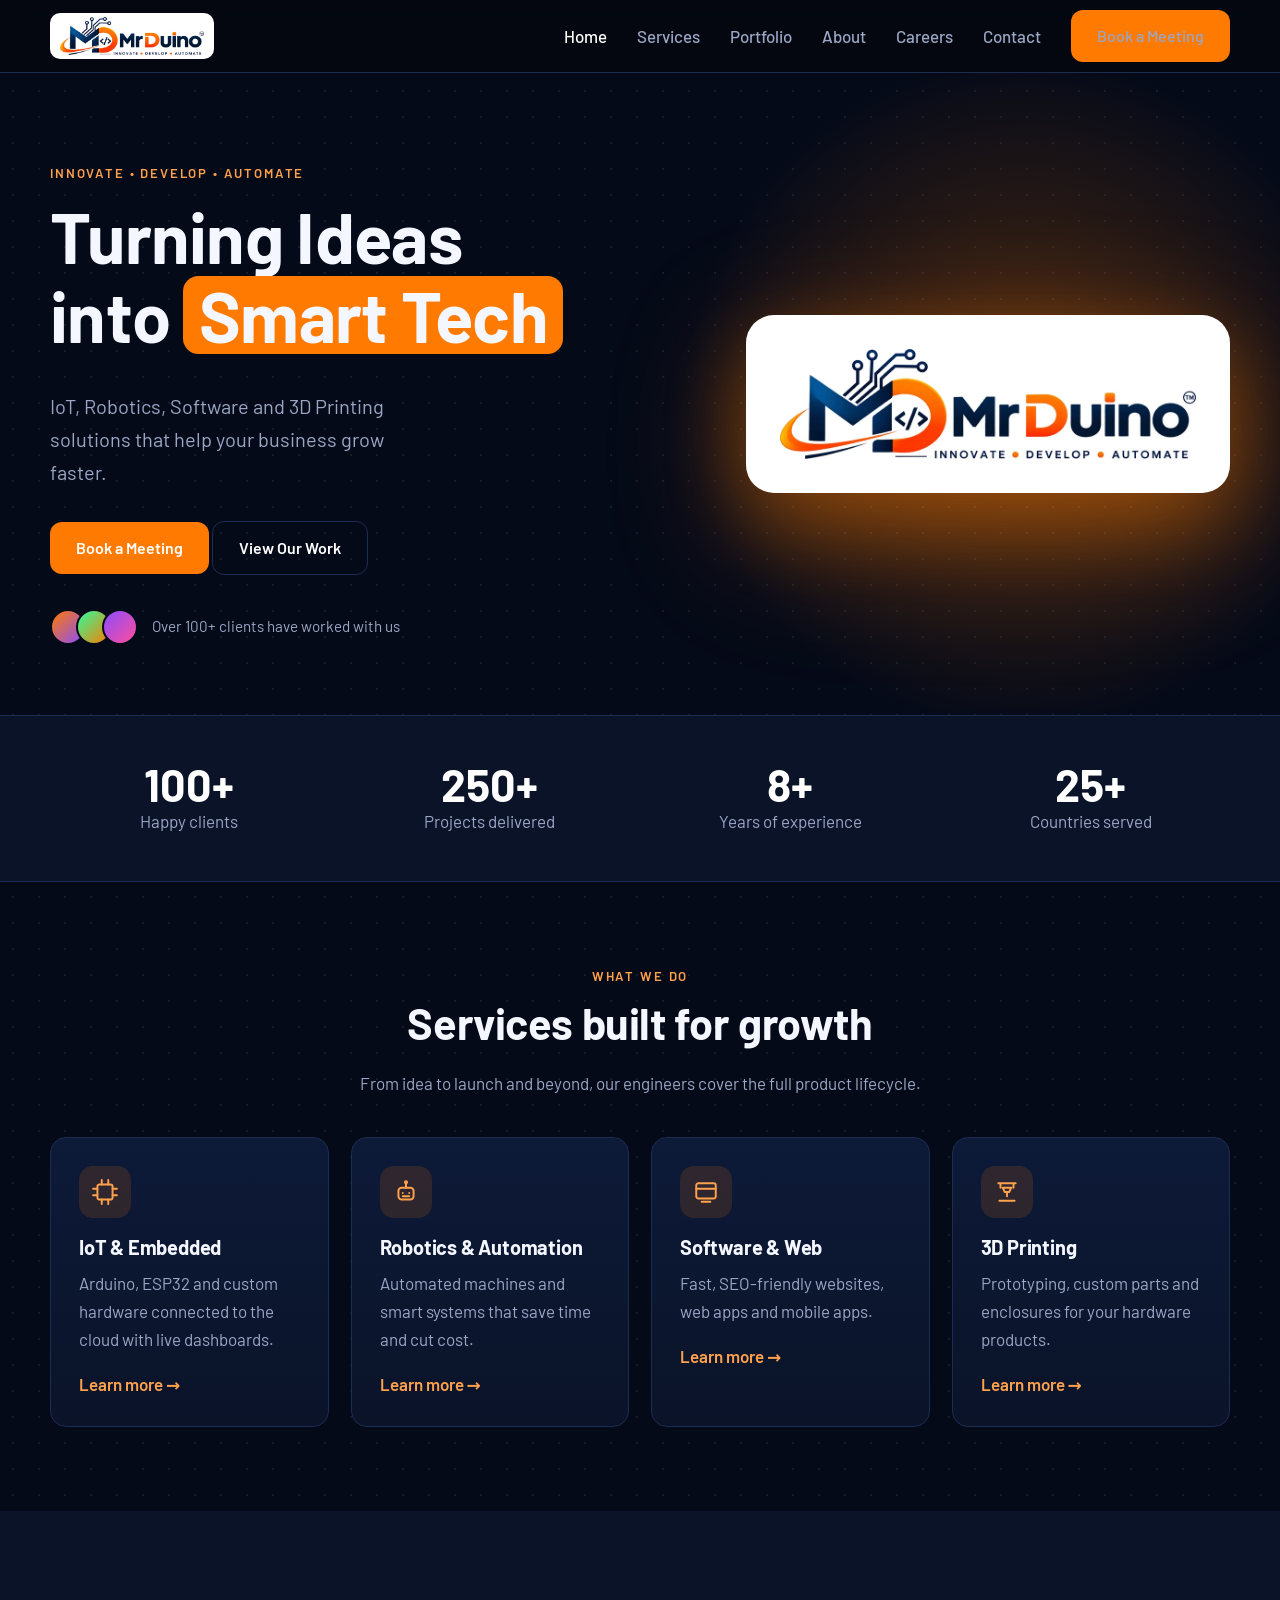
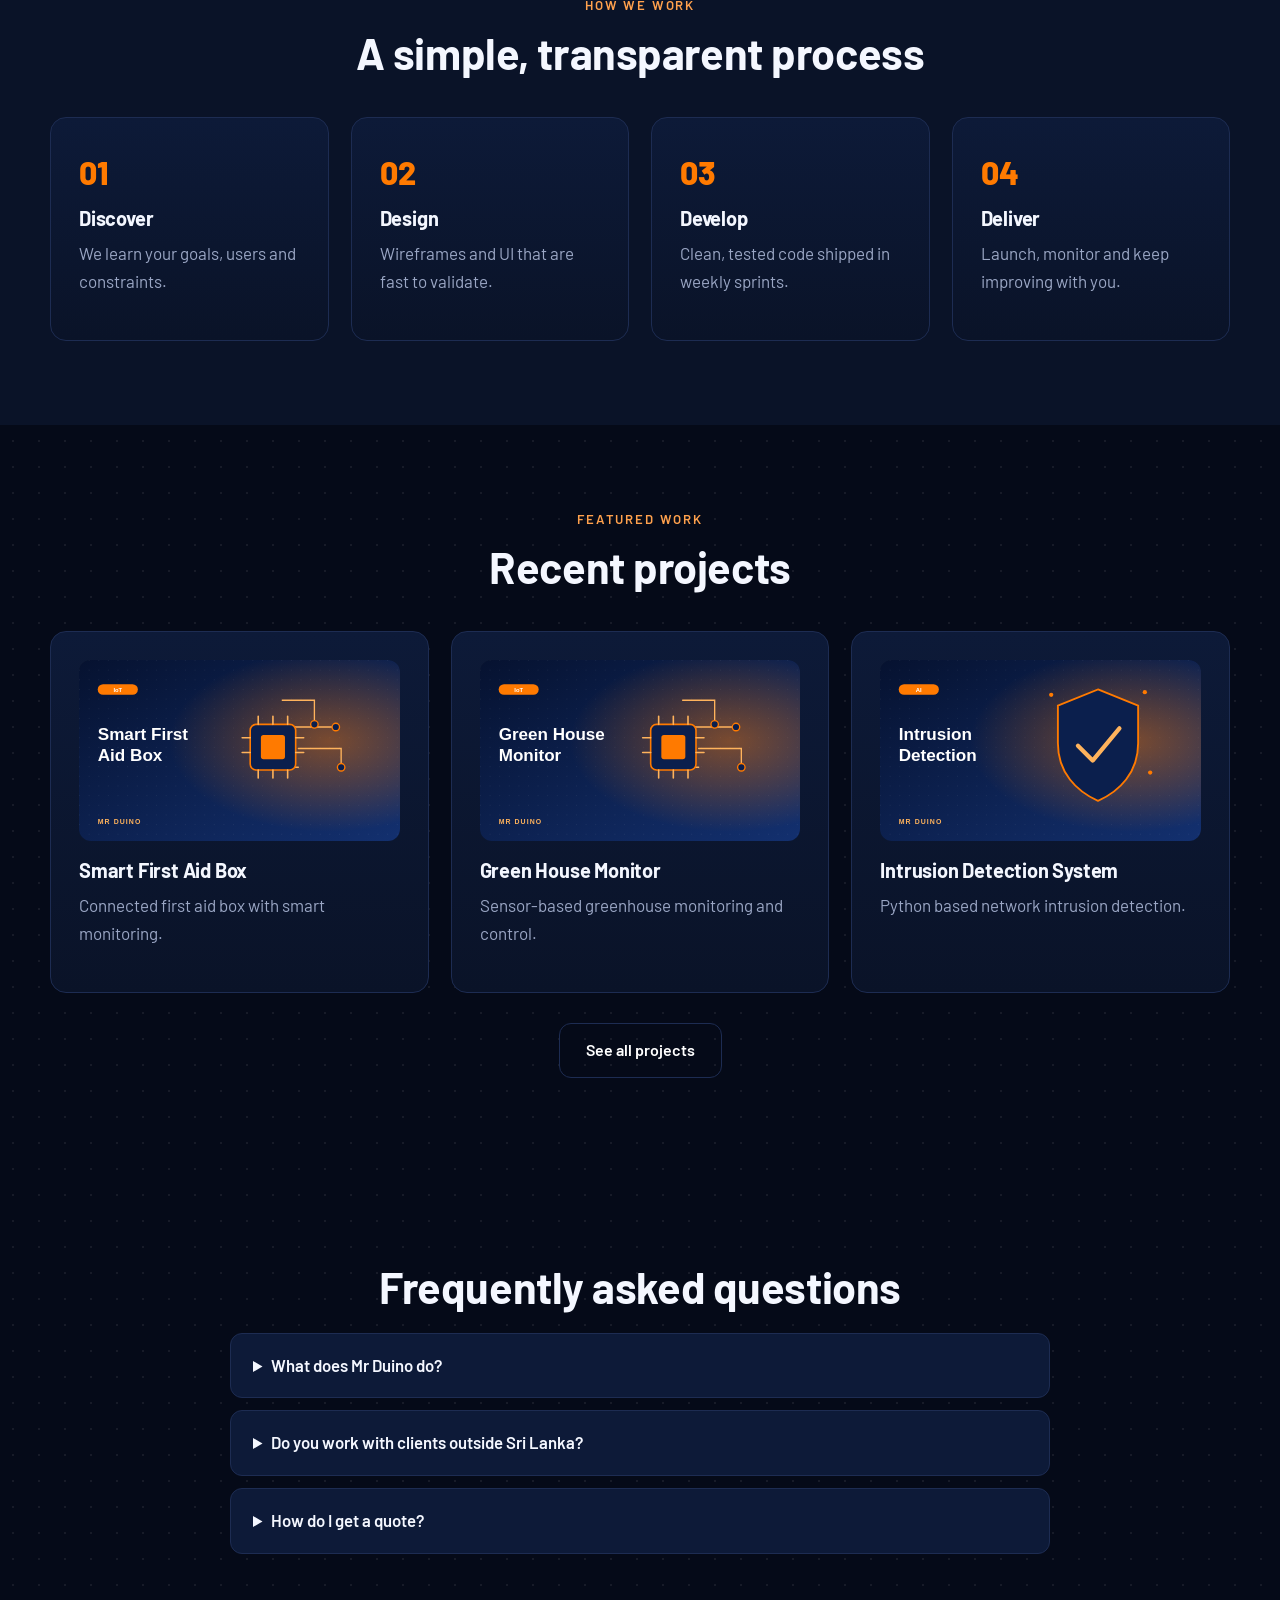
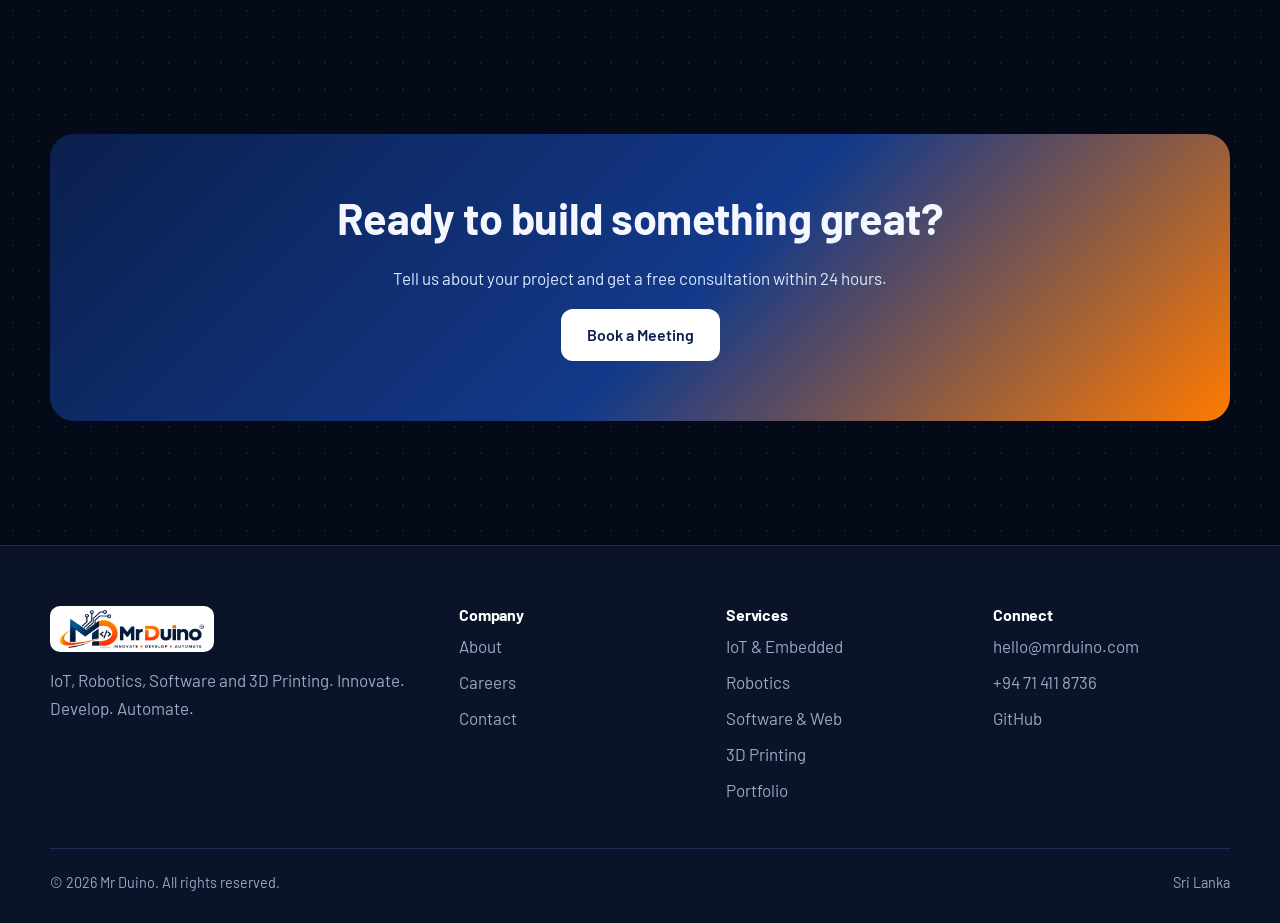
<file: index.html>
<!DOCTYPE html>
<html lang="en">
<head>
<meta charset="utf-8">
<meta name="viewport" content="width=device-width,initial-scale=1">
<title>Mr Duino | IoT, Robotics, Software &amp; 3D Printing Company</title>
<meta name="description" content="Mr Duino is a Sri Lankan technology company delivering IoT, robotics, software development and 3D printing solutions worldwide. Innovate. Develop. Automate.">
<meta name="robots" content="index,follow,max-image-preview:large,max-snippet:-1">
<meta name="theme-color" content="#050a18">
<link rel="canonical" href="https://mrduino.com/">
<link rel="icon" href="assets/img/favicon-48.png" sizes="48x48" type="image/png">
<link rel="apple-touch-icon" href="assets/img/apple-touch-icon.png">
<meta property="og:type" content="website">
<meta property="og:locale" content="en_US">
<link rel="alternate" hreflang="en" href="https://mrduino.com/">
<link rel="alternate" hreflang="x-default" href="https://mrduino.com/">
<link rel="manifest" href="manifest.webmanifest">
<meta name="author" content="Tirosh Menuka">
<meta property="og:site_name" content="Mr Duino">
<meta property="og:title" content="Mr Duino | IoT, Robotics, Software &amp; 3D Printing Company">
<meta property="og:description" content="Mr Duino is a Sri Lankan technology company delivering IoT, robotics, software development and 3D printing solutions worldwide. Innovate. Develop. Automate.">
<meta property="og:url" content="https://mrduino.com/">
<meta property="og:image" content="https://mrduino.com/assets/img/og-image.jpg">
<meta property="og:image:width" content="1200">
<meta property="og:image:height" content="630">
<meta name="twitter:card" content="summary_large_image">
<meta name="twitter:title" content="Mr Duino | IoT, Robotics, Software &amp; 3D Printing Company">
<meta name="twitter:description" content="Mr Duino is a Sri Lankan technology company delivering IoT, robotics, software development and 3D printing solutions worldwide. Innovate. Develop. Automate.">
<link rel="preload" as="image" href="assets/img/logo.webp" type="image/webp">
<link rel="preconnect" href="https://fonts.googleapis.com">
<link rel="preconnect" href="https://fonts.gstatic.com" crossorigin>
<link href="https://fonts.googleapis.com/css2?family=Barlow:wght@400;500;600;700;800&display=swap" rel="stylesheet">
<link rel="stylesheet" href="assets/css/styles.css">
<script type="application/ld+json">{"@context": "https://schema.org", "@type": "Organization", "name": "Mr Duino", "url": "https://mrduino.com/", "logo": "https://mrduino.com/assets/img/logo.png", "slogan": "Innovate. Develop. Automate.", "email": "hello@mrduino.com", "telephone": "+94714118736", "sameAs": ["https://github.com/menuka1"], "founder": {"@type": "Person", "name": "Tirosh Menuka"}, "address": {"@type": "PostalAddress", "addressCountry": "LK"}}</script>
<script type="application/ld+json">{"@context": "https://schema.org", "@type": "WebSite", "name": "Mr Duino", "url": "https://mrduino.com/"}</script>
<script type="application/ld+json">{"@context": "https://schema.org", "@type": "ProfessionalService", "name": "Mr Duino", "url": "https://mrduino.com/", "image": "https://mrduino.com/assets/img/og-image.jpg", "logo": "https://mrduino.com/assets/img/logo.png", "description": "IoT, robotics, software development and 3D printing company in Sri Lanka.", "email": "hello@mrduino.com", "telephone": "+94714118736", "slogan": "Innovate. Develop. Automate.", "address": {"@type": "PostalAddress", "addressCountry": "LK"}, "areaServed": "Worldwide", "founder": {"@type": "Person", "name": "Tirosh Menuka", "sameAs": "https://github.com/menuka1"}, "knowsAbout": ["IoT", "Arduino", "ESP32", "Robotics", "Automation", "Web development", "Mobile apps", "3D printing"], "sameAs": ["https://github.com/menuka1"]}</script>
<script type="application/ld+json">{"@context": "https://schema.org", "@type": "FAQPage", "mainEntity": [{"@type": "Question", "name": "What does Mr Duino do?", "acceptedAnswer": {"@type": "Answer", "text": "Mr Duino is a Sri Lankan technology company offering IoT development, robotics and automation, software and web development, mobile apps and 3D printing."}}, {"@type": "Question", "name": "Do you work with clients outside Sri Lanka?", "acceptedAnswer": {"@type": "Answer", "text": "Yes. We work with clients worldwide and communicate online with regular updates."}}, {"@type": "Question", "name": "How do I get a quote?", "acceptedAnswer": {"@type": "Answer", "text": "Use the contact page to book a meeting. We reply within 24 hours with next steps and an estimate."}}]}</script>
</head>
<body>
<a class="skip" href="#main">Skip to content</a>
<header class="site-header"><div class="container nav">
<a class="logo" href="index.html" aria-label="Mr Duino home"><img src="assets/img/logo.webp" alt="Mr Duino logo - Innovate, Develop, Automate" width="174" height="46"></a>
<button class="menu-btn" aria-expanded="false" aria-controls="menu">Menu</button>
<nav aria-label="Main"><ul class="nav-links" id="menu">
<li><a href="index.html" aria-current="page">Home</a></li>
<li><a href="services.html">Services</a></li>
<li><a href="portfolio.html">Portfolio</a></li>
<li><a href="about.html">About</a></li>
<li><a href="careers.html">Careers</a></li>
<li><a href="contact.html">Contact</a></li>
<li><a class="btn" href="contact.html">Book a Meeting</a></li></ul></nav></div></header>
<main id="main">
<section class="hero"><div class="container hero-grid">
<div><span class="eyebrow">Innovate &bull; Develop &bull; Automate</span>
<h1>Turning Ideas<br>into <span class="hl">Smart Tech</span></h1>
<p class="lead">IoT, Robotics, Software and 3D Printing solutions that help your business grow faster.</p>
<a class="btn" href="contact.html">Book a Meeting</a> <a class="btn ghost" href="portfolio.html">View Our Work</a>
<div class="proof"><div class="avatars"><i></i><i></i><i></i></div><span>Over 100+ clients have worked with us</span></div></div>
<div class="hero-art logo-card"><img src="assets/img/logo.webp" alt="Mr Duino - IoT, Robotics, Software and 3D Printing company" width="900" height="238" fetchpriority="high"></div></div></section>
<div class="stats"><div class="container grid g4">
<div class="stat"><b data-count="100" data-suffix="+">100+</b><span>Happy clients</span></div>
<div class="stat"><b data-count="250" data-suffix="+">250+</b><span>Projects delivered</span></div>
<div class="stat"><b data-count="8" data-suffix="+">8+</b><span>Years of experience</span></div>
<div class="stat"><b data-count="25" data-suffix="+">25+</b><span>Countries served</span></div></div></div>
<section><div class="container"><div class="center rv"><span class="eyebrow">What we do</span><h2>Services built for growth</h2>
<p>From idea to launch and beyond, our engineers cover the full product lifecycle.</p></div>
<div class="grid g4" style="margin-top:40px"><article class="card rv"><div class="icon"><svg viewBox="0 0 24 24" fill="none" stroke="currentColor" stroke-width="1.8" stroke-linecap="round" stroke-linejoin="round" aria-hidden="true"><rect x="5" y="5" width="14" height="14" rx="2"/><path d="M9 1v4M15 1v4M9 19v4M15 19v4M1 9h4M1 15h4M19 9h4M19 15h4"/></svg></div><h3>IoT &amp; Embedded</h3><p>Arduino, ESP32 and custom hardware connected to the cloud with live dashboards.</p><a class="link" href="iot-development.html">Learn more &rarr;</a></article><article class="card rv"><div class="icon"><svg viewBox="0 0 24 24" fill="none" stroke="currentColor" stroke-width="1.8" stroke-linecap="round" stroke-linejoin="round" aria-hidden="true"><rect x="5" y="8" width="14" height="11" rx="3"/><path d="M12 8V4M9 13h.01M15 13h.01M9 16h6"/><circle cx="12" cy="3" r="1"/></svg></div><h3>Robotics &amp; Automation</h3><p>Automated machines and smart systems that save time and cut cost.</p><a class="link" href="robotics-automation.html">Learn more &rarr;</a></article><article class="card rv"><div class="icon"><svg viewBox="0 0 24 24" fill="none" stroke="currentColor" stroke-width="1.8" stroke-linecap="round" stroke-linejoin="round" aria-hidden="true"><rect x="3" y="4" width="18" height="14" rx="2"/><path d="M3 9h18M8 21h8"/></svg></div><h3>Software &amp; Web</h3><p>Fast, SEO-friendly websites, web apps and mobile apps.</p><a class="link" href="software-web-development.html">Learn more &rarr;</a></article><article class="card rv"><div class="icon"><svg viewBox="0 0 24 24" fill="none" stroke="currentColor" stroke-width="1.8" stroke-linecap="round" stroke-linejoin="round" aria-hidden="true"><path d="M4 4h16M6 4v4M18 4v4M8 8h8l-2 4h-4zM5 20h14M12 12v4"/></svg></div><h3>3D Printing</h3><p>Prototyping, custom parts and enclosures for your hardware products.</p><a class="link" href="3d-printing-services.html">Learn more &rarr;</a></article></div></div></section>
<section style="background:var(--bg2)"><div class="container"><div class="center rv"><span class="eyebrow">How we work</span><h2>A simple, transparent process</h2></div>
<div class="grid g4 steps" style="margin-top:40px">
<div class="card rv"><h3>Discover</h3><p>We learn your goals, users and constraints.</p></div>
<div class="card rv"><h3>Design</h3><p>Wireframes and UI that are fast to validate.</p></div>
<div class="card rv"><h3>Develop</h3><p>Clean, tested code shipped in weekly sprints.</p></div>
<div class="card rv"><h3>Deliver</h3><p>Launch, monitor and keep improving with you.</p></div></div></div></section>
<section><div class="container"><div class="center rv"><span class="eyebrow">Featured work</span><h2>Recent projects</h2></div>
<div class="grid g3" style="margin-top:40px">
<article class="card proj rv"><img class="thumb" src="assets/img/covers/smart-first-aid-box.svg" alt="Smart First Aid Box project cover" width="1200" height="675" loading="lazy"><h3>Smart First Aid Box</h3><p>Connected first aid box with smart monitoring.</p></article>
<article class="card proj rv"><img class="thumb" src="assets/img/covers/green-house.svg" alt="Green House Monitor project cover" width="1200" height="675" loading="lazy"><h3>Green House Monitor</h3><p>Sensor-based greenhouse monitoring and control.</p></article>
<article class="card proj rv"><img class="thumb" src="assets/img/covers/intrusion-detection.svg" alt="Intrusion Detection System project cover" width="1200" height="675" loading="lazy"><h3>Intrusion Detection System</h3><p>Python based network intrusion detection.</p></article></div>
<p class="center" style="margin-top:30px"><a class="btn ghost" href="portfolio.html">See all projects</a></p></div></section>
<section><div class="container" style="max-width:820px"><div class="center rv"><h2>Frequently asked questions</h2></div><details><summary>What does Mr Duino do?</summary><p>Mr Duino is a Sri Lankan technology company offering IoT development, robotics and automation, software and web development, mobile apps and 3D printing.</p></details><details><summary>Do you work with clients outside Sri Lanka?</summary><p>Yes. We work with clients worldwide and communicate online with regular updates.</p></details><details><summary>How do I get a quote?</summary><p>Use the contact page to book a meeting. We reply within 24 hours with next steps and an estimate.</p></details></div></section><section><div class="container"><div class="cta rv"><h2>Ready to build something great?</h2>
<p>Tell us about your project and get a free consultation within 24 hours.</p><a class="btn" href="contact.html">Book a Meeting</a></div></div></section></main>
<footer class="site-footer"><div class="container">
<div class="foot">
<div><a class="logo" href="index.html"><img src="assets/img/logo.webp" alt="Mr Duino logo - Innovate, Develop, Automate" width="174" height="46"></a>
<p style="margin-top:14px">IoT, Robotics, Software and 3D Printing. Innovate. Develop. Automate.</p></div>
<div><h3>Company</h3><ul><li><a href="about.html">About</a></li><li><a href="careers.html">Careers</a></li><li><a href="contact.html">Contact</a></li></ul></div>
<div><h3>Services</h3><ul><li><a href="iot-development.html">IoT &amp; Embedded</a></li><li><a href="robotics-automation.html">Robotics</a></li><li><a href="software-web-development.html">Software &amp; Web</a></li><li><a href="3d-printing-services.html">3D Printing</a></li><li><a href="portfolio.html">Portfolio</a></li></ul></div>
<div><h3>Connect</h3><ul><li><a href="mailto:hello@mrduino.com">hello@mrduino.com</a></li><li><a href="tel:+94714118736">+94 71 411 8736</a></li><li><a href="https://github.com/menuka1" rel="noopener" target="_blank">GitHub</a></li></ul></div>
</div>
<div class="copy"><span>&copy; <span>2026</span> Mr Duino. All rights reserved.</span><span>Sri Lanka</span></div>
</div></footer>
<script src="assets/js/main.js" defer></script>
</body></html>
</file>
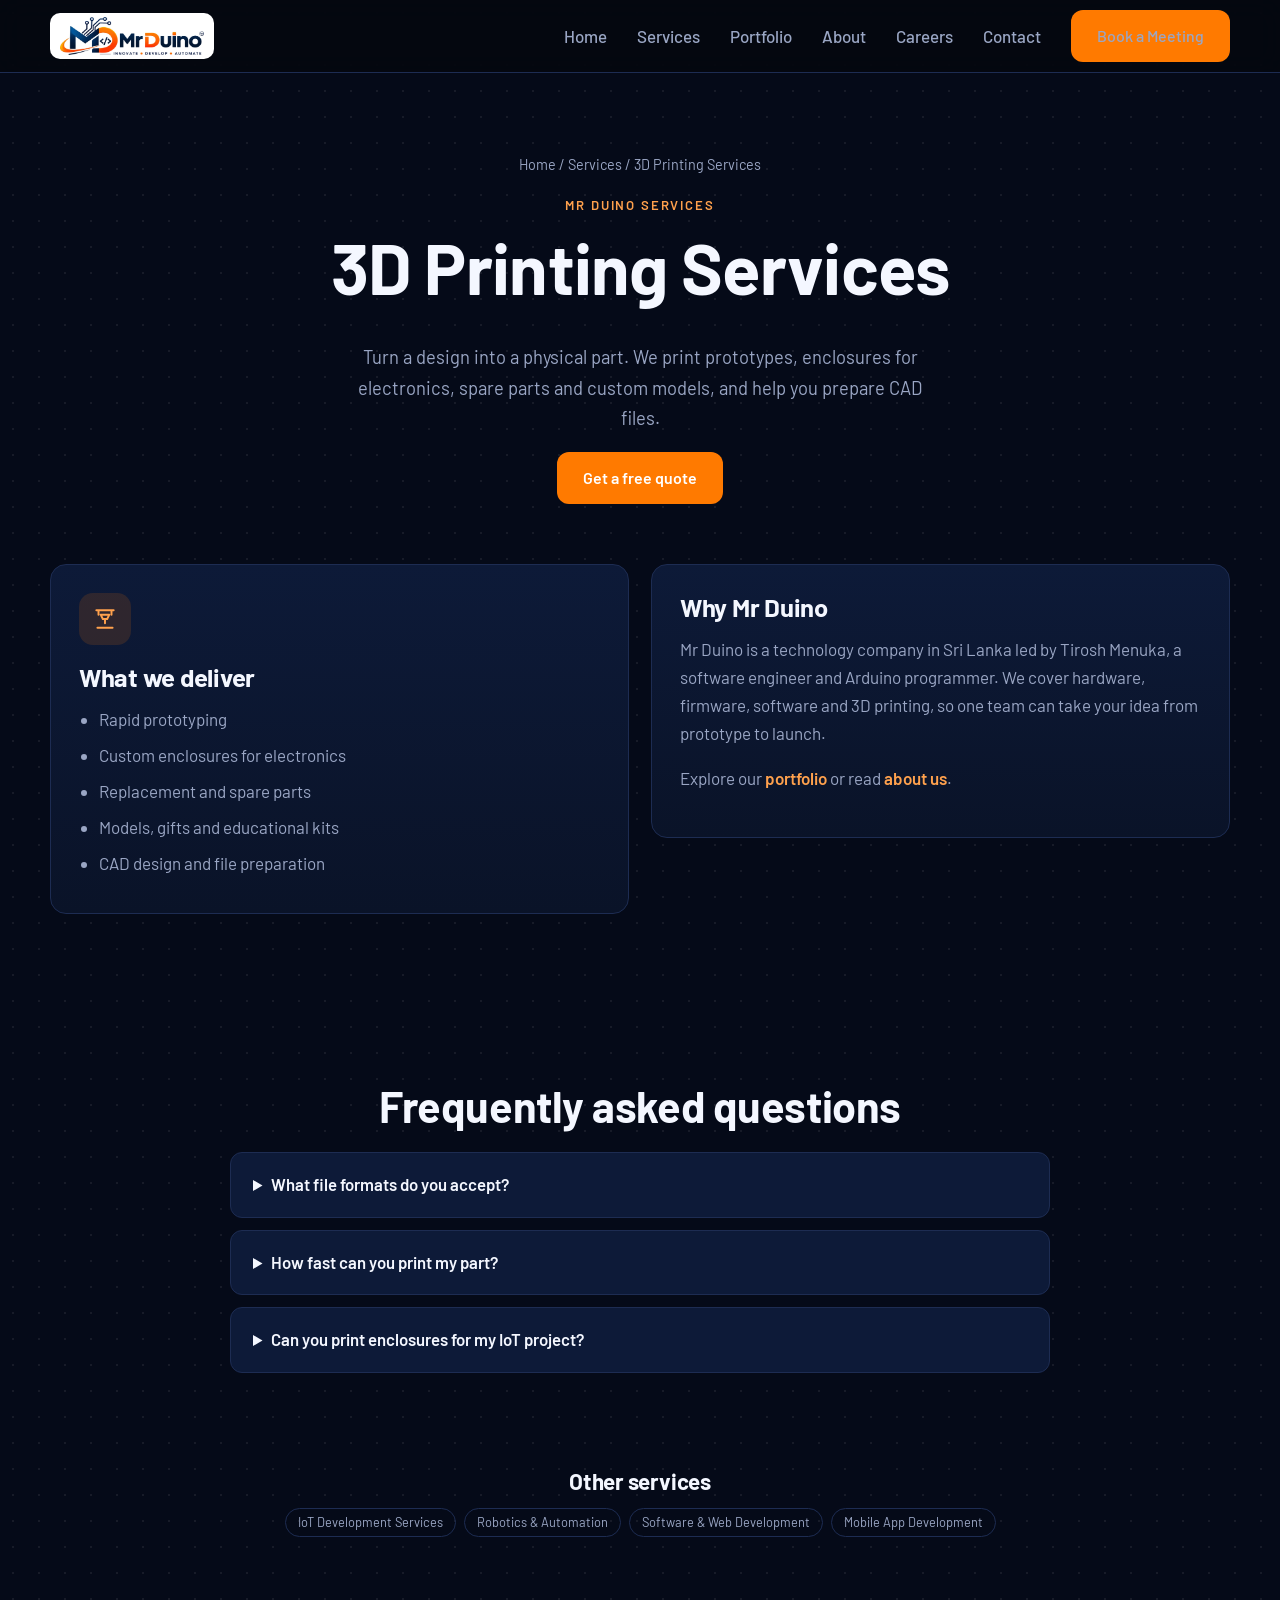
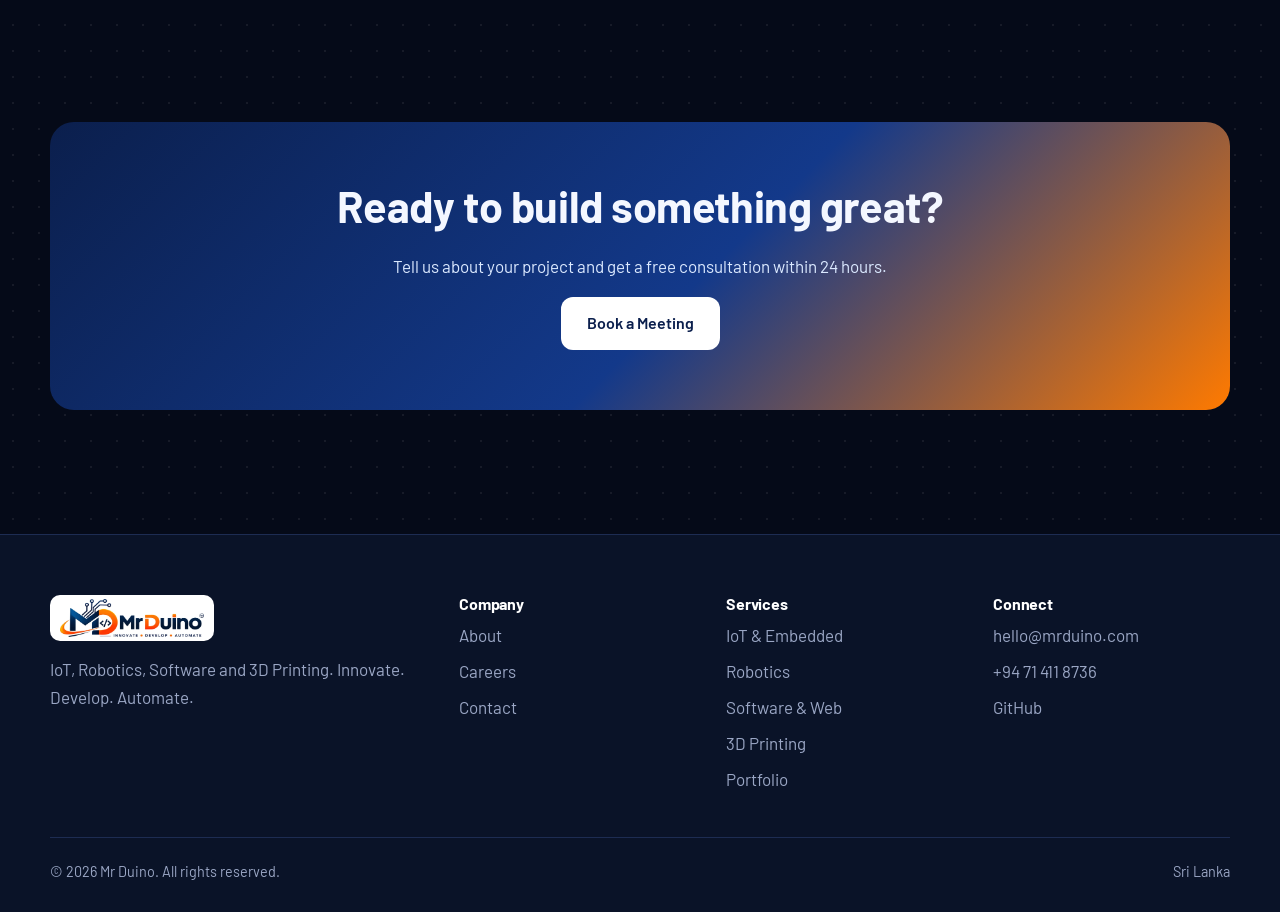
<file: 3d-printing-services.html>
<!DOCTYPE html>
<html lang="en">
<head>
<meta charset="utf-8">
<meta name="viewport" content="width=device-width,initial-scale=1">
<title>3D Printing Services Sri Lanka | Mr Duino</title>
<meta name="description" content="3D printing in Sri Lanka: rapid prototyping, custom parts, enclosures and models printed to your design. Fast turnaround from Mr Duino.">
<meta name="robots" content="index,follow,max-image-preview:large,max-snippet:-1">
<meta name="theme-color" content="#050a18">
<link rel="canonical" href="https://mrduino.com/3d-printing-services.html">
<link rel="icon" href="assets/img/favicon-48.png" sizes="48x48" type="image/png">
<link rel="apple-touch-icon" href="assets/img/apple-touch-icon.png">
<meta property="og:type" content="website">
<meta property="og:locale" content="en_US">
<link rel="alternate" hreflang="en" href="https://mrduino.com/3d-printing-services.html">
<link rel="alternate" hreflang="x-default" href="https://mrduino.com/3d-printing-services.html">
<link rel="manifest" href="manifest.webmanifest">
<meta name="author" content="Tirosh Menuka">
<meta property="og:site_name" content="Mr Duino">
<meta property="og:title" content="3D Printing Services Sri Lanka | Mr Duino">
<meta property="og:description" content="3D printing in Sri Lanka: rapid prototyping, custom parts, enclosures and models printed to your design. Fast turnaround from Mr Duino.">
<meta property="og:url" content="https://mrduino.com/3d-printing-services.html">
<meta property="og:image" content="https://mrduino.com/assets/img/og-image.jpg">
<meta property="og:image:width" content="1200">
<meta property="og:image:height" content="630">
<meta name="twitter:card" content="summary_large_image">
<meta name="twitter:title" content="3D Printing Services Sri Lanka | Mr Duino">
<meta name="twitter:description" content="3D printing in Sri Lanka: rapid prototyping, custom parts, enclosures and models printed to your design. Fast turnaround from Mr Duino.">
<link rel="preconnect" href="https://fonts.googleapis.com">
<link rel="preconnect" href="https://fonts.gstatic.com" crossorigin>
<link href="https://fonts.googleapis.com/css2?family=Barlow:wght@400;500;600;700;800&display=swap" rel="stylesheet">
<link rel="stylesheet" href="assets/css/styles.css">
<script type="application/ld+json">{"@context": "https://schema.org", "@type": "Organization", "name": "Mr Duino", "url": "https://mrduino.com/", "logo": "https://mrduino.com/assets/img/logo.png", "slogan": "Innovate. Develop. Automate.", "email": "hello@mrduino.com", "telephone": "+94714118736", "sameAs": ["https://github.com/menuka1"], "founder": {"@type": "Person", "name": "Tirosh Menuka"}, "address": {"@type": "PostalAddress", "addressCountry": "LK"}}</script>
<script type="application/ld+json">{"@context": "https://schema.org", "@type": "WebSite", "name": "Mr Duino", "url": "https://mrduino.com/"}</script>
<script type="application/ld+json">{"@context": "https://schema.org", "@type": "BreadcrumbList", "itemListElement": [{"@type": "ListItem", "position": 1, "name": "Home", "item": "https://mrduino.com/"}, {"@type": "ListItem", "position": 2, "name": "Services", "item": "https://mrduino.com/services.html"}, {"@type": "ListItem", "position": 3, "name": "3D Printing Services", "item": "https://mrduino.com/3d-printing-services.html"}]}</script>
<script type="application/ld+json">{"@context": "https://schema.org", "@type": "Service", "name": "3D Printing Services", "serviceType": "3D Printing Services", "description": "3D printing in Sri Lanka: rapid prototyping, custom parts, enclosures and models printed to your design. Fast turnaround from Mr Duino.", "url": "https://mrduino.com/3d-printing-services.html", "provider": {"@type": "Organization", "name": "Mr Duino", "url": "https://mrduino.com/"}, "areaServed": "Worldwide"}</script>
<script type="application/ld+json">{"@context": "https://schema.org", "@type": "FAQPage", "mainEntity": [{"@type": "Question", "name": "What file formats do you accept?", "acceptedAnswer": {"@type": "Answer", "text": "We accept STL, OBJ and STEP files, and can create the 3D model from your sketch or idea."}}, {"@type": "Question", "name": "How fast can you print my part?", "acceptedAnswer": {"@type": "Answer", "text": "Small parts are usually ready within a few days, depending on size and quantity."}}, {"@type": "Question", "name": "Can you print enclosures for my IoT project?", "acceptedAnswer": {"@type": "Answer", "text": "Yes, we design and print custom cases that fit your boards and sensors exactly."}}]}</script>
</head>
<body>
<a class="skip" href="#main">Skip to content</a>
<header class="site-header"><div class="container nav">
<a class="logo" href="index.html" aria-label="Mr Duino home"><img src="assets/img/logo.webp" alt="Mr Duino logo - Innovate, Develop, Automate" width="174" height="46"></a>
<button class="menu-btn" aria-expanded="false" aria-controls="menu">Menu</button>
<nav aria-label="Main"><ul class="nav-links" id="menu">
<li><a href="index.html">Home</a></li>
<li><a href="services.html">Services</a></li>
<li><a href="portfolio.html">Portfolio</a></li>
<li><a href="about.html">About</a></li>
<li><a href="careers.html">Careers</a></li>
<li><a href="contact.html">Contact</a></li>
<li><a class="btn" href="contact.html">Book a Meeting</a></li></ul></nav></div></header>
<main id="main">
<section class="page-hero"><div class="container"><nav class="crumbs" aria-label="Breadcrumb"><a href="index.html">Home</a> / <a href="services.html">Services</a> / 3D Printing Services</nav>
<span class="eyebrow">Mr Duino services</span><h1>3D Printing Services</h1><p>Turn a design into a physical part. We print prototypes, enclosures for electronics, spare parts and custom models, and help you prepare CAD files.</p><a class="btn" href="contact.html?service=3d-printing-services">Get a free quote</a></div></section>
<section style="padding-top:30px"><div class="container grid g2" style="align-items:start">
<article class="card rv"><div class="icon"><svg viewBox="0 0 24 24" fill="none" stroke="currentColor" stroke-width="1.8" stroke-linecap="round" stroke-linejoin="round" aria-hidden="true"><path d="M4 4h16M6 4v4M18 4v4M8 8h8l-2 4h-4zM5 20h14M12 12v4"/></svg></div><h2 style="font-size:1.6rem">What we deliver</h2><ul style="color:var(--muted);padding-left:20px;margin:0"><li style='margin-bottom:8px'>Rapid prototyping</li><li style='margin-bottom:8px'>Custom enclosures for electronics</li><li style='margin-bottom:8px'>Replacement and spare parts</li><li style='margin-bottom:8px'>Models, gifts and educational kits</li><li style='margin-bottom:8px'>CAD design and file preparation</li></ul></article>
<article class="card rv"><h2 style="font-size:1.6rem">Why Mr Duino</h2><p>Mr Duino is a technology company in Sri Lanka led by Tirosh Menuka, a software engineer and Arduino programmer. We cover hardware, firmware, software and 3D printing, so one team can take your idea from prototype to launch.</p>
<p>Explore our <a class="link" href="portfolio.html">portfolio</a> or read <a class="link" href="about.html">about us</a>.</p></article></div></section>
<section><div class="container" style="max-width:820px"><div class="center rv"><h2>Frequently asked questions</h2></div><details><summary>What file formats do you accept?</summary><p>We accept STL, OBJ and STEP files, and can create the 3D model from your sketch or idea.</p></details><details><summary>How fast can you print my part?</summary><p>Small parts are usually ready within a few days, depending on size and quantity.</p></details><details><summary>Can you print enclosures for my IoT project?</summary><p>Yes, we design and print custom cases that fit your boards and sensors exactly.</p></details></div></section>
<section style="padding-top:0"><div class="container"><div class="center"><h2 style="font-size:1.4rem">Other services</h2></div><ul class="tags" style="justify-content:center"><li><a href="iot-development.html">IoT Development Services</a></li><li><a href="robotics-automation.html">Robotics &amp; Automation</a></li><li><a href="software-web-development.html">Software &amp; Web Development</a></li><li><a href="mobile-app-development.html">Mobile App Development</a></li></ul></div></section><section><div class="container"><div class="cta rv"><h2>Ready to build something great?</h2>
<p>Tell us about your project and get a free consultation within 24 hours.</p><a class="btn" href="contact.html">Book a Meeting</a></div></div></section></main>
<footer class="site-footer"><div class="container">
<div class="foot">
<div><a class="logo" href="index.html"><img src="assets/img/logo.webp" alt="Mr Duino logo - Innovate, Develop, Automate" width="174" height="46"></a>
<p style="margin-top:14px">IoT, Robotics, Software and 3D Printing. Innovate. Develop. Automate.</p></div>
<div><h3>Company</h3><ul><li><a href="about.html">About</a></li><li><a href="careers.html">Careers</a></li><li><a href="contact.html">Contact</a></li></ul></div>
<div><h3>Services</h3><ul><li><a href="iot-development.html">IoT &amp; Embedded</a></li><li><a href="robotics-automation.html">Robotics</a></li><li><a href="software-web-development.html">Software &amp; Web</a></li><li><a href="3d-printing-services.html">3D Printing</a></li><li><a href="portfolio.html">Portfolio</a></li></ul></div>
<div><h3>Connect</h3><ul><li><a href="mailto:hello@mrduino.com">hello@mrduino.com</a></li><li><a href="tel:+94714118736">+94 71 411 8736</a></li><li><a href="https://github.com/menuka1" rel="noopener" target="_blank">GitHub</a></li></ul></div>
</div>
<div class="copy"><span>&copy; <span>2026</span> Mr Duino. All rights reserved.</span><span>Sri Lanka</span></div>
</div></footer>
<script src="assets/js/main.js" defer></script>
</body></html>
</file>
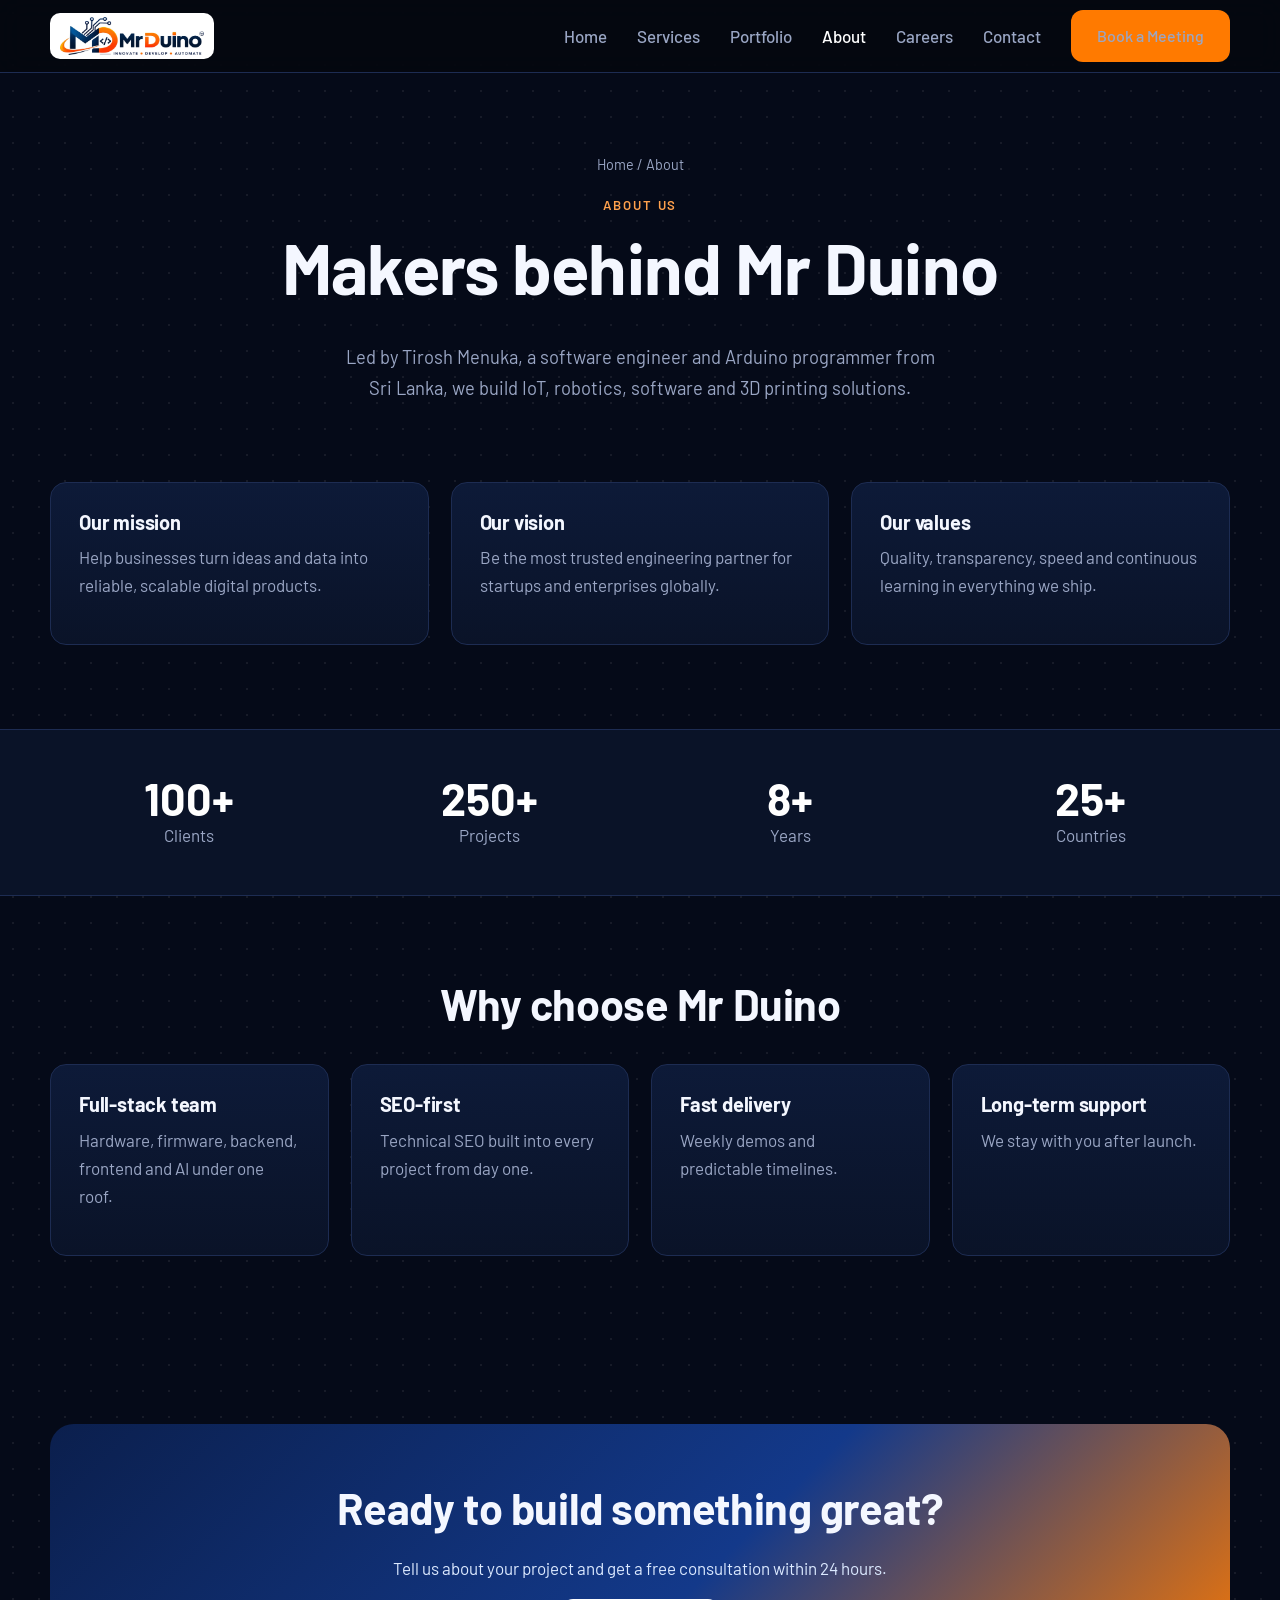
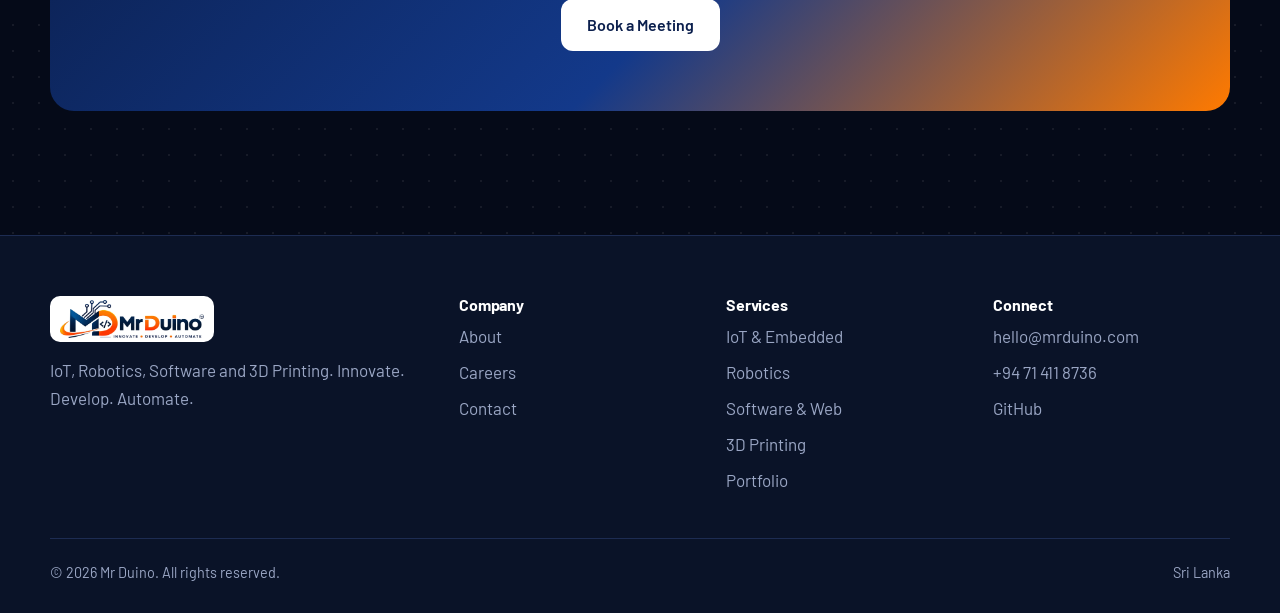
<file: about.html>
<!DOCTYPE html>
<html lang="en">
<head>
<meta charset="utf-8">
<meta name="viewport" content="width=device-width,initial-scale=1">
<title>About Mr Duino | Our Story, Team &amp; Values</title>
<meta name="description" content="Learn about Mr Duino, a Sri Lankan technology company led by Tirosh Menuka delivering IoT, robotics, software and 3D printing solutions.">
<meta name="robots" content="index,follow,max-image-preview:large,max-snippet:-1">
<meta name="theme-color" content="#050a18">
<link rel="canonical" href="https://mrduino.com/about.html">
<link rel="icon" href="assets/img/favicon-48.png" sizes="48x48" type="image/png">
<link rel="apple-touch-icon" href="assets/img/apple-touch-icon.png">
<meta property="og:type" content="website">
<meta property="og:locale" content="en_US">
<link rel="alternate" hreflang="en" href="https://mrduino.com/about.html">
<link rel="alternate" hreflang="x-default" href="https://mrduino.com/about.html">
<link rel="manifest" href="manifest.webmanifest">
<meta name="author" content="Tirosh Menuka">
<meta property="og:site_name" content="Mr Duino">
<meta property="og:title" content="About Mr Duino | Our Story, Team &amp; Values">
<meta property="og:description" content="Learn about Mr Duino, a Sri Lankan technology company led by Tirosh Menuka delivering IoT, robotics, software and 3D printing solutions.">
<meta property="og:url" content="https://mrduino.com/about.html">
<meta property="og:image" content="https://mrduino.com/assets/img/og-image.jpg">
<meta property="og:image:width" content="1200">
<meta property="og:image:height" content="630">
<meta name="twitter:card" content="summary_large_image">
<meta name="twitter:title" content="About Mr Duino | Our Story, Team &amp; Values">
<meta name="twitter:description" content="Learn about Mr Duino, a Sri Lankan technology company led by Tirosh Menuka delivering IoT, robotics, software and 3D printing solutions.">
<link rel="preconnect" href="https://fonts.googleapis.com">
<link rel="preconnect" href="https://fonts.gstatic.com" crossorigin>
<link href="https://fonts.googleapis.com/css2?family=Barlow:wght@400;500;600;700;800&display=swap" rel="stylesheet">
<link rel="stylesheet" href="assets/css/styles.css">
<script type="application/ld+json">{"@context": "https://schema.org", "@type": "Organization", "name": "Mr Duino", "url": "https://mrduino.com/", "logo": "https://mrduino.com/assets/img/logo.png", "slogan": "Innovate. Develop. Automate.", "email": "hello@mrduino.com", "telephone": "+94714118736", "sameAs": ["https://github.com/menuka1"], "founder": {"@type": "Person", "name": "Tirosh Menuka"}, "address": {"@type": "PostalAddress", "addressCountry": "LK"}}</script>
<script type="application/ld+json">{"@context": "https://schema.org", "@type": "WebSite", "name": "Mr Duino", "url": "https://mrduino.com/"}</script>
<script type="application/ld+json">{"@context": "https://schema.org", "@type": "BreadcrumbList", "itemListElement": [{"@type": "ListItem", "position": 1, "name": "Home", "item": "https://mrduino.com/"}, {"@type": "ListItem", "position": 2, "name": "About", "item": "https://mrduino.com/about.html"}]}</script>
</head>
<body>
<a class="skip" href="#main">Skip to content</a>
<header class="site-header"><div class="container nav">
<a class="logo" href="index.html" aria-label="Mr Duino home"><img src="assets/img/logo.webp" alt="Mr Duino logo - Innovate, Develop, Automate" width="174" height="46"></a>
<button class="menu-btn" aria-expanded="false" aria-controls="menu">Menu</button>
<nav aria-label="Main"><ul class="nav-links" id="menu">
<li><a href="index.html">Home</a></li>
<li><a href="services.html">Services</a></li>
<li><a href="portfolio.html">Portfolio</a></li>
<li><a href="about.html" aria-current="page">About</a></li>
<li><a href="careers.html">Careers</a></li>
<li><a href="contact.html">Contact</a></li>
<li><a class="btn" href="contact.html">Book a Meeting</a></li></ul></nav></div></header>
<main id="main">
<section class="page-hero"><div class="container"><nav class="crumbs" aria-label="Breadcrumb"><a href="index.html">Home</a> / About</nav><span class="eyebrow">About us</span><h1>Makers behind Mr Duino</h1>
<p>Led by Tirosh Menuka, a software engineer and Arduino programmer from Sri Lanka, we build IoT, robotics, software and 3D printing solutions.</p></div></section>
<section style="padding-top:30px"><div class="container grid g3">
<article class="card rv"><h3>Our mission</h3><p>Help businesses turn ideas and data into reliable, scalable digital products.</p></article>
<article class="card rv"><h3>Our vision</h3><p>Be the most trusted engineering partner for startups and enterprises globally.</p></article>
<article class="card rv"><h3>Our values</h3><p>Quality, transparency, speed and continuous learning in everything we ship.</p></article></div></section>
<div class="stats"><div class="container grid g4">
<div class="stat"><b>100+</b><span>Clients</span></div><div class="stat"><b>250+</b><span>Projects</span></div>
<div class="stat"><b>8+</b><span>Years</span></div><div class="stat"><b>25+</b><span>Countries</span></div></div></div>
<section><div class="container"><div class="center rv"><h2>Why choose Mr Duino</h2></div><div class="grid g4" style="margin-top:36px">
<div class="card rv"><h3>Full-stack team</h3><p>Hardware, firmware, backend, frontend and AI under one roof.</p></div>
<div class="card rv"><h3>SEO-first</h3><p>Technical SEO built into every project from day one.</p></div>
<div class="card rv"><h3>Fast delivery</h3><p>Weekly demos and predictable timelines.</p></div>
<div class="card rv"><h3>Long-term support</h3><p>We stay with you after launch.</p></div></div></div></section>
<section><div class="container"><div class="cta rv"><h2>Ready to build something great?</h2>
<p>Tell us about your project and get a free consultation within 24 hours.</p><a class="btn" href="contact.html">Book a Meeting</a></div></div></section></main>
<footer class="site-footer"><div class="container">
<div class="foot">
<div><a class="logo" href="index.html"><img src="assets/img/logo.webp" alt="Mr Duino logo - Innovate, Develop, Automate" width="174" height="46"></a>
<p style="margin-top:14px">IoT, Robotics, Software and 3D Printing. Innovate. Develop. Automate.</p></div>
<div><h3>Company</h3><ul><li><a href="about.html">About</a></li><li><a href="careers.html">Careers</a></li><li><a href="contact.html">Contact</a></li></ul></div>
<div><h3>Services</h3><ul><li><a href="iot-development.html">IoT &amp; Embedded</a></li><li><a href="robotics-automation.html">Robotics</a></li><li><a href="software-web-development.html">Software &amp; Web</a></li><li><a href="3d-printing-services.html">3D Printing</a></li><li><a href="portfolio.html">Portfolio</a></li></ul></div>
<div><h3>Connect</h3><ul><li><a href="mailto:hello@mrduino.com">hello@mrduino.com</a></li><li><a href="tel:+94714118736">+94 71 411 8736</a></li><li><a href="https://github.com/menuka1" rel="noopener" target="_blank">GitHub</a></li></ul></div>
</div>
<div class="copy"><span>&copy; <span>2026</span> Mr Duino. All rights reserved.</span><span>Sri Lanka</span></div>
</div></footer>
<script src="assets/js/main.js" defer></script>
</body></html>
</file>
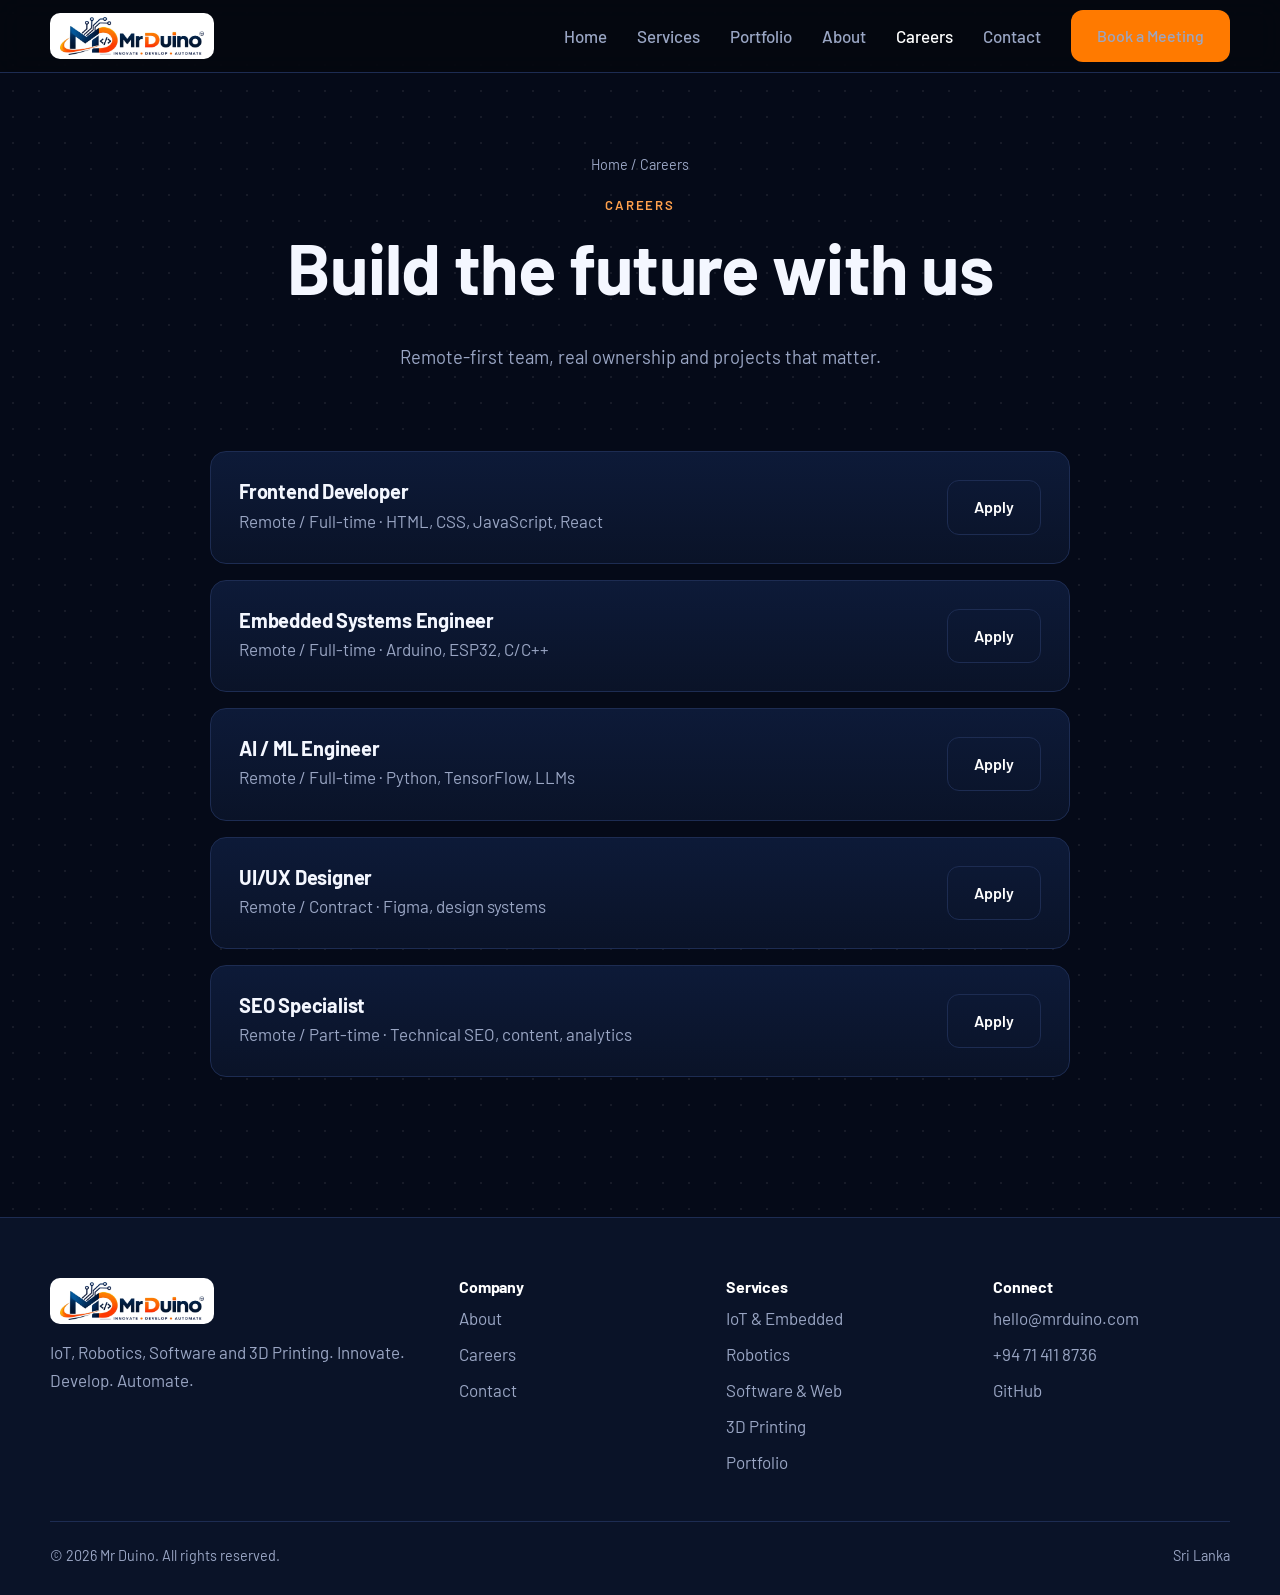
<file: careers.html>
<!DOCTYPE html>
<html lang="en">
<head>
<meta charset="utf-8">
<meta name="viewport" content="width=device-width,initial-scale=1">
<title>Careers at Mr Duino | Join Our Software Team</title>
<meta name="description" content="Join Mr Duino. Open roles in frontend development, embedded systems, AI, design and SEO. Work remotely with a global team.">
<meta name="robots" content="index,follow,max-image-preview:large,max-snippet:-1">
<meta name="theme-color" content="#050a18">
<link rel="canonical" href="https://mrduino.com/careers.html">
<link rel="icon" href="assets/img/favicon-48.png" sizes="48x48" type="image/png">
<link rel="apple-touch-icon" href="assets/img/apple-touch-icon.png">
<meta property="og:type" content="website">
<meta property="og:locale" content="en_US">
<link rel="alternate" hreflang="en" href="https://mrduino.com/careers.html">
<link rel="alternate" hreflang="x-default" href="https://mrduino.com/careers.html">
<link rel="manifest" href="manifest.webmanifest">
<meta name="author" content="Tirosh Menuka">
<meta property="og:site_name" content="Mr Duino">
<meta property="og:title" content="Careers at Mr Duino | Join Our Software Team">
<meta property="og:description" content="Join Mr Duino. Open roles in frontend development, embedded systems, AI, design and SEO. Work remotely with a global team.">
<meta property="og:url" content="https://mrduino.com/careers.html">
<meta property="og:image" content="https://mrduino.com/assets/img/og-image.jpg">
<meta property="og:image:width" content="1200">
<meta property="og:image:height" content="630">
<meta name="twitter:card" content="summary_large_image">
<meta name="twitter:title" content="Careers at Mr Duino | Join Our Software Team">
<meta name="twitter:description" content="Join Mr Duino. Open roles in frontend development, embedded systems, AI, design and SEO. Work remotely with a global team.">
<link rel="preconnect" href="https://fonts.googleapis.com">
<link rel="preconnect" href="https://fonts.gstatic.com" crossorigin>
<link href="https://fonts.googleapis.com/css2?family=Barlow:wght@400;500;600;700;800&display=swap" rel="stylesheet">
<link rel="stylesheet" href="assets/css/styles.css">
<script type="application/ld+json">{"@context": "https://schema.org", "@type": "Organization", "name": "Mr Duino", "url": "https://mrduino.com/", "logo": "https://mrduino.com/assets/img/logo.png", "slogan": "Innovate. Develop. Automate.", "email": "hello@mrduino.com", "telephone": "+94714118736", "sameAs": ["https://github.com/menuka1"], "founder": {"@type": "Person", "name": "Tirosh Menuka"}, "address": {"@type": "PostalAddress", "addressCountry": "LK"}}</script>
<script type="application/ld+json">{"@context": "https://schema.org", "@type": "WebSite", "name": "Mr Duino", "url": "https://mrduino.com/"}</script>
<script type="application/ld+json">{"@context": "https://schema.org", "@type": "BreadcrumbList", "itemListElement": [{"@type": "ListItem", "position": 1, "name": "Home", "item": "https://mrduino.com/"}, {"@type": "ListItem", "position": 2, "name": "Careers", "item": "https://mrduino.com/careers.html"}]}</script>
<script type="application/ld+json">{"@context": "https://schema.org", "@type": "JobPosting", "title": "Frontend Developer", "description": "Frontend Developer at Mr Duino. Skills: HTML, CSS, JavaScript, React.", "datePosted": "2026-01-01", "employmentType": "FULL_TIME", "hiringOrganization": {"@type": "Organization", "name": "Mr Duino", "sameAs": "https://mrduino.com"}, "jobLocationType": "TELECOMMUTE", "applicantLocationRequirements": {"@type": "Country", "name": "Worldwide"}}</script>
<script type="application/ld+json">{"@context": "https://schema.org", "@type": "JobPosting", "title": "Embedded Systems Engineer", "description": "Embedded Systems Engineer at Mr Duino. Skills: Arduino, ESP32, C/C++.", "datePosted": "2026-01-01", "employmentType": "FULL_TIME", "hiringOrganization": {"@type": "Organization", "name": "Mr Duino", "sameAs": "https://mrduino.com"}, "jobLocationType": "TELECOMMUTE", "applicantLocationRequirements": {"@type": "Country", "name": "Worldwide"}}</script>
</head>
<body>
<a class="skip" href="#main">Skip to content</a>
<header class="site-header"><div class="container nav">
<a class="logo" href="index.html" aria-label="Mr Duino home"><img src="assets/img/logo.webp" alt="Mr Duino logo - Innovate, Develop, Automate" width="174" height="46"></a>
<button class="menu-btn" aria-expanded="false" aria-controls="menu">Menu</button>
<nav aria-label="Main"><ul class="nav-links" id="menu">
<li><a href="index.html">Home</a></li>
<li><a href="services.html">Services</a></li>
<li><a href="portfolio.html">Portfolio</a></li>
<li><a href="about.html">About</a></li>
<li><a href="careers.html" aria-current="page">Careers</a></li>
<li><a href="contact.html">Contact</a></li>
<li><a class="btn" href="contact.html">Book a Meeting</a></li></ul></nav></div></header>
<main id="main">
<section class="page-hero"><div class="container"><nav class="crumbs" aria-label="Breadcrumb"><a href="index.html">Home</a> / Careers</nav><span class="eyebrow">Careers</span><h1>Build the future with us</h1>
<p>Remote-first team, real ownership and projects that matter.</p></div></section>
<section style="padding-top:30px"><div class="container" style="max-width:860px"><article class="card job rv" style="margin-bottom:16px"><div><h3>Frontend Developer</h3><p>Remote / Full-time &middot; HTML, CSS, JavaScript, React</p></div><a class="btn ghost" href="contact.html?role=Frontend+Developer">Apply</a></article><article class="card job rv" style="margin-bottom:16px"><div><h3>Embedded Systems Engineer</h3><p>Remote / Full-time &middot; Arduino, ESP32, C/C++</p></div><a class="btn ghost" href="contact.html?role=Embedded+Systems+Engineer">Apply</a></article><article class="card job rv" style="margin-bottom:16px"><div><h3>AI / ML Engineer</h3><p>Remote / Full-time &middot; Python, TensorFlow, LLMs</p></div><a class="btn ghost" href="contact.html?role=AI+/+ML+Engineer">Apply</a></article><article class="card job rv" style="margin-bottom:16px"><div><h3>UI/UX Designer</h3><p>Remote / Contract &middot; Figma, design systems</p></div><a class="btn ghost" href="contact.html?role=UI/UX+Designer">Apply</a></article><article class="card job rv" style="margin-bottom:16px"><div><h3>SEO Specialist</h3><p>Remote / Part-time &middot; Technical SEO, content, analytics</p></div><a class="btn ghost" href="contact.html?role=SEO+Specialist">Apply</a></article></div></section></main>
<footer class="site-footer"><div class="container">
<div class="foot">
<div><a class="logo" href="index.html"><img src="assets/img/logo.webp" alt="Mr Duino logo - Innovate, Develop, Automate" width="174" height="46"></a>
<p style="margin-top:14px">IoT, Robotics, Software and 3D Printing. Innovate. Develop. Automate.</p></div>
<div><h3>Company</h3><ul><li><a href="about.html">About</a></li><li><a href="careers.html">Careers</a></li><li><a href="contact.html">Contact</a></li></ul></div>
<div><h3>Services</h3><ul><li><a href="iot-development.html">IoT &amp; Embedded</a></li><li><a href="robotics-automation.html">Robotics</a></li><li><a href="software-web-development.html">Software &amp; Web</a></li><li><a href="3d-printing-services.html">3D Printing</a></li><li><a href="portfolio.html">Portfolio</a></li></ul></div>
<div><h3>Connect</h3><ul><li><a href="mailto:hello@mrduino.com">hello@mrduino.com</a></li><li><a href="tel:+94714118736">+94 71 411 8736</a></li><li><a href="https://github.com/menuka1" rel="noopener" target="_blank">GitHub</a></li></ul></div>
</div>
<div class="copy"><span>&copy; <span>2026</span> Mr Duino. All rights reserved.</span><span>Sri Lanka</span></div>
</div></footer>
<script src="assets/js/main.js" defer></script>
</body></html>
</file>
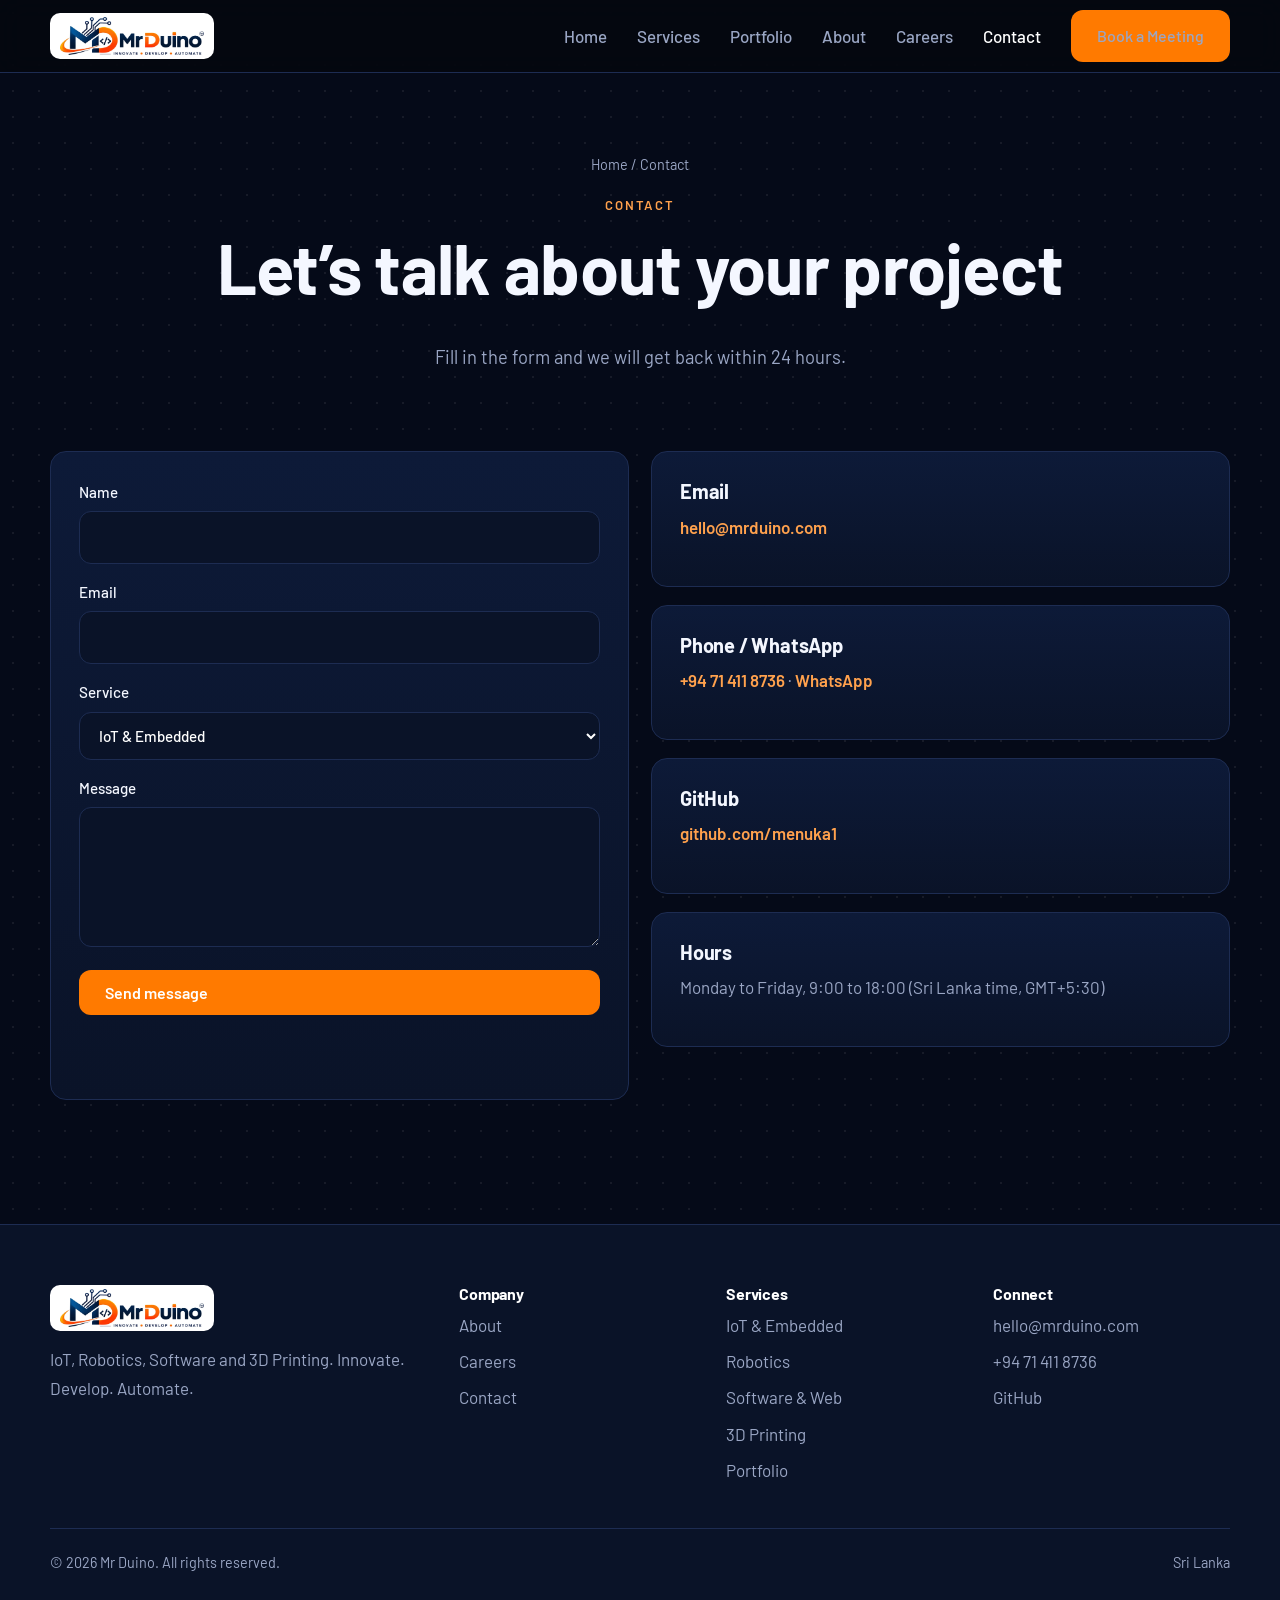
<file: contact.html>
<!DOCTYPE html>
<html lang="en">
<head>
<meta charset="utf-8">
<meta name="viewport" content="width=device-width,initial-scale=1">
<title>Contact Mr Duino | Book a Free Consultation</title>
<meta name="description" content="Contact Mr Duino in Sri Lanka for IoT, robotics, software and 3D printing projects. Free consultation, reply within 24 hours.">
<meta name="robots" content="index,follow,max-image-preview:large,max-snippet:-1">
<meta name="theme-color" content="#050a18">
<link rel="canonical" href="https://mrduino.com/contact.html">
<link rel="icon" href="assets/img/favicon-48.png" sizes="48x48" type="image/png">
<link rel="apple-touch-icon" href="assets/img/apple-touch-icon.png">
<meta property="og:type" content="website">
<meta property="og:locale" content="en_US">
<link rel="alternate" hreflang="en" href="https://mrduino.com/contact.html">
<link rel="alternate" hreflang="x-default" href="https://mrduino.com/contact.html">
<link rel="manifest" href="manifest.webmanifest">
<meta name="author" content="Tirosh Menuka">
<meta property="og:site_name" content="Mr Duino">
<meta property="og:title" content="Contact Mr Duino | Book a Free Consultation">
<meta property="og:description" content="Contact Mr Duino in Sri Lanka for IoT, robotics, software and 3D printing projects. Free consultation, reply within 24 hours.">
<meta property="og:url" content="https://mrduino.com/contact.html">
<meta property="og:image" content="https://mrduino.com/assets/img/og-image.jpg">
<meta property="og:image:width" content="1200">
<meta property="og:image:height" content="630">
<meta name="twitter:card" content="summary_large_image">
<meta name="twitter:title" content="Contact Mr Duino | Book a Free Consultation">
<meta name="twitter:description" content="Contact Mr Duino in Sri Lanka for IoT, robotics, software and 3D printing projects. Free consultation, reply within 24 hours.">
<link rel="preconnect" href="https://fonts.googleapis.com">
<link rel="preconnect" href="https://fonts.gstatic.com" crossorigin>
<link href="https://fonts.googleapis.com/css2?family=Barlow:wght@400;500;600;700;800&display=swap" rel="stylesheet">
<link rel="stylesheet" href="assets/css/styles.css">
<script type="application/ld+json">{"@context": "https://schema.org", "@type": "Organization", "name": "Mr Duino", "url": "https://mrduino.com/", "logo": "https://mrduino.com/assets/img/logo.png", "slogan": "Innovate. Develop. Automate.", "email": "hello@mrduino.com", "telephone": "+94714118736", "sameAs": ["https://github.com/menuka1"], "founder": {"@type": "Person", "name": "Tirosh Menuka"}, "address": {"@type": "PostalAddress", "addressCountry": "LK"}}</script>
<script type="application/ld+json">{"@context": "https://schema.org", "@type": "WebSite", "name": "Mr Duino", "url": "https://mrduino.com/"}</script>
<script type="application/ld+json">{"@context": "https://schema.org", "@type": "BreadcrumbList", "itemListElement": [{"@type": "ListItem", "position": 1, "name": "Home", "item": "https://mrduino.com/"}, {"@type": "ListItem", "position": 2, "name": "Contact", "item": "https://mrduino.com/contact.html"}]}</script>
<script type="application/ld+json">{"@context": "https://schema.org", "@type": "ContactPage", "name": "Contact Mr Duino", "url": "https://mrduino.com/contact.html"}</script>
</head>
<body>
<a class="skip" href="#main">Skip to content</a>
<header class="site-header"><div class="container nav">
<a class="logo" href="index.html" aria-label="Mr Duino home"><img src="assets/img/logo.webp" alt="Mr Duino logo - Innovate, Develop, Automate" width="174" height="46"></a>
<button class="menu-btn" aria-expanded="false" aria-controls="menu">Menu</button>
<nav aria-label="Main"><ul class="nav-links" id="menu">
<li><a href="index.html">Home</a></li>
<li><a href="services.html">Services</a></li>
<li><a href="portfolio.html">Portfolio</a></li>
<li><a href="about.html">About</a></li>
<li><a href="careers.html">Careers</a></li>
<li><a href="contact.html" aria-current="page">Contact</a></li>
<li><a class="btn" href="contact.html">Book a Meeting</a></li></ul></nav></div></header>
<main id="main">
<section class="page-hero"><div class="container"><nav class="crumbs" aria-label="Breadcrumb"><a href="index.html">Home</a> / Contact</nav><span class="eyebrow">Contact</span><h1>Let&rsquo;s talk about your project</h1>
<p>Fill in the form and we will get back within 24 hours.</p></div></section>
<section style="padding-top:30px"><div class="container grid g2" style="align-items:start">
<form id="contact-form" class="card" data-to="hello@mrduino.com">
<label>Name<input name="name" required autocomplete="name"></label>
<label>Email<input type="email" name="email" required autocomplete="email"></label>
<label>Service<select name="service"><option>IoT &amp; Embedded</option><option>Robotics</option><option>Software / Web</option><option>Mobile App</option><option>3D Printing</option><option>Other</option></select></label>
<label>Message<textarea name="message" required></textarea></label>
<button class="btn" type="submit">Send message</button><p class="msg" id="form-msg" role="status"></p></form>
<div><div class="card" style="margin-bottom:18px"><h3>Email</h3><p><a class="link" href="mailto:hello@mrduino.com">hello@mrduino.com</a></p></div>
<div class="card" style="margin-bottom:18px"><h3>Phone / WhatsApp</h3><p><a class="link" href="tel:+94714118736">+94 71 411 8736</a> &middot; <a class="link" href="https://wa.me/94714118736" target="_blank" rel="noopener">WhatsApp</a></p></div>
<div class="card" style="margin-bottom:18px"><h3>GitHub</h3><p><a class="link" href="https://github.com/menuka1" target="_blank" rel="noopener">github.com/menuka1</a></p></div>
<div class="card"><h3>Hours</h3><p>Monday to Friday, 9:00 to 18:00 (Sri Lanka time, GMT+5:30)</p></div></div></div></section>
</main>
<footer class="site-footer"><div class="container">
<div class="foot">
<div><a class="logo" href="index.html"><img src="assets/img/logo.webp" alt="Mr Duino logo - Innovate, Develop, Automate" width="174" height="46"></a>
<p style="margin-top:14px">IoT, Robotics, Software and 3D Printing. Innovate. Develop. Automate.</p></div>
<div><h3>Company</h3><ul><li><a href="about.html">About</a></li><li><a href="careers.html">Careers</a></li><li><a href="contact.html">Contact</a></li></ul></div>
<div><h3>Services</h3><ul><li><a href="iot-development.html">IoT &amp; Embedded</a></li><li><a href="robotics-automation.html">Robotics</a></li><li><a href="software-web-development.html">Software &amp; Web</a></li><li><a href="3d-printing-services.html">3D Printing</a></li><li><a href="portfolio.html">Portfolio</a></li></ul></div>
<div><h3>Connect</h3><ul><li><a href="mailto:hello@mrduino.com">hello@mrduino.com</a></li><li><a href="tel:+94714118736">+94 71 411 8736</a></li><li><a href="https://github.com/menuka1" rel="noopener" target="_blank">GitHub</a></li></ul></div>
</div>
<div class="copy"><span>&copy; <span>2026</span> Mr Duino. All rights reserved.</span><span>Sri Lanka</span></div>
</div></footer>
<script src="assets/js/main.js" defer></script>
</body></html>
</file>
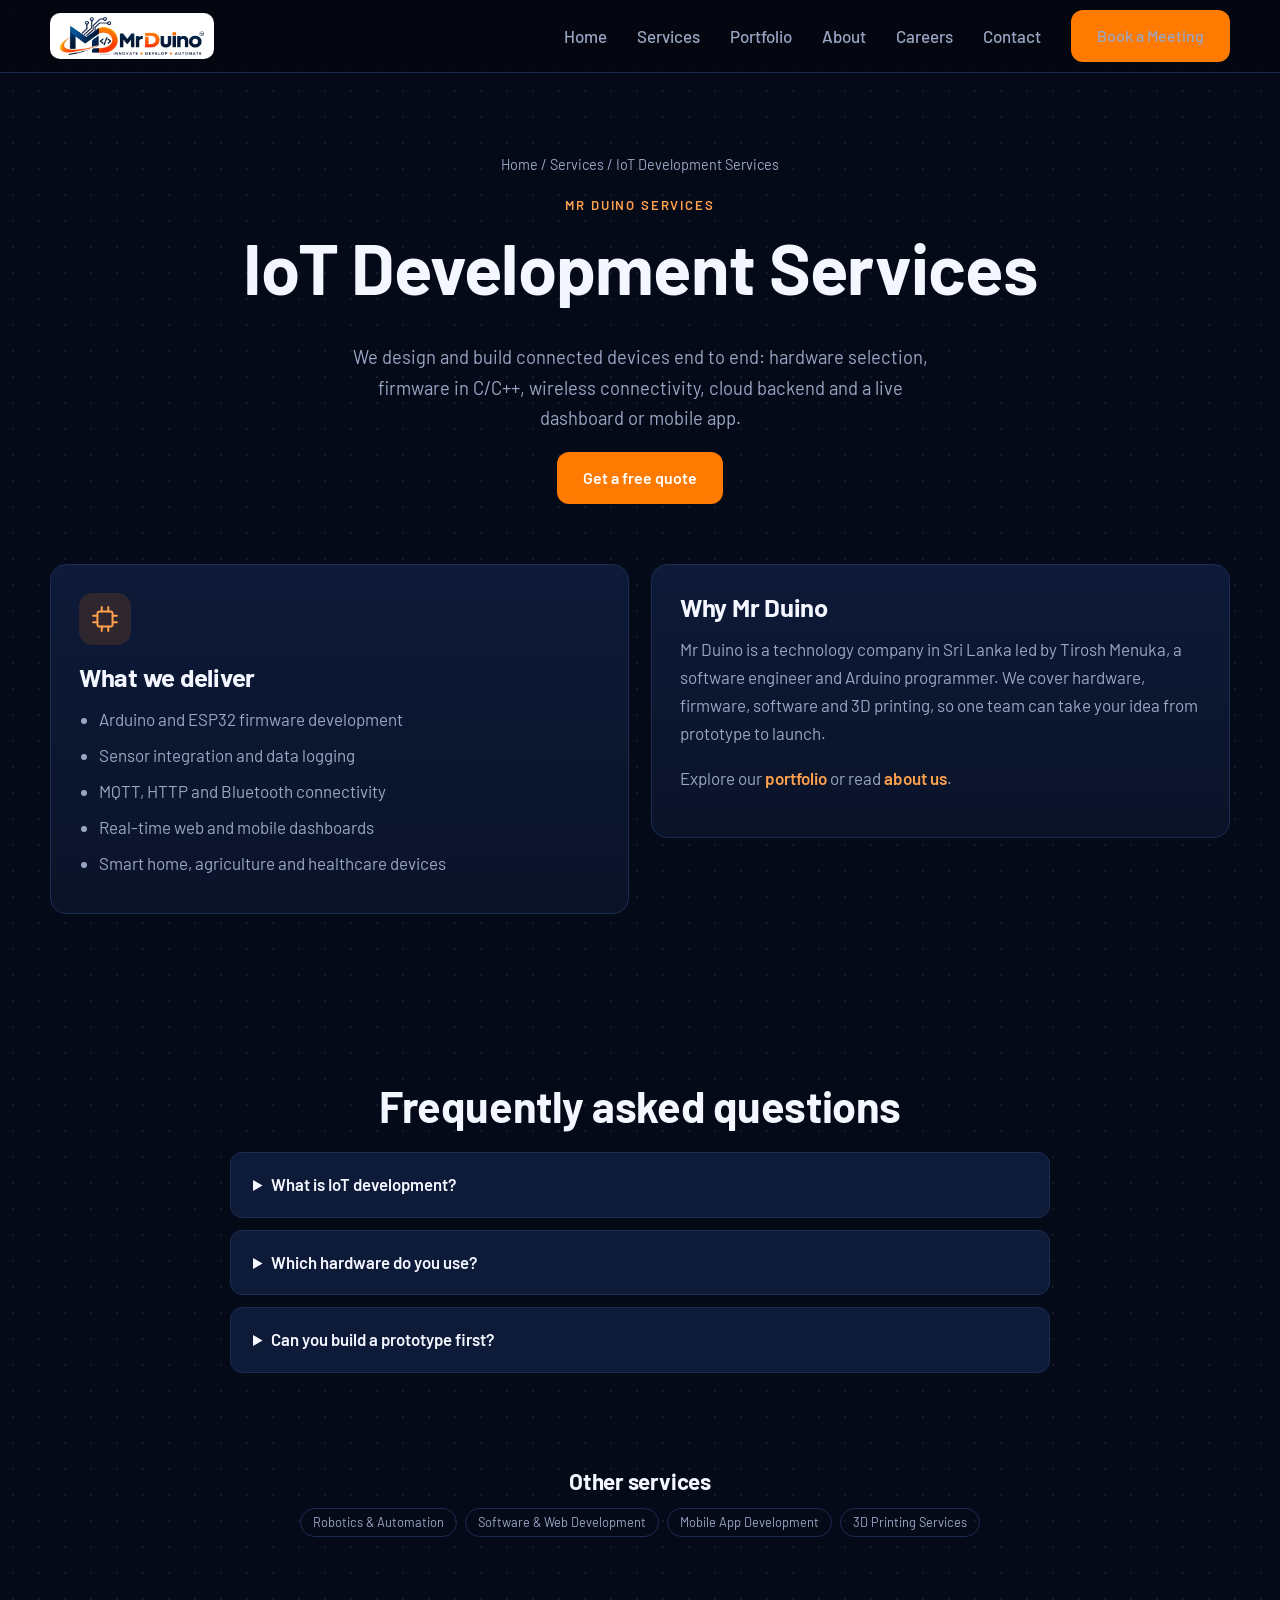
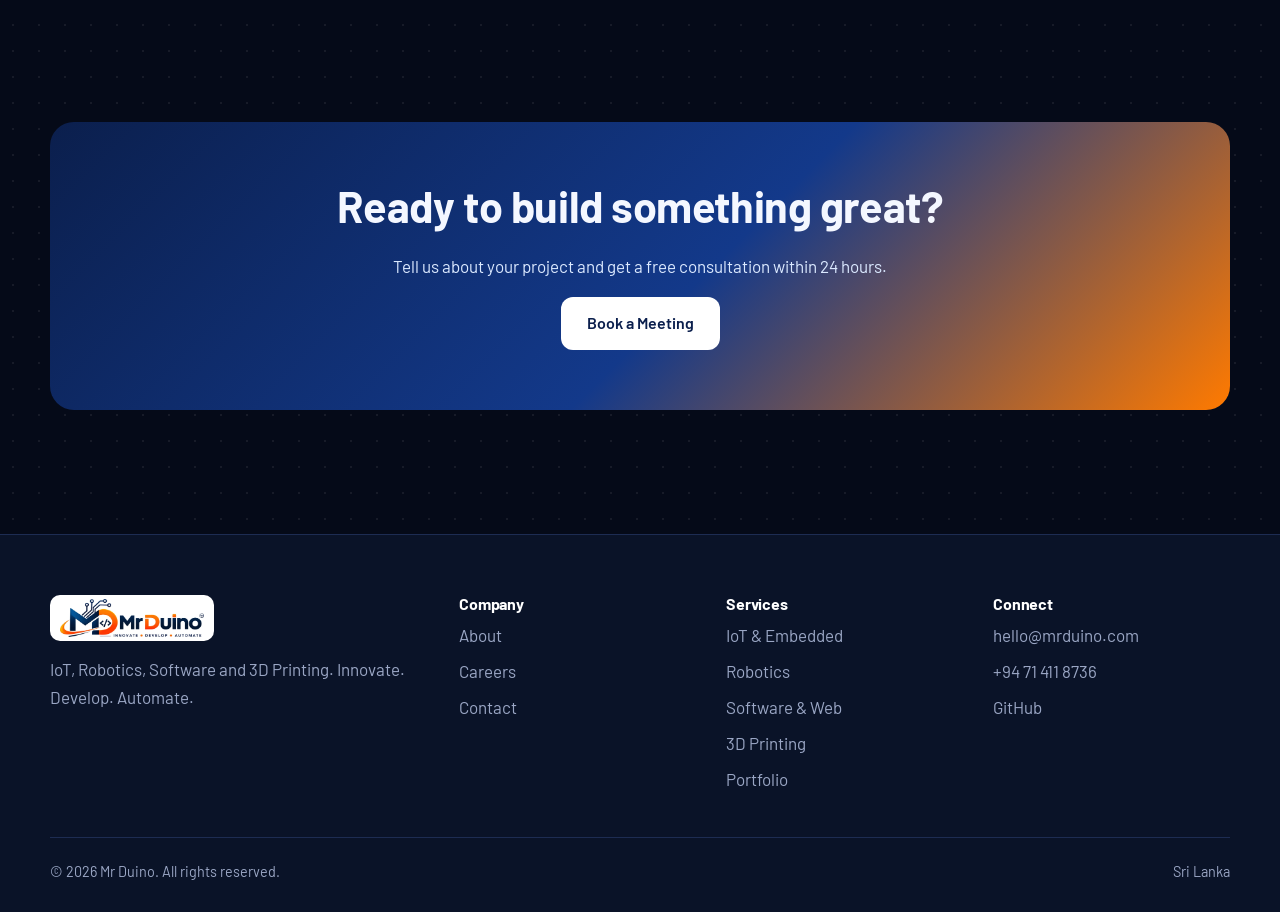
<file: iot-development.html>
<!DOCTYPE html>
<html lang="en">
<head>
<meta charset="utf-8">
<meta name="viewport" content="width=device-width,initial-scale=1">
<title>IoT Development Company | Arduino &amp; ESP32 | Mr Duino</title>
<meta name="description" content="Custom IoT development: Arduino, ESP32 and Raspberry Pi devices with sensors, firmware, MQTT and cloud dashboards. Get a free quote from Mr Duino.">
<meta name="robots" content="index,follow,max-image-preview:large,max-snippet:-1">
<meta name="theme-color" content="#050a18">
<link rel="canonical" href="https://mrduino.com/iot-development.html">
<link rel="icon" href="assets/img/favicon-48.png" sizes="48x48" type="image/png">
<link rel="apple-touch-icon" href="assets/img/apple-touch-icon.png">
<meta property="og:type" content="website">
<meta property="og:locale" content="en_US">
<link rel="alternate" hreflang="en" href="https://mrduino.com/iot-development.html">
<link rel="alternate" hreflang="x-default" href="https://mrduino.com/iot-development.html">
<link rel="manifest" href="manifest.webmanifest">
<meta name="author" content="Tirosh Menuka">
<meta property="og:site_name" content="Mr Duino">
<meta property="og:title" content="IoT Development Company | Arduino &amp; ESP32 | Mr Duino">
<meta property="og:description" content="Custom IoT development: Arduino, ESP32 and Raspberry Pi devices with sensors, firmware, MQTT and cloud dashboards. Get a free quote from Mr Duino.">
<meta property="og:url" content="https://mrduino.com/iot-development.html">
<meta property="og:image" content="https://mrduino.com/assets/img/og-image.jpg">
<meta property="og:image:width" content="1200">
<meta property="og:image:height" content="630">
<meta name="twitter:card" content="summary_large_image">
<meta name="twitter:title" content="IoT Development Company | Arduino &amp; ESP32 | Mr Duino">
<meta name="twitter:description" content="Custom IoT development: Arduino, ESP32 and Raspberry Pi devices with sensors, firmware, MQTT and cloud dashboards. Get a free quote from Mr Duino.">
<link rel="preconnect" href="https://fonts.googleapis.com">
<link rel="preconnect" href="https://fonts.gstatic.com" crossorigin>
<link href="https://fonts.googleapis.com/css2?family=Barlow:wght@400;500;600;700;800&display=swap" rel="stylesheet">
<link rel="stylesheet" href="assets/css/styles.css">
<script type="application/ld+json">{"@context": "https://schema.org", "@type": "Organization", "name": "Mr Duino", "url": "https://mrduino.com/", "logo": "https://mrduino.com/assets/img/logo.png", "slogan": "Innovate. Develop. Automate.", "email": "hello@mrduino.com", "telephone": "+94714118736", "sameAs": ["https://github.com/menuka1"], "founder": {"@type": "Person", "name": "Tirosh Menuka"}, "address": {"@type": "PostalAddress", "addressCountry": "LK"}}</script>
<script type="application/ld+json">{"@context": "https://schema.org", "@type": "WebSite", "name": "Mr Duino", "url": "https://mrduino.com/"}</script>
<script type="application/ld+json">{"@context": "https://schema.org", "@type": "BreadcrumbList", "itemListElement": [{"@type": "ListItem", "position": 1, "name": "Home", "item": "https://mrduino.com/"}, {"@type": "ListItem", "position": 2, "name": "Services", "item": "https://mrduino.com/services.html"}, {"@type": "ListItem", "position": 3, "name": "IoT Development Services", "item": "https://mrduino.com/iot-development.html"}]}</script>
<script type="application/ld+json">{"@context": "https://schema.org", "@type": "Service", "name": "IoT Development Services", "serviceType": "IoT Development Services", "description": "Custom IoT development: Arduino, ESP32 and Raspberry Pi devices with sensors, firmware, MQTT and cloud dashboards. Get a free quote from Mr Duino.", "url": "https://mrduino.com/iot-development.html", "provider": {"@type": "Organization", "name": "Mr Duino", "url": "https://mrduino.com/"}, "areaServed": "Worldwide"}</script>
<script type="application/ld+json">{"@context": "https://schema.org", "@type": "FAQPage", "mainEntity": [{"@type": "Question", "name": "What is IoT development?", "acceptedAnswer": {"@type": "Answer", "text": "IoT development means building physical devices that collect data with sensors and send it over the internet to software that stores, analyses and acts on it."}}, {"@type": "Question", "name": "Which hardware do you use?", "acceptedAnswer": {"@type": "Answer", "text": "We mainly use Arduino, ESP32, ESP8266 and Raspberry Pi, and choose the board that fits your power, cost and connectivity needs."}}, {"@type": "Question", "name": "Can you build a prototype first?", "acceptedAnswer": {"@type": "Answer", "text": "Yes. We build a working prototype, test it with you, then move to a production-ready design."}}]}</script>
</head>
<body>
<a class="skip" href="#main">Skip to content</a>
<header class="site-header"><div class="container nav">
<a class="logo" href="index.html" aria-label="Mr Duino home"><img src="assets/img/logo.webp" alt="Mr Duino logo - Innovate, Develop, Automate" width="174" height="46"></a>
<button class="menu-btn" aria-expanded="false" aria-controls="menu">Menu</button>
<nav aria-label="Main"><ul class="nav-links" id="menu">
<li><a href="index.html">Home</a></li>
<li><a href="services.html">Services</a></li>
<li><a href="portfolio.html">Portfolio</a></li>
<li><a href="about.html">About</a></li>
<li><a href="careers.html">Careers</a></li>
<li><a href="contact.html">Contact</a></li>
<li><a class="btn" href="contact.html">Book a Meeting</a></li></ul></nav></div></header>
<main id="main">
<section class="page-hero"><div class="container"><nav class="crumbs" aria-label="Breadcrumb"><a href="index.html">Home</a> / <a href="services.html">Services</a> / IoT Development Services</nav>
<span class="eyebrow">Mr Duino services</span><h1>IoT Development Services</h1><p>We design and build connected devices end to end: hardware selection, firmware in C/C++, wireless connectivity, cloud backend and a live dashboard or mobile app.</p><a class="btn" href="contact.html?service=iot-development">Get a free quote</a></div></section>
<section style="padding-top:30px"><div class="container grid g2" style="align-items:start">
<article class="card rv"><div class="icon"><svg viewBox="0 0 24 24" fill="none" stroke="currentColor" stroke-width="1.8" stroke-linecap="round" stroke-linejoin="round" aria-hidden="true"><rect x="5" y="5" width="14" height="14" rx="2"/><path d="M9 1v4M15 1v4M9 19v4M15 19v4M1 9h4M1 15h4M19 9h4M19 15h4"/></svg></div><h2 style="font-size:1.6rem">What we deliver</h2><ul style="color:var(--muted);padding-left:20px;margin:0"><li style='margin-bottom:8px'>Arduino and ESP32 firmware development</li><li style='margin-bottom:8px'>Sensor integration and data logging</li><li style='margin-bottom:8px'>MQTT, HTTP and Bluetooth connectivity</li><li style='margin-bottom:8px'>Real-time web and mobile dashboards</li><li style='margin-bottom:8px'>Smart home, agriculture and healthcare devices</li></ul></article>
<article class="card rv"><h2 style="font-size:1.6rem">Why Mr Duino</h2><p>Mr Duino is a technology company in Sri Lanka led by Tirosh Menuka, a software engineer and Arduino programmer. We cover hardware, firmware, software and 3D printing, so one team can take your idea from prototype to launch.</p>
<p>Explore our <a class="link" href="portfolio.html">portfolio</a> or read <a class="link" href="about.html">about us</a>.</p></article></div></section>
<section><div class="container" style="max-width:820px"><div class="center rv"><h2>Frequently asked questions</h2></div><details><summary>What is IoT development?</summary><p>IoT development means building physical devices that collect data with sensors and send it over the internet to software that stores, analyses and acts on it.</p></details><details><summary>Which hardware do you use?</summary><p>We mainly use Arduino, ESP32, ESP8266 and Raspberry Pi, and choose the board that fits your power, cost and connectivity needs.</p></details><details><summary>Can you build a prototype first?</summary><p>Yes. We build a working prototype, test it with you, then move to a production-ready design.</p></details></div></section>
<section style="padding-top:0"><div class="container"><div class="center"><h2 style="font-size:1.4rem">Other services</h2></div><ul class="tags" style="justify-content:center"><li><a href="robotics-automation.html">Robotics &amp; Automation</a></li><li><a href="software-web-development.html">Software &amp; Web Development</a></li><li><a href="mobile-app-development.html">Mobile App Development</a></li><li><a href="3d-printing-services.html">3D Printing Services</a></li></ul></div></section><section><div class="container"><div class="cta rv"><h2>Ready to build something great?</h2>
<p>Tell us about your project and get a free consultation within 24 hours.</p><a class="btn" href="contact.html">Book a Meeting</a></div></div></section></main>
<footer class="site-footer"><div class="container">
<div class="foot">
<div><a class="logo" href="index.html"><img src="assets/img/logo.webp" alt="Mr Duino logo - Innovate, Develop, Automate" width="174" height="46"></a>
<p style="margin-top:14px">IoT, Robotics, Software and 3D Printing. Innovate. Develop. Automate.</p></div>
<div><h3>Company</h3><ul><li><a href="about.html">About</a></li><li><a href="careers.html">Careers</a></li><li><a href="contact.html">Contact</a></li></ul></div>
<div><h3>Services</h3><ul><li><a href="iot-development.html">IoT &amp; Embedded</a></li><li><a href="robotics-automation.html">Robotics</a></li><li><a href="software-web-development.html">Software &amp; Web</a></li><li><a href="3d-printing-services.html">3D Printing</a></li><li><a href="portfolio.html">Portfolio</a></li></ul></div>
<div><h3>Connect</h3><ul><li><a href="mailto:hello@mrduino.com">hello@mrduino.com</a></li><li><a href="tel:+94714118736">+94 71 411 8736</a></li><li><a href="https://github.com/menuka1" rel="noopener" target="_blank">GitHub</a></li></ul></div>
</div>
<div class="copy"><span>&copy; <span>2026</span> Mr Duino. All rights reserved.</span><span>Sri Lanka</span></div>
</div></footer>
<script src="assets/js/main.js" defer></script>
</body></html>
</file>
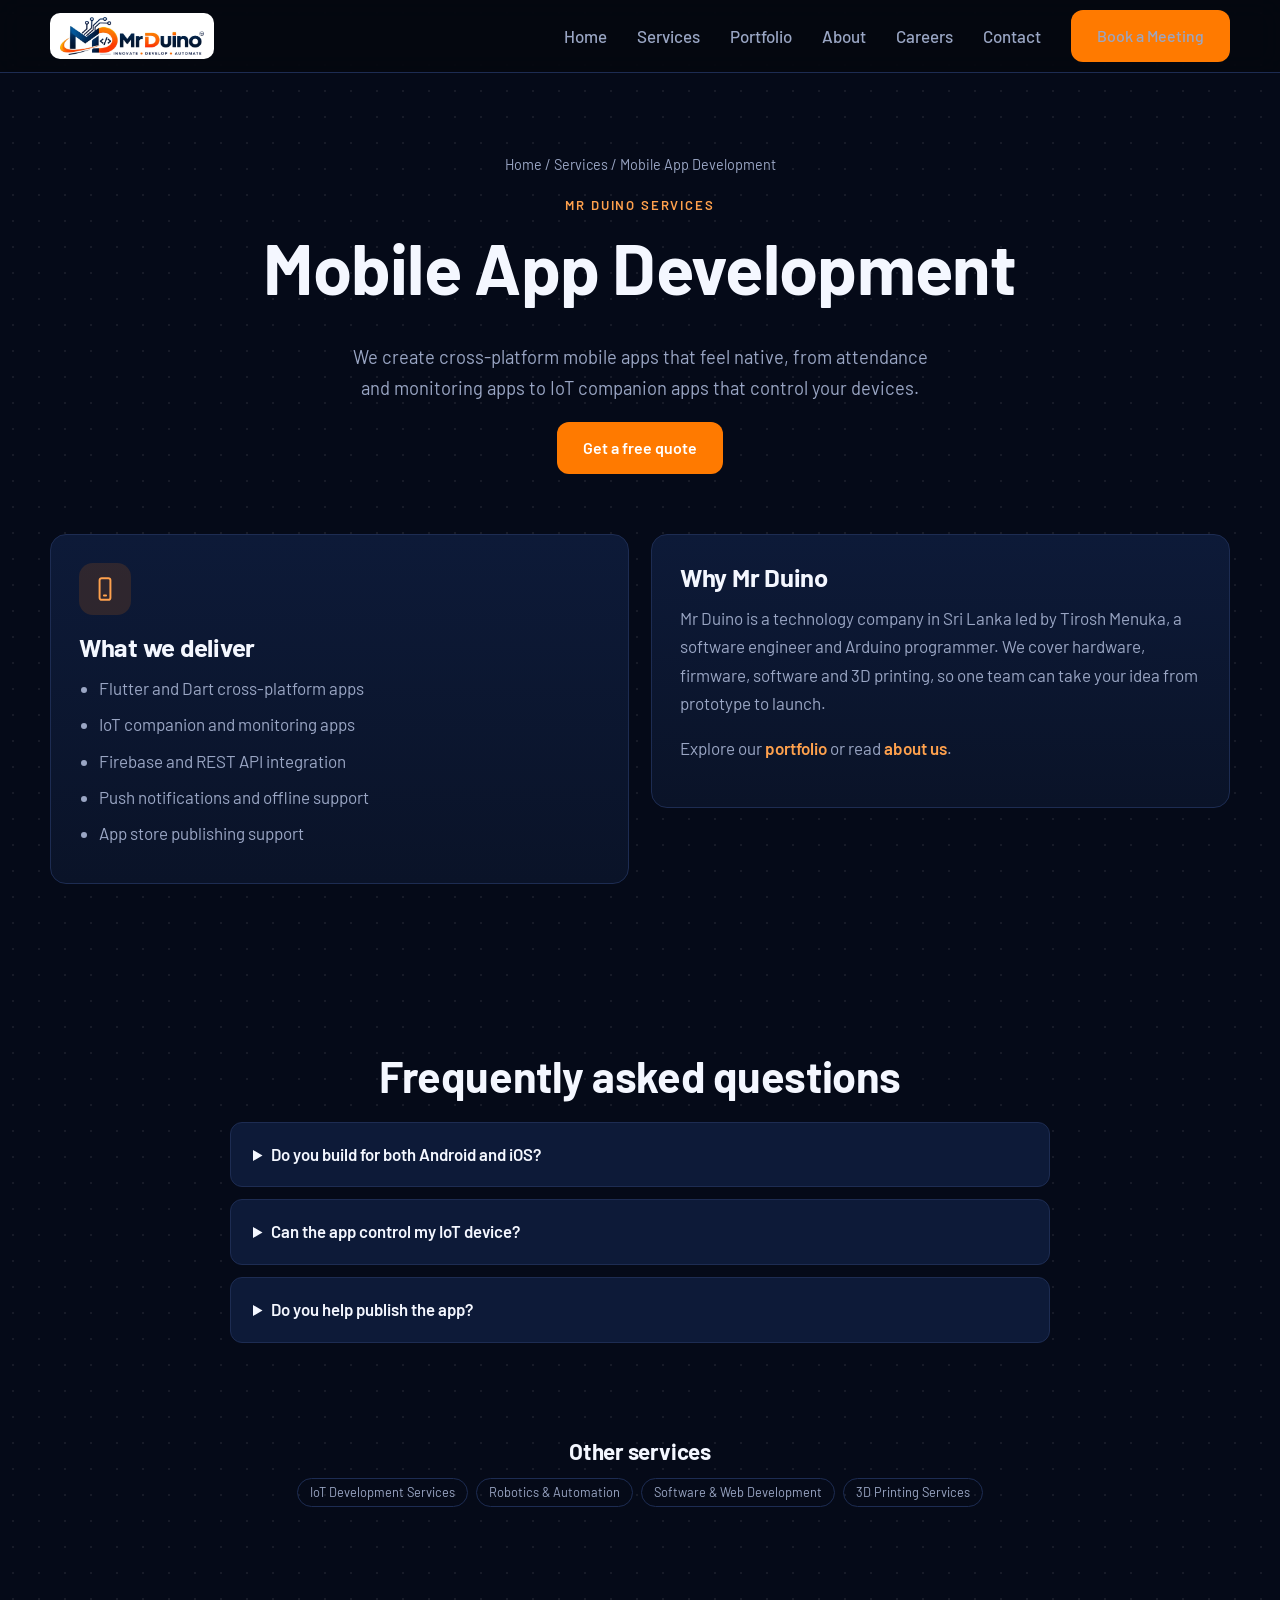
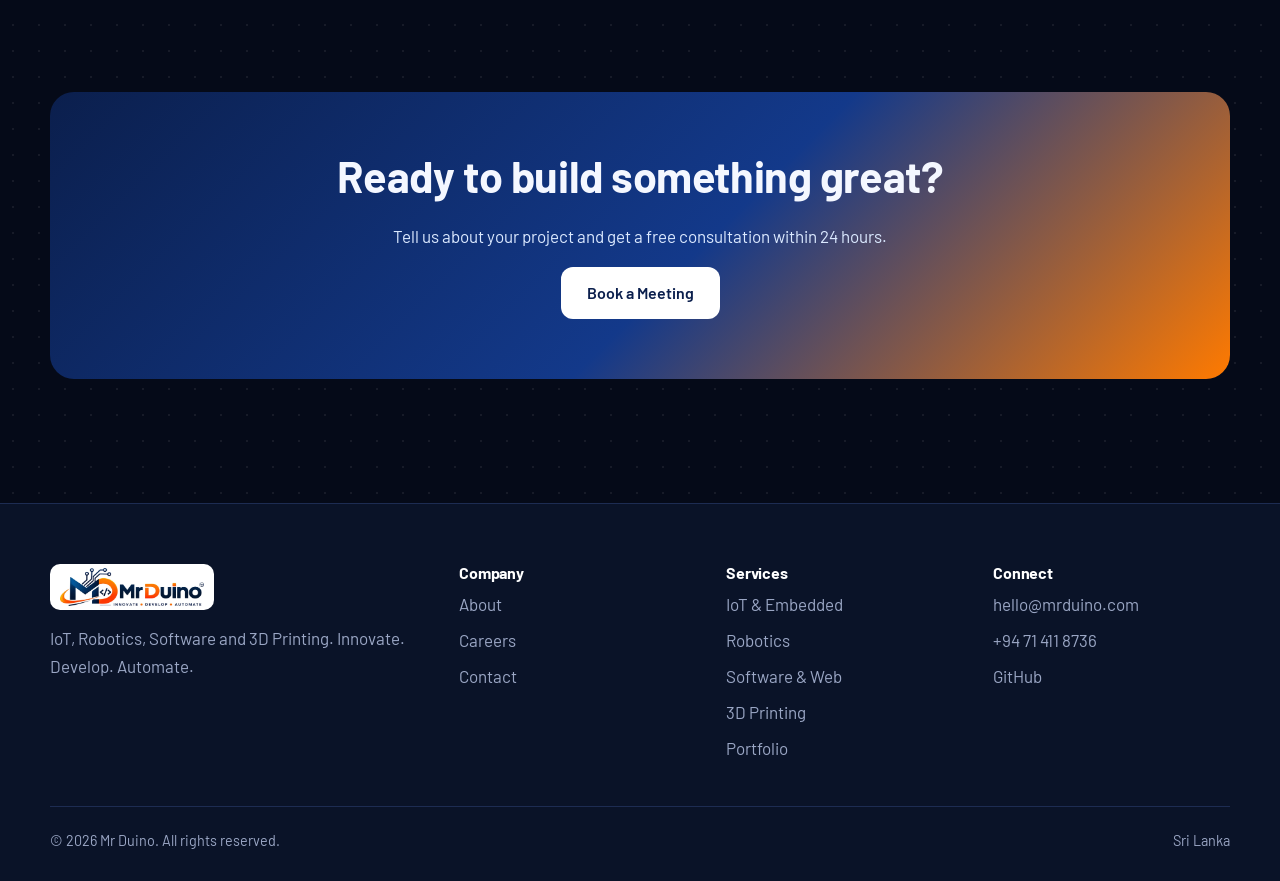
<file: mobile-app-development.html>
<!DOCTYPE html>
<html lang="en">
<head>
<meta charset="utf-8">
<meta name="viewport" content="width=device-width,initial-scale=1">
<title>Mobile App Development | Android &amp; iOS | Flutter | Mr Duino</title>
<meta name="description" content="Android and iOS mobile app development with Flutter and Dart, including IoT companion apps. Clean UX, secure APIs, fast delivery. Contact Mr Duino.">
<meta name="robots" content="index,follow,max-image-preview:large,max-snippet:-1">
<meta name="theme-color" content="#050a18">
<link rel="canonical" href="https://mrduino.com/mobile-app-development.html">
<link rel="icon" href="assets/img/favicon-48.png" sizes="48x48" type="image/png">
<link rel="apple-touch-icon" href="assets/img/apple-touch-icon.png">
<meta property="og:type" content="website">
<meta property="og:locale" content="en_US">
<link rel="alternate" hreflang="en" href="https://mrduino.com/mobile-app-development.html">
<link rel="alternate" hreflang="x-default" href="https://mrduino.com/mobile-app-development.html">
<link rel="manifest" href="manifest.webmanifest">
<meta name="author" content="Tirosh Menuka">
<meta property="og:site_name" content="Mr Duino">
<meta property="og:title" content="Mobile App Development | Android &amp; iOS | Flutter | Mr Duino">
<meta property="og:description" content="Android and iOS mobile app development with Flutter and Dart, including IoT companion apps. Clean UX, secure APIs, fast delivery. Contact Mr Duino.">
<meta property="og:url" content="https://mrduino.com/mobile-app-development.html">
<meta property="og:image" content="https://mrduino.com/assets/img/og-image.jpg">
<meta property="og:image:width" content="1200">
<meta property="og:image:height" content="630">
<meta name="twitter:card" content="summary_large_image">
<meta name="twitter:title" content="Mobile App Development | Android &amp; iOS | Flutter | Mr Duino">
<meta name="twitter:description" content="Android and iOS mobile app development with Flutter and Dart, including IoT companion apps. Clean UX, secure APIs, fast delivery. Contact Mr Duino.">
<link rel="preconnect" href="https://fonts.googleapis.com">
<link rel="preconnect" href="https://fonts.gstatic.com" crossorigin>
<link href="https://fonts.googleapis.com/css2?family=Barlow:wght@400;500;600;700;800&display=swap" rel="stylesheet">
<link rel="stylesheet" href="assets/css/styles.css">
<script type="application/ld+json">{"@context": "https://schema.org", "@type": "Organization", "name": "Mr Duino", "url": "https://mrduino.com/", "logo": "https://mrduino.com/assets/img/logo.png", "slogan": "Innovate. Develop. Automate.", "email": "hello@mrduino.com", "telephone": "+94714118736", "sameAs": ["https://github.com/menuka1"], "founder": {"@type": "Person", "name": "Tirosh Menuka"}, "address": {"@type": "PostalAddress", "addressCountry": "LK"}}</script>
<script type="application/ld+json">{"@context": "https://schema.org", "@type": "WebSite", "name": "Mr Duino", "url": "https://mrduino.com/"}</script>
<script type="application/ld+json">{"@context": "https://schema.org", "@type": "BreadcrumbList", "itemListElement": [{"@type": "ListItem", "position": 1, "name": "Home", "item": "https://mrduino.com/"}, {"@type": "ListItem", "position": 2, "name": "Services", "item": "https://mrduino.com/services.html"}, {"@type": "ListItem", "position": 3, "name": "Mobile App Development", "item": "https://mrduino.com/mobile-app-development.html"}]}</script>
<script type="application/ld+json">{"@context": "https://schema.org", "@type": "Service", "name": "Mobile App Development", "serviceType": "Mobile App Development", "description": "Android and iOS mobile app development with Flutter and Dart, including IoT companion apps. Clean UX, secure APIs, fast delivery. Contact Mr Duino.", "url": "https://mrduino.com/mobile-app-development.html", "provider": {"@type": "Organization", "name": "Mr Duino", "url": "https://mrduino.com/"}, "areaServed": "Worldwide"}</script>
<script type="application/ld+json">{"@context": "https://schema.org", "@type": "FAQPage", "mainEntity": [{"@type": "Question", "name": "Do you build for both Android and iOS?", "acceptedAnswer": {"@type": "Answer", "text": "Yes. With Flutter we deliver one codebase for both platforms."}}, {"@type": "Question", "name": "Can the app control my IoT device?", "acceptedAnswer": {"@type": "Answer", "text": "Yes. We build apps that talk to devices through Bluetooth, Wi-Fi or the cloud."}}, {"@type": "Question", "name": "Do you help publish the app?", "acceptedAnswer": {"@type": "Answer", "text": "We prepare the build and guide you through Google Play and App Store publishing."}}]}</script>
</head>
<body>
<a class="skip" href="#main">Skip to content</a>
<header class="site-header"><div class="container nav">
<a class="logo" href="index.html" aria-label="Mr Duino home"><img src="assets/img/logo.webp" alt="Mr Duino logo - Innovate, Develop, Automate" width="174" height="46"></a>
<button class="menu-btn" aria-expanded="false" aria-controls="menu">Menu</button>
<nav aria-label="Main"><ul class="nav-links" id="menu">
<li><a href="index.html">Home</a></li>
<li><a href="services.html">Services</a></li>
<li><a href="portfolio.html">Portfolio</a></li>
<li><a href="about.html">About</a></li>
<li><a href="careers.html">Careers</a></li>
<li><a href="contact.html">Contact</a></li>
<li><a class="btn" href="contact.html">Book a Meeting</a></li></ul></nav></div></header>
<main id="main">
<section class="page-hero"><div class="container"><nav class="crumbs" aria-label="Breadcrumb"><a href="index.html">Home</a> / <a href="services.html">Services</a> / Mobile App Development</nav>
<span class="eyebrow">Mr Duino services</span><h1>Mobile App Development</h1><p>We create cross-platform mobile apps that feel native, from attendance and monitoring apps to IoT companion apps that control your devices.</p><a class="btn" href="contact.html?service=mobile-app-development">Get a free quote</a></div></section>
<section style="padding-top:30px"><div class="container grid g2" style="align-items:start">
<article class="card rv"><div class="icon"><svg viewBox="0 0 24 24" fill="none" stroke="currentColor" stroke-width="1.8" stroke-linecap="round" stroke-linejoin="round" aria-hidden="true"><rect x="7" y="2" width="10" height="20" rx="2"/><path d="M11 18h2"/></svg></div><h2 style="font-size:1.6rem">What we deliver</h2><ul style="color:var(--muted);padding-left:20px;margin:0"><li style='margin-bottom:8px'>Flutter and Dart cross-platform apps</li><li style='margin-bottom:8px'>IoT companion and monitoring apps</li><li style='margin-bottom:8px'>Firebase and REST API integration</li><li style='margin-bottom:8px'>Push notifications and offline support</li><li style='margin-bottom:8px'>App store publishing support</li></ul></article>
<article class="card rv"><h2 style="font-size:1.6rem">Why Mr Duino</h2><p>Mr Duino is a technology company in Sri Lanka led by Tirosh Menuka, a software engineer and Arduino programmer. We cover hardware, firmware, software and 3D printing, so one team can take your idea from prototype to launch.</p>
<p>Explore our <a class="link" href="portfolio.html">portfolio</a> or read <a class="link" href="about.html">about us</a>.</p></article></div></section>
<section><div class="container" style="max-width:820px"><div class="center rv"><h2>Frequently asked questions</h2></div><details><summary>Do you build for both Android and iOS?</summary><p>Yes. With Flutter we deliver one codebase for both platforms.</p></details><details><summary>Can the app control my IoT device?</summary><p>Yes. We build apps that talk to devices through Bluetooth, Wi-Fi or the cloud.</p></details><details><summary>Do you help publish the app?</summary><p>We prepare the build and guide you through Google Play and App Store publishing.</p></details></div></section>
<section style="padding-top:0"><div class="container"><div class="center"><h2 style="font-size:1.4rem">Other services</h2></div><ul class="tags" style="justify-content:center"><li><a href="iot-development.html">IoT Development Services</a></li><li><a href="robotics-automation.html">Robotics &amp; Automation</a></li><li><a href="software-web-development.html">Software &amp; Web Development</a></li><li><a href="3d-printing-services.html">3D Printing Services</a></li></ul></div></section><section><div class="container"><div class="cta rv"><h2>Ready to build something great?</h2>
<p>Tell us about your project and get a free consultation within 24 hours.</p><a class="btn" href="contact.html">Book a Meeting</a></div></div></section></main>
<footer class="site-footer"><div class="container">
<div class="foot">
<div><a class="logo" href="index.html"><img src="assets/img/logo.webp" alt="Mr Duino logo - Innovate, Develop, Automate" width="174" height="46"></a>
<p style="margin-top:14px">IoT, Robotics, Software and 3D Printing. Innovate. Develop. Automate.</p></div>
<div><h3>Company</h3><ul><li><a href="about.html">About</a></li><li><a href="careers.html">Careers</a></li><li><a href="contact.html">Contact</a></li></ul></div>
<div><h3>Services</h3><ul><li><a href="iot-development.html">IoT &amp; Embedded</a></li><li><a href="robotics-automation.html">Robotics</a></li><li><a href="software-web-development.html">Software &amp; Web</a></li><li><a href="3d-printing-services.html">3D Printing</a></li><li><a href="portfolio.html">Portfolio</a></li></ul></div>
<div><h3>Connect</h3><ul><li><a href="mailto:hello@mrduino.com">hello@mrduino.com</a></li><li><a href="tel:+94714118736">+94 71 411 8736</a></li><li><a href="https://github.com/menuka1" rel="noopener" target="_blank">GitHub</a></li></ul></div>
</div>
<div class="copy"><span>&copy; <span>2026</span> Mr Duino. All rights reserved.</span><span>Sri Lanka</span></div>
</div></footer>
<script src="assets/js/main.js" defer></script>
</body></html>
</file>
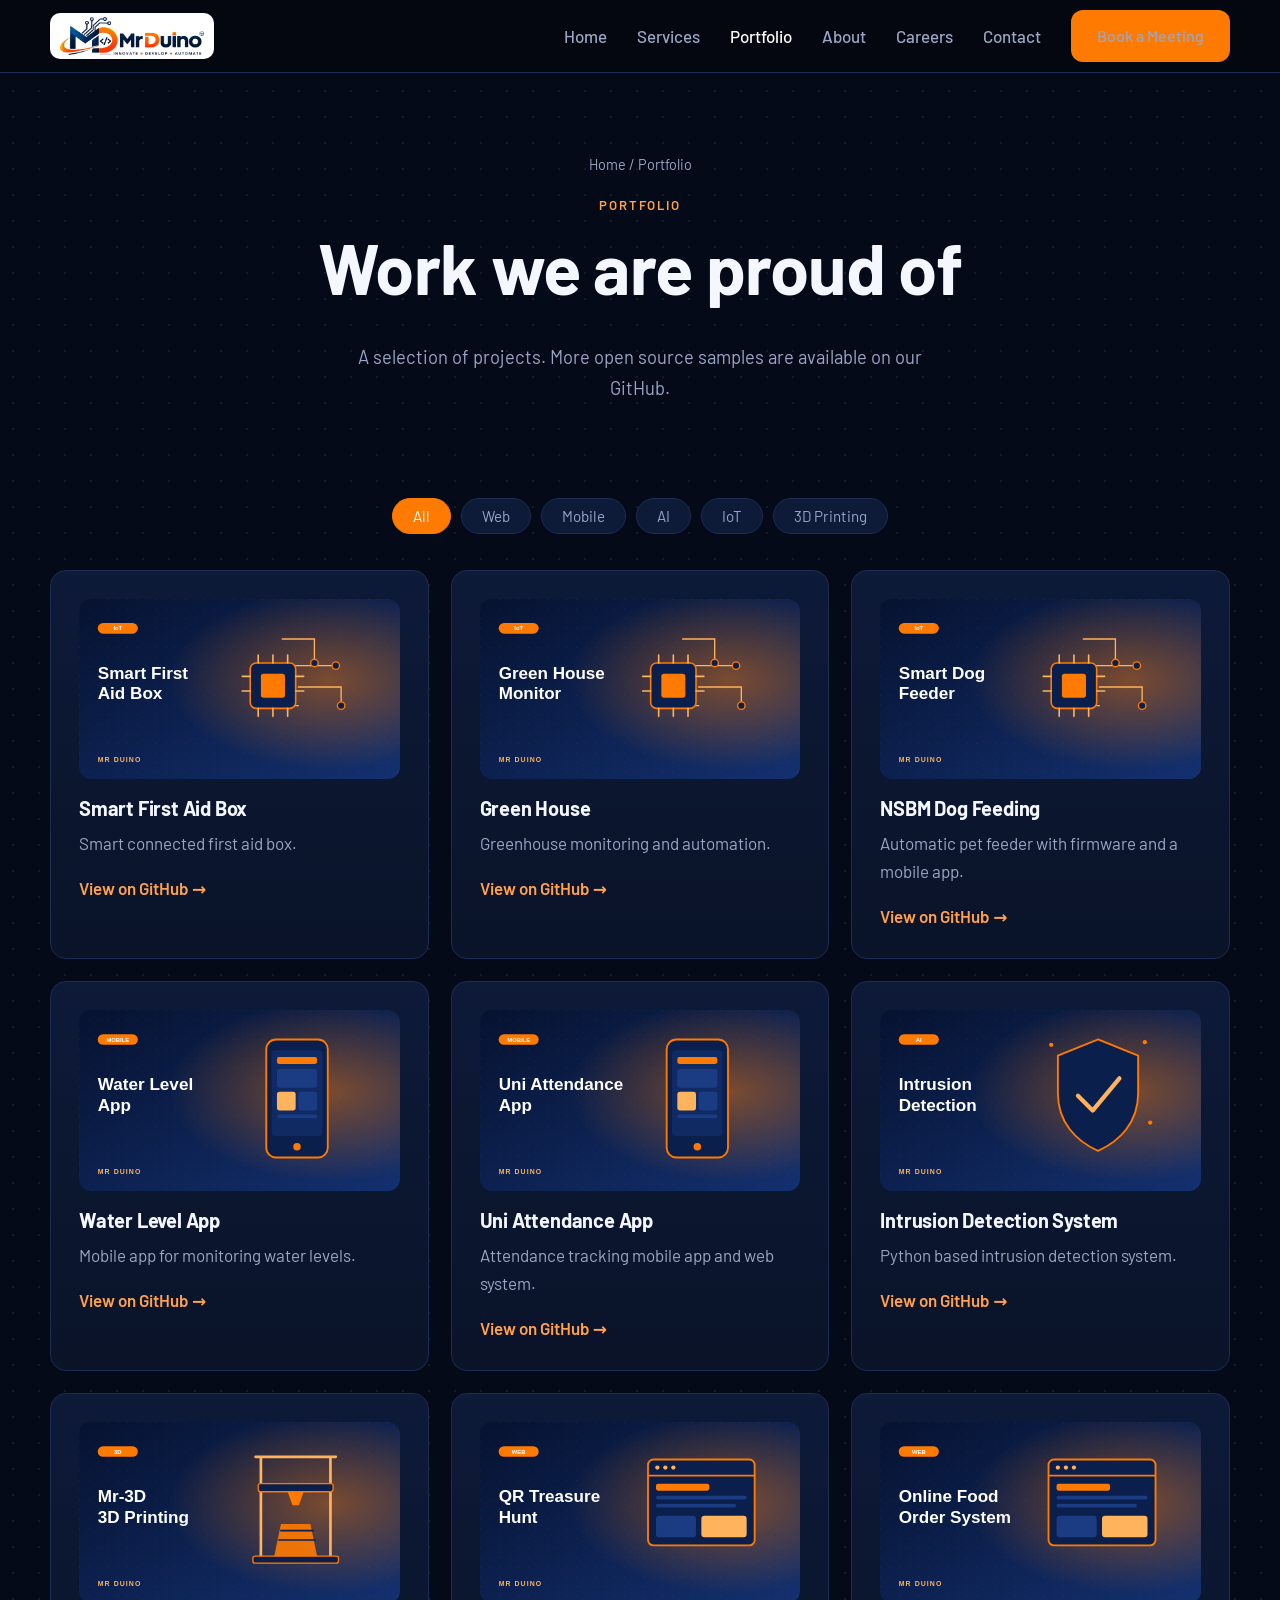
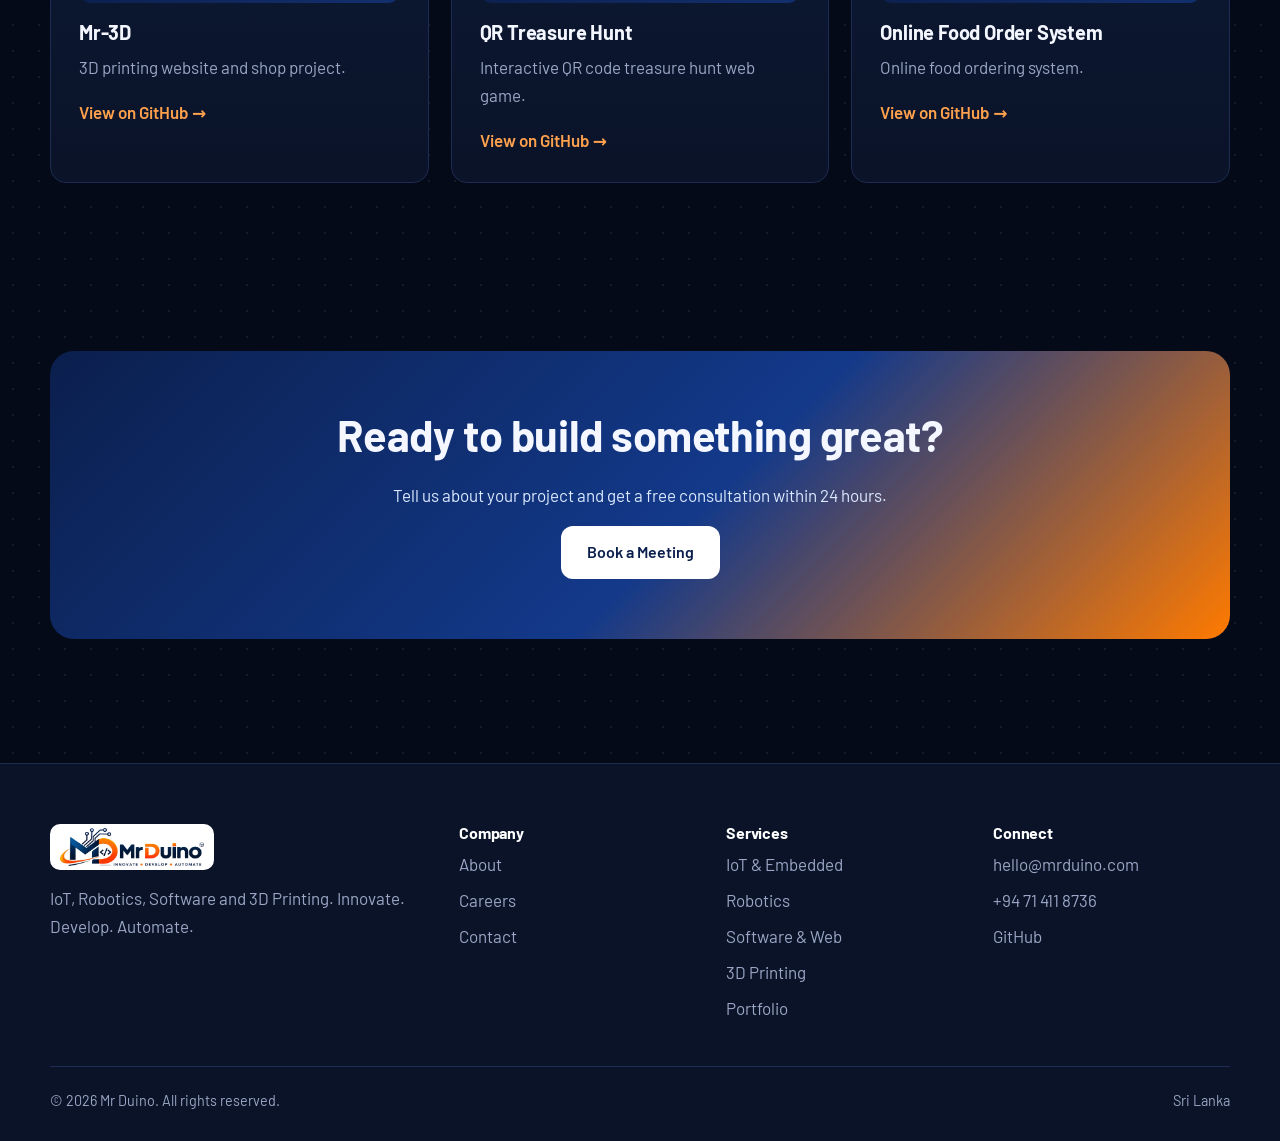
<file: portfolio.html>
<!DOCTYPE html>
<html lang="en">
<head>
<meta charset="utf-8">
<meta name="viewport" content="width=device-width,initial-scale=1">
<title>Our Portfolio | Software &amp; IoT Projects | Mr Duino</title>
<meta name="description" content="Browse Mr Duino projects across IoT, robotics, mobile apps, web, AI and 3D printing, with source code on GitHub.">
<meta name="robots" content="index,follow,max-image-preview:large,max-snippet:-1">
<meta name="theme-color" content="#050a18">
<link rel="canonical" href="https://mrduino.com/portfolio.html">
<link rel="icon" href="assets/img/favicon-48.png" sizes="48x48" type="image/png">
<link rel="apple-touch-icon" href="assets/img/apple-touch-icon.png">
<meta property="og:type" content="website">
<meta property="og:locale" content="en_US">
<link rel="alternate" hreflang="en" href="https://mrduino.com/portfolio.html">
<link rel="alternate" hreflang="x-default" href="https://mrduino.com/portfolio.html">
<link rel="manifest" href="manifest.webmanifest">
<meta name="author" content="Tirosh Menuka">
<meta property="og:site_name" content="Mr Duino">
<meta property="og:title" content="Our Portfolio | Software &amp; IoT Projects | Mr Duino">
<meta property="og:description" content="Browse Mr Duino projects across IoT, robotics, mobile apps, web, AI and 3D printing, with source code on GitHub.">
<meta property="og:url" content="https://mrduino.com/portfolio.html">
<meta property="og:image" content="https://mrduino.com/assets/img/og-image.jpg">
<meta property="og:image:width" content="1200">
<meta property="og:image:height" content="630">
<meta name="twitter:card" content="summary_large_image">
<meta name="twitter:title" content="Our Portfolio | Software &amp; IoT Projects | Mr Duino">
<meta name="twitter:description" content="Browse Mr Duino projects across IoT, robotics, mobile apps, web, AI and 3D printing, with source code on GitHub.">
<link rel="preconnect" href="https://fonts.googleapis.com">
<link rel="preconnect" href="https://fonts.gstatic.com" crossorigin>
<link href="https://fonts.googleapis.com/css2?family=Barlow:wght@400;500;600;700;800&display=swap" rel="stylesheet">
<link rel="stylesheet" href="assets/css/styles.css">
<script type="application/ld+json">{"@context": "https://schema.org", "@type": "Organization", "name": "Mr Duino", "url": "https://mrduino.com/", "logo": "https://mrduino.com/assets/img/logo.png", "slogan": "Innovate. Develop. Automate.", "email": "hello@mrduino.com", "telephone": "+94714118736", "sameAs": ["https://github.com/menuka1"], "founder": {"@type": "Person", "name": "Tirosh Menuka"}, "address": {"@type": "PostalAddress", "addressCountry": "LK"}}</script>
<script type="application/ld+json">{"@context": "https://schema.org", "@type": "WebSite", "name": "Mr Duino", "url": "https://mrduino.com/"}</script>
<script type="application/ld+json">{"@context": "https://schema.org", "@type": "BreadcrumbList", "itemListElement": [{"@type": "ListItem", "position": 1, "name": "Home", "item": "https://mrduino.com/"}, {"@type": "ListItem", "position": 2, "name": "Portfolio", "item": "https://mrduino.com/portfolio.html"}]}</script>
</head>
<body>
<a class="skip" href="#main">Skip to content</a>
<header class="site-header"><div class="container nav">
<a class="logo" href="index.html" aria-label="Mr Duino home"><img src="assets/img/logo.webp" alt="Mr Duino logo - Innovate, Develop, Automate" width="174" height="46"></a>
<button class="menu-btn" aria-expanded="false" aria-controls="menu">Menu</button>
<nav aria-label="Main"><ul class="nav-links" id="menu">
<li><a href="index.html">Home</a></li>
<li><a href="services.html">Services</a></li>
<li><a href="portfolio.html" aria-current="page">Portfolio</a></li>
<li><a href="about.html">About</a></li>
<li><a href="careers.html">Careers</a></li>
<li><a href="contact.html">Contact</a></li>
<li><a class="btn" href="contact.html">Book a Meeting</a></li></ul></nav></div></header>
<main id="main">
<section class="page-hero"><div class="container"><nav class="crumbs" aria-label="Breadcrumb"><a href="index.html">Home</a> / Portfolio</nav><span class="eyebrow">Portfolio</span><h1>Work we are proud of</h1>
<p>A selection of projects. More open source samples are available on our GitHub.</p></div></section>
<section style="padding-top:20px"><div class="container"><div class="filters" role="group" aria-label="Filter projects">
<button class="on" data-f="all">All</button><button data-f="web">Web</button><button data-f="app">Mobile</button><button data-f="ai">AI</button><button data-f="iot">IoT</button><button data-f="print">3D Printing</button></div>
<div class="grid g3"><article class="card proj" data-cat="iot"><img class="thumb" src="assets/img/covers/smart-first-aid-box.svg" alt="Smart First Aid Box project cover" width="1200" height="675" loading="lazy"><h3>Smart First Aid Box</h3><p>Smart connected first aid box.</p><a class="link" href="https://github.com/menuka1/Smart-First-Aid-Box" target="_blank" rel="noopener">View on GitHub &rarr;</a></article><article class="card proj" data-cat="iot"><img class="thumb" src="assets/img/covers/green-house.svg" alt="Green House project cover" width="1200" height="675" loading="lazy"><h3>Green House</h3><p>Greenhouse monitoring and automation.</p><a class="link" href="https://github.com/menuka1/green-house" target="_blank" rel="noopener">View on GitHub &rarr;</a></article><article class="card proj" data-cat="iot"><img class="thumb" src="assets/img/covers/dog-feeding.svg" alt="NSBM Dog Feeding project cover" width="1200" height="675" loading="lazy"><h3>NSBM Dog Feeding</h3><p>Automatic pet feeder with firmware and a mobile app.</p><a class="link" href="https://github.com/menuka1/NSBM-dog-feeding" target="_blank" rel="noopener">View on GitHub &rarr;</a></article><article class="card proj" data-cat="app"><img class="thumb" src="assets/img/covers/water-level-app.svg" alt="Water Level App project cover" width="1200" height="675" loading="lazy"><h3>Water Level App</h3><p>Mobile app for monitoring water levels.</p><a class="link" href="https://github.com/menuka1/NDBM-Water-level-app" target="_blank" rel="noopener">View on GitHub &rarr;</a></article><article class="card proj" data-cat="app"><img class="thumb" src="assets/img/covers/uni-attendance.svg" alt="Uni Attendance App project cover" width="1200" height="675" loading="lazy"><h3>Uni Attendance App</h3><p>Attendance tracking mobile app and web system.</p><a class="link" href="https://github.com/menuka1/Uni-attendees-Mobile-app-and-web" target="_blank" rel="noopener">View on GitHub &rarr;</a></article><article class="card proj" data-cat="ai"><img class="thumb" src="assets/img/covers/intrusion-detection.svg" alt="Intrusion Detection System project cover" width="1200" height="675" loading="lazy"><h3>Intrusion Detection System</h3><p>Python based intrusion detection system.</p><a class="link" href="https://github.com/menuka1/Intrusion-Detection-System" target="_blank" rel="noopener">View on GitHub &rarr;</a></article><article class="card proj" data-cat="print"><img class="thumb" src="assets/img/covers/mr-3d.svg" alt="Mr-3D project cover" width="1200" height="675" loading="lazy"><h3>Mr-3D</h3><p>3D printing website and shop project.</p><a class="link" href="https://github.com/menuka1/Mr-3D" target="_blank" rel="noopener">View on GitHub &rarr;</a></article><article class="card proj" data-cat="web"><img class="thumb" src="assets/img/covers/qr-treasure-hunt.svg" alt="QR Treasure Hunt project cover" width="1200" height="675" loading="lazy"><h3>QR Treasure Hunt</h3><p>Interactive QR code treasure hunt web game.</p><a class="link" href="https://github.com/menuka1/qr-treasure-hunt" target="_blank" rel="noopener">View on GitHub &rarr;</a></article><article class="card proj" data-cat="web"><img class="thumb" src="assets/img/covers/food-order.svg" alt="Online Food Order System project cover" width="1200" height="675" loading="lazy"><h3>Online Food Order System</h3><p>Online food ordering system.</p><a class="link" href="https://github.com/menuka1/menuka1-Online-Food-Oder-system-" target="_blank" rel="noopener">View on GitHub &rarr;</a></article></div></div></section>
<section><div class="container"><div class="cta rv"><h2>Ready to build something great?</h2>
<p>Tell us about your project and get a free consultation within 24 hours.</p><a class="btn" href="contact.html">Book a Meeting</a></div></div></section></main>
<footer class="site-footer"><div class="container">
<div class="foot">
<div><a class="logo" href="index.html"><img src="assets/img/logo.webp" alt="Mr Duino logo - Innovate, Develop, Automate" width="174" height="46"></a>
<p style="margin-top:14px">IoT, Robotics, Software and 3D Printing. Innovate. Develop. Automate.</p></div>
<div><h3>Company</h3><ul><li><a href="about.html">About</a></li><li><a href="careers.html">Careers</a></li><li><a href="contact.html">Contact</a></li></ul></div>
<div><h3>Services</h3><ul><li><a href="iot-development.html">IoT &amp; Embedded</a></li><li><a href="robotics-automation.html">Robotics</a></li><li><a href="software-web-development.html">Software &amp; Web</a></li><li><a href="3d-printing-services.html">3D Printing</a></li><li><a href="portfolio.html">Portfolio</a></li></ul></div>
<div><h3>Connect</h3><ul><li><a href="mailto:hello@mrduino.com">hello@mrduino.com</a></li><li><a href="tel:+94714118736">+94 71 411 8736</a></li><li><a href="https://github.com/menuka1" rel="noopener" target="_blank">GitHub</a></li></ul></div>
</div>
<div class="copy"><span>&copy; <span>2026</span> Mr Duino. All rights reserved.</span><span>Sri Lanka</span></div>
</div></footer>
<script src="assets/js/main.js" defer></script>
</body></html>
</file>
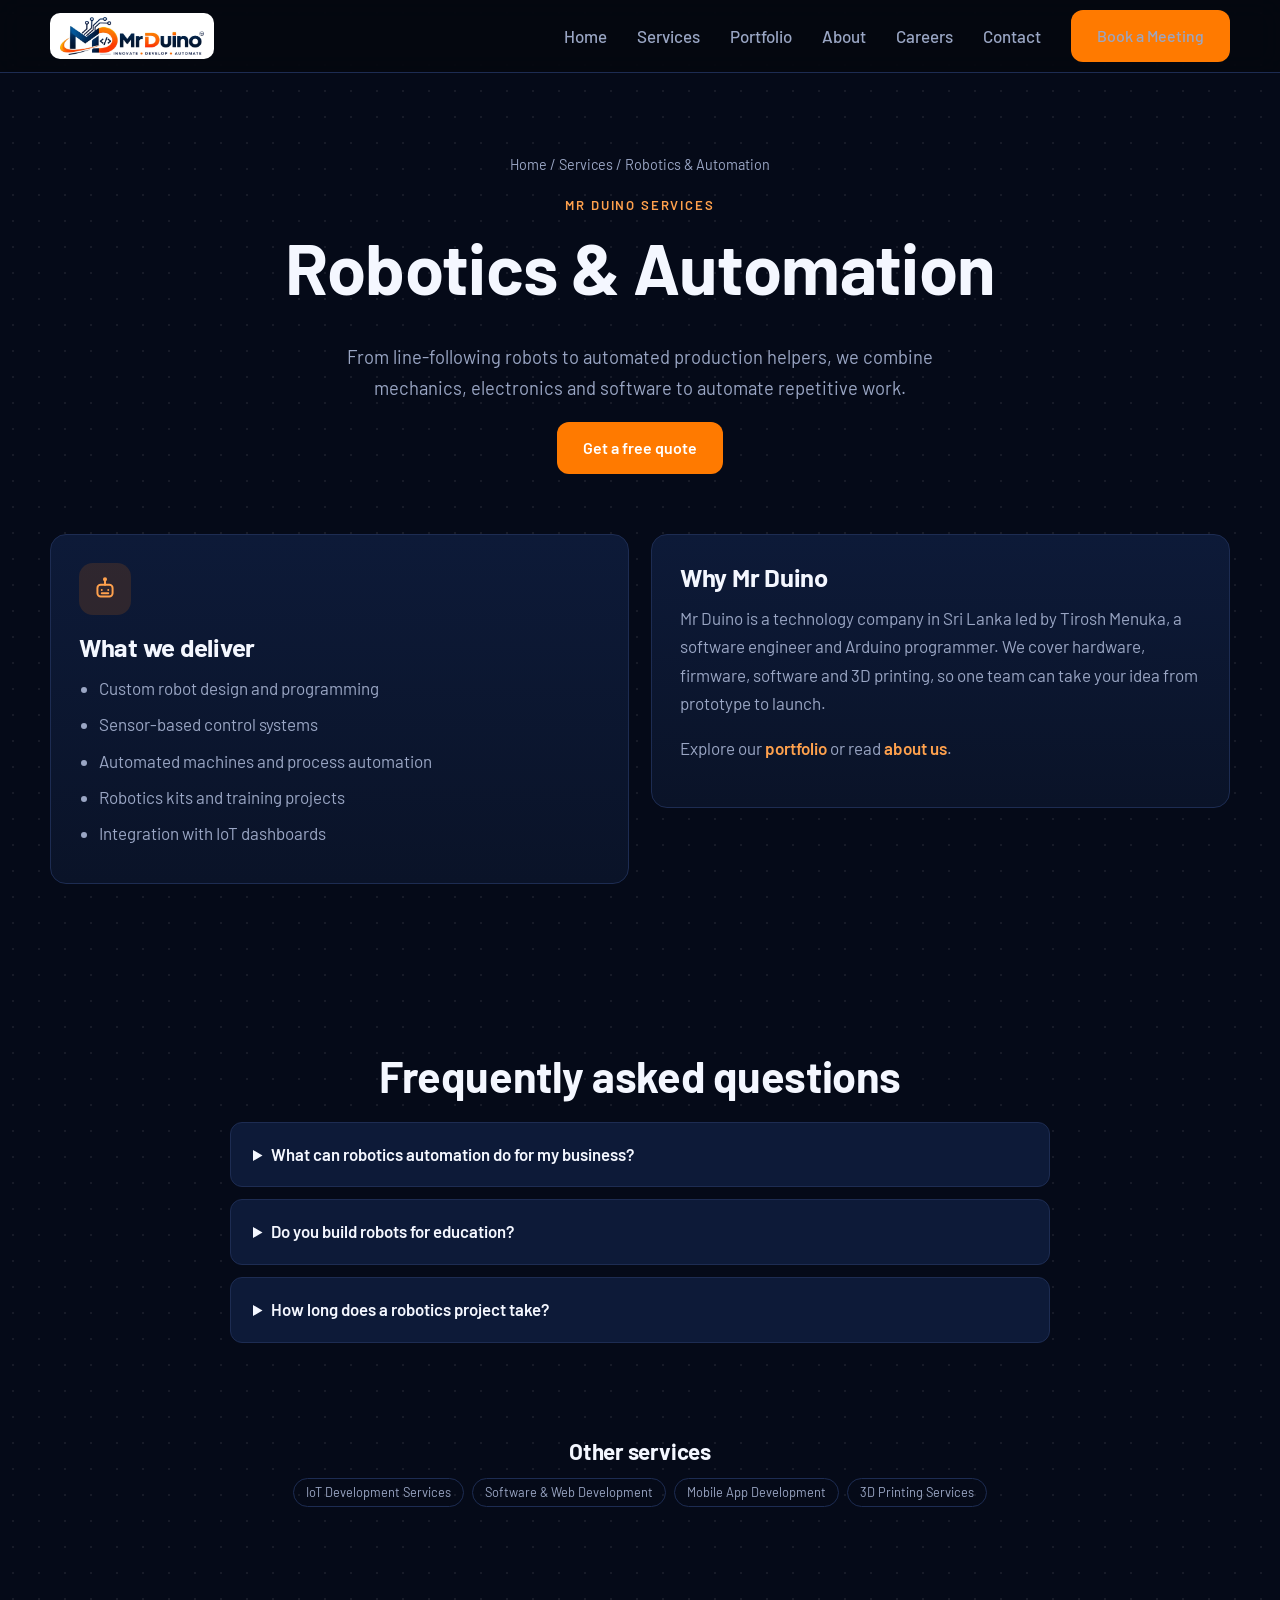
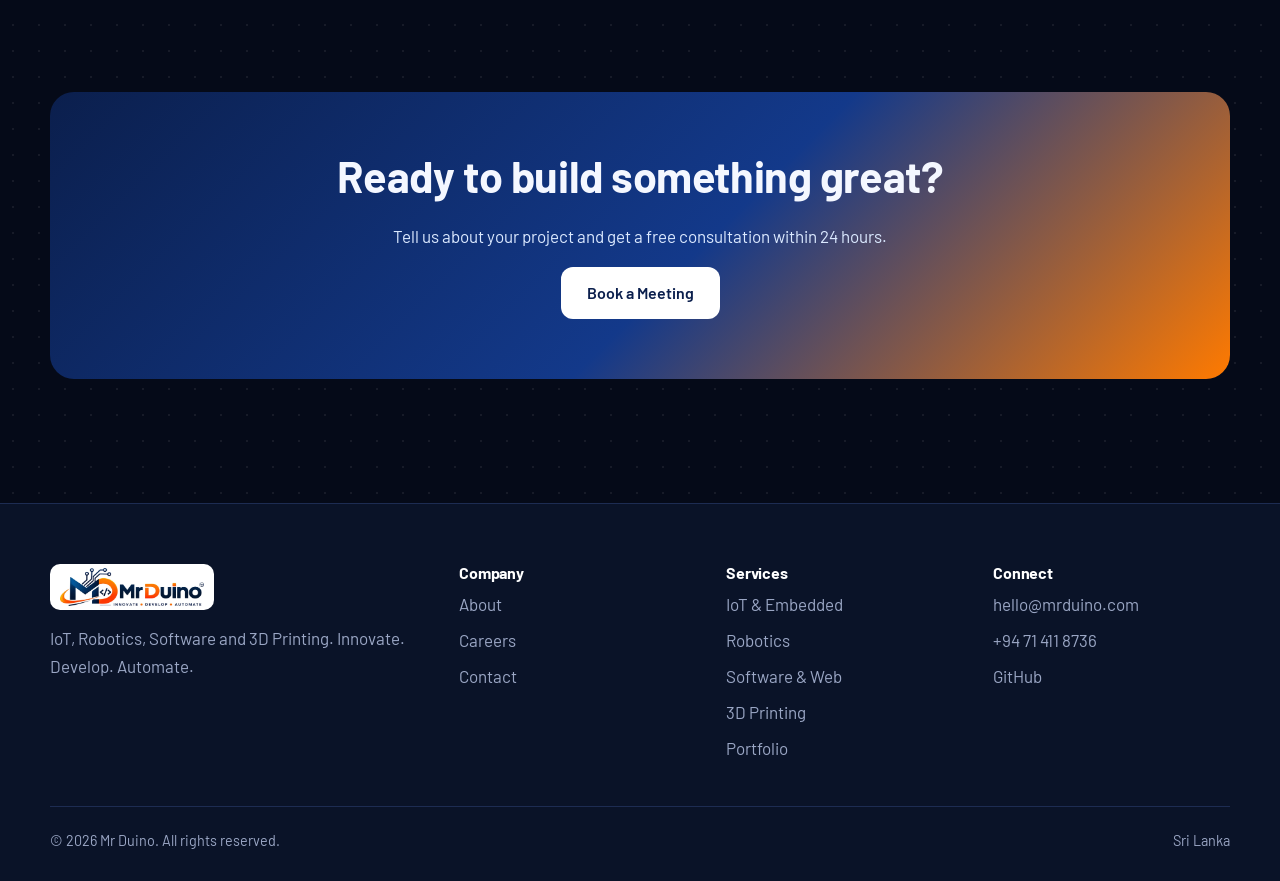
<file: robotics-automation.html>
<!DOCTYPE html>
<html lang="en">
<head>
<meta charset="utf-8">
<meta name="viewport" content="width=device-width,initial-scale=1">
<title>Robotics &amp; Automation Solutions | Custom Robots | Mr Duino</title>
<meta name="description" content="Custom robotics and automation: automated machines, smart control systems and robotic projects for industry, education and home. Talk to Mr Duino.">
<meta name="robots" content="index,follow,max-image-preview:large,max-snippet:-1">
<meta name="theme-color" content="#050a18">
<link rel="canonical" href="https://mrduino.com/robotics-automation.html">
<link rel="icon" href="assets/img/favicon-48.png" sizes="48x48" type="image/png">
<link rel="apple-touch-icon" href="assets/img/apple-touch-icon.png">
<meta property="og:type" content="website">
<meta property="og:locale" content="en_US">
<link rel="alternate" hreflang="en" href="https://mrduino.com/robotics-automation.html">
<link rel="alternate" hreflang="x-default" href="https://mrduino.com/robotics-automation.html">
<link rel="manifest" href="manifest.webmanifest">
<meta name="author" content="Tirosh Menuka">
<meta property="og:site_name" content="Mr Duino">
<meta property="og:title" content="Robotics &amp; Automation Solutions | Custom Robots | Mr Duino">
<meta property="og:description" content="Custom robotics and automation: automated machines, smart control systems and robotic projects for industry, education and home. Talk to Mr Duino.">
<meta property="og:url" content="https://mrduino.com/robotics-automation.html">
<meta property="og:image" content="https://mrduino.com/assets/img/og-image.jpg">
<meta property="og:image:width" content="1200">
<meta property="og:image:height" content="630">
<meta name="twitter:card" content="summary_large_image">
<meta name="twitter:title" content="Robotics &amp; Automation Solutions | Custom Robots | Mr Duino">
<meta name="twitter:description" content="Custom robotics and automation: automated machines, smart control systems and robotic projects for industry, education and home. Talk to Mr Duino.">
<link rel="preconnect" href="https://fonts.googleapis.com">
<link rel="preconnect" href="https://fonts.gstatic.com" crossorigin>
<link href="https://fonts.googleapis.com/css2?family=Barlow:wght@400;500;600;700;800&display=swap" rel="stylesheet">
<link rel="stylesheet" href="assets/css/styles.css">
<script type="application/ld+json">{"@context": "https://schema.org", "@type": "Organization", "name": "Mr Duino", "url": "https://mrduino.com/", "logo": "https://mrduino.com/assets/img/logo.png", "slogan": "Innovate. Develop. Automate.", "email": "hello@mrduino.com", "telephone": "+94714118736", "sameAs": ["https://github.com/menuka1"], "founder": {"@type": "Person", "name": "Tirosh Menuka"}, "address": {"@type": "PostalAddress", "addressCountry": "LK"}}</script>
<script type="application/ld+json">{"@context": "https://schema.org", "@type": "WebSite", "name": "Mr Duino", "url": "https://mrduino.com/"}</script>
<script type="application/ld+json">{"@context": "https://schema.org", "@type": "BreadcrumbList", "itemListElement": [{"@type": "ListItem", "position": 1, "name": "Home", "item": "https://mrduino.com/"}, {"@type": "ListItem", "position": 2, "name": "Services", "item": "https://mrduino.com/services.html"}, {"@type": "ListItem", "position": 3, "name": "Robotics & Automation", "item": "https://mrduino.com/robotics-automation.html"}]}</script>
<script type="application/ld+json">{"@context": "https://schema.org", "@type": "Service", "name": "Robotics & Automation", "serviceType": "Robotics & Automation", "description": "Custom robotics and automation: automated machines, smart control systems and robotic projects for industry, education and home. Talk to Mr Duino.", "url": "https://mrduino.com/robotics-automation.html", "provider": {"@type": "Organization", "name": "Mr Duino", "url": "https://mrduino.com/"}, "areaServed": "Worldwide"}</script>
<script type="application/ld+json">{"@context": "https://schema.org", "@type": "FAQPage", "mainEntity": [{"@type": "Question", "name": "What can robotics automation do for my business?", "acceptedAnswer": {"@type": "Answer", "text": "It removes repetitive manual tasks, improves accuracy and lets staff focus on higher-value work."}}, {"@type": "Question", "name": "Do you build robots for education?", "acceptedAnswer": {"@type": "Answer", "text": "Yes. We build robotics projects and demos for schools, universities and competitions."}}, {"@type": "Question", "name": "How long does a robotics project take?", "acceptedAnswer": {"@type": "Answer", "text": "Simple prototypes take 2 to 4 weeks. Larger systems depend on scope and are quoted after a discovery call."}}]}</script>
</head>
<body>
<a class="skip" href="#main">Skip to content</a>
<header class="site-header"><div class="container nav">
<a class="logo" href="index.html" aria-label="Mr Duino home"><img src="assets/img/logo.webp" alt="Mr Duino logo - Innovate, Develop, Automate" width="174" height="46"></a>
<button class="menu-btn" aria-expanded="false" aria-controls="menu">Menu</button>
<nav aria-label="Main"><ul class="nav-links" id="menu">
<li><a href="index.html">Home</a></li>
<li><a href="services.html">Services</a></li>
<li><a href="portfolio.html">Portfolio</a></li>
<li><a href="about.html">About</a></li>
<li><a href="careers.html">Careers</a></li>
<li><a href="contact.html">Contact</a></li>
<li><a class="btn" href="contact.html">Book a Meeting</a></li></ul></nav></div></header>
<main id="main">
<section class="page-hero"><div class="container"><nav class="crumbs" aria-label="Breadcrumb"><a href="index.html">Home</a> / <a href="services.html">Services</a> / Robotics &amp; Automation</nav>
<span class="eyebrow">Mr Duino services</span><h1>Robotics &amp; Automation</h1><p>From line-following robots to automated production helpers, we combine mechanics, electronics and software to automate repetitive work.</p><a class="btn" href="contact.html?service=robotics-automation">Get a free quote</a></div></section>
<section style="padding-top:30px"><div class="container grid g2" style="align-items:start">
<article class="card rv"><div class="icon"><svg viewBox="0 0 24 24" fill="none" stroke="currentColor" stroke-width="1.8" stroke-linecap="round" stroke-linejoin="round" aria-hidden="true"><rect x="5" y="8" width="14" height="11" rx="3"/><path d="M12 8V4M9 13h.01M15 13h.01M9 16h6"/><circle cx="12" cy="3" r="1"/></svg></div><h2 style="font-size:1.6rem">What we deliver</h2><ul style="color:var(--muted);padding-left:20px;margin:0"><li style='margin-bottom:8px'>Custom robot design and programming</li><li style='margin-bottom:8px'>Sensor-based control systems</li><li style='margin-bottom:8px'>Automated machines and process automation</li><li style='margin-bottom:8px'>Robotics kits and training projects</li><li style='margin-bottom:8px'>Integration with IoT dashboards</li></ul></article>
<article class="card rv"><h2 style="font-size:1.6rem">Why Mr Duino</h2><p>Mr Duino is a technology company in Sri Lanka led by Tirosh Menuka, a software engineer and Arduino programmer. We cover hardware, firmware, software and 3D printing, so one team can take your idea from prototype to launch.</p>
<p>Explore our <a class="link" href="portfolio.html">portfolio</a> or read <a class="link" href="about.html">about us</a>.</p></article></div></section>
<section><div class="container" style="max-width:820px"><div class="center rv"><h2>Frequently asked questions</h2></div><details><summary>What can robotics automation do for my business?</summary><p>It removes repetitive manual tasks, improves accuracy and lets staff focus on higher-value work.</p></details><details><summary>Do you build robots for education?</summary><p>Yes. We build robotics projects and demos for schools, universities and competitions.</p></details><details><summary>How long does a robotics project take?</summary><p>Simple prototypes take 2 to 4 weeks. Larger systems depend on scope and are quoted after a discovery call.</p></details></div></section>
<section style="padding-top:0"><div class="container"><div class="center"><h2 style="font-size:1.4rem">Other services</h2></div><ul class="tags" style="justify-content:center"><li><a href="iot-development.html">IoT Development Services</a></li><li><a href="software-web-development.html">Software &amp; Web Development</a></li><li><a href="mobile-app-development.html">Mobile App Development</a></li><li><a href="3d-printing-services.html">3D Printing Services</a></li></ul></div></section><section><div class="container"><div class="cta rv"><h2>Ready to build something great?</h2>
<p>Tell us about your project and get a free consultation within 24 hours.</p><a class="btn" href="contact.html">Book a Meeting</a></div></div></section></main>
<footer class="site-footer"><div class="container">
<div class="foot">
<div><a class="logo" href="index.html"><img src="assets/img/logo.webp" alt="Mr Duino logo - Innovate, Develop, Automate" width="174" height="46"></a>
<p style="margin-top:14px">IoT, Robotics, Software and 3D Printing. Innovate. Develop. Automate.</p></div>
<div><h3>Company</h3><ul><li><a href="about.html">About</a></li><li><a href="careers.html">Careers</a></li><li><a href="contact.html">Contact</a></li></ul></div>
<div><h3>Services</h3><ul><li><a href="iot-development.html">IoT &amp; Embedded</a></li><li><a href="robotics-automation.html">Robotics</a></li><li><a href="software-web-development.html">Software &amp; Web</a></li><li><a href="3d-printing-services.html">3D Printing</a></li><li><a href="portfolio.html">Portfolio</a></li></ul></div>
<div><h3>Connect</h3><ul><li><a href="mailto:hello@mrduino.com">hello@mrduino.com</a></li><li><a href="tel:+94714118736">+94 71 411 8736</a></li><li><a href="https://github.com/menuka1" rel="noopener" target="_blank">GitHub</a></li></ul></div>
</div>
<div class="copy"><span>&copy; <span>2026</span> Mr Duino. All rights reserved.</span><span>Sri Lanka</span></div>
</div></footer>
<script src="assets/js/main.js" defer></script>
</body></html>
</file>
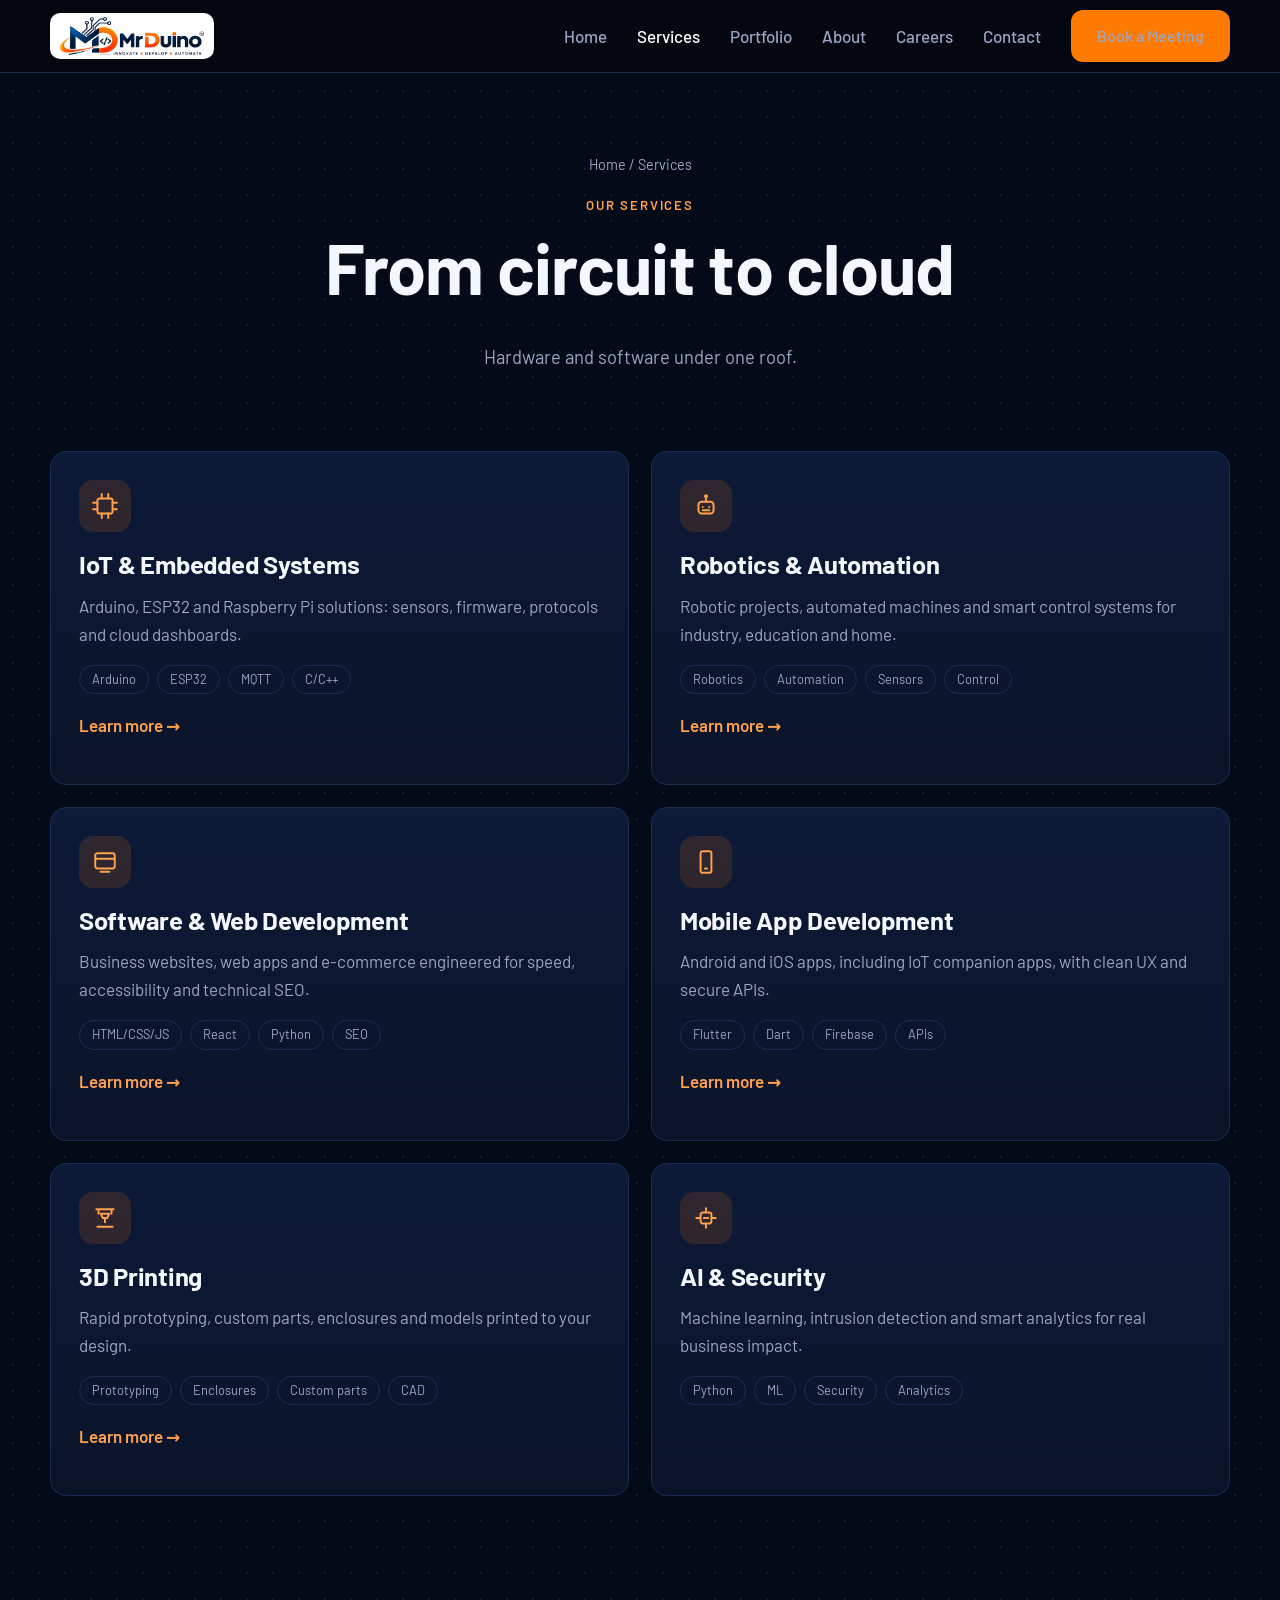
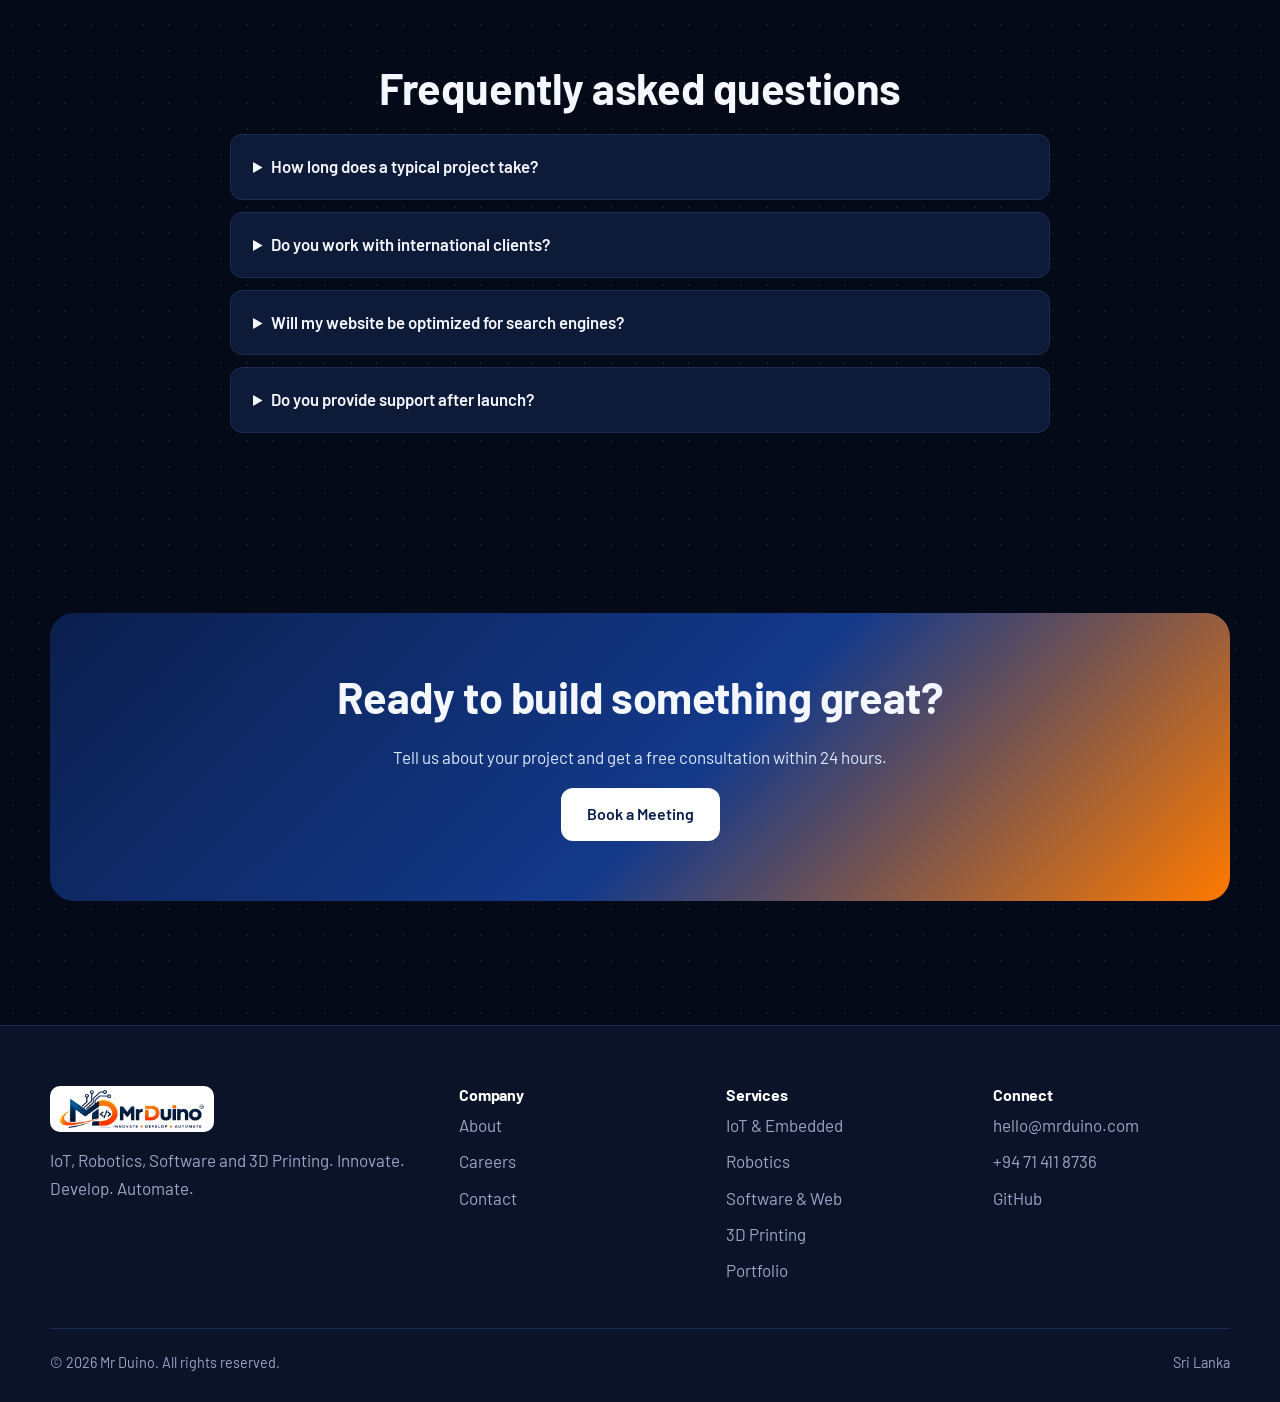
<file: services.html>
<!DOCTYPE html>
<html lang="en">
<head>
<meta charset="utf-8">
<meta name="viewport" content="width=device-width,initial-scale=1">
<title>IoT, Robotics, Software &amp; 3D Printing Services | Mr Duino</title>
<meta name="description" content="Explore Mr Duino services: IoT and embedded systems, robotics and automation, software and web development, mobile apps, 3D printing and AI.">
<meta name="robots" content="index,follow,max-image-preview:large,max-snippet:-1">
<meta name="theme-color" content="#050a18">
<link rel="canonical" href="https://mrduino.com/services.html">
<link rel="icon" href="assets/img/favicon-48.png" sizes="48x48" type="image/png">
<link rel="apple-touch-icon" href="assets/img/apple-touch-icon.png">
<meta property="og:type" content="website">
<meta property="og:locale" content="en_US">
<link rel="alternate" hreflang="en" href="https://mrduino.com/services.html">
<link rel="alternate" hreflang="x-default" href="https://mrduino.com/services.html">
<link rel="manifest" href="manifest.webmanifest">
<meta name="author" content="Tirosh Menuka">
<meta property="og:site_name" content="Mr Duino">
<meta property="og:title" content="IoT, Robotics, Software &amp; 3D Printing Services | Mr Duino">
<meta property="og:description" content="Explore Mr Duino services: IoT and embedded systems, robotics and automation, software and web development, mobile apps, 3D printing and AI.">
<meta property="og:url" content="https://mrduino.com/services.html">
<meta property="og:image" content="https://mrduino.com/assets/img/og-image.jpg">
<meta property="og:image:width" content="1200">
<meta property="og:image:height" content="630">
<meta name="twitter:card" content="summary_large_image">
<meta name="twitter:title" content="IoT, Robotics, Software &amp; 3D Printing Services | Mr Duino">
<meta name="twitter:description" content="Explore Mr Duino services: IoT and embedded systems, robotics and automation, software and web development, mobile apps, 3D printing and AI.">
<link rel="preconnect" href="https://fonts.googleapis.com">
<link rel="preconnect" href="https://fonts.gstatic.com" crossorigin>
<link href="https://fonts.googleapis.com/css2?family=Barlow:wght@400;500;600;700;800&display=swap" rel="stylesheet">
<link rel="stylesheet" href="assets/css/styles.css">
<script type="application/ld+json">{"@context": "https://schema.org", "@type": "Organization", "name": "Mr Duino", "url": "https://mrduino.com/", "logo": "https://mrduino.com/assets/img/logo.png", "slogan": "Innovate. Develop. Automate.", "email": "hello@mrduino.com", "telephone": "+94714118736", "sameAs": ["https://github.com/menuka1"], "founder": {"@type": "Person", "name": "Tirosh Menuka"}, "address": {"@type": "PostalAddress", "addressCountry": "LK"}}</script>
<script type="application/ld+json">{"@context": "https://schema.org", "@type": "WebSite", "name": "Mr Duino", "url": "https://mrduino.com/"}</script>
<script type="application/ld+json">{"@context": "https://schema.org", "@type": "BreadcrumbList", "itemListElement": [{"@type": "ListItem", "position": 1, "name": "Home", "item": "https://mrduino.com/"}, {"@type": "ListItem", "position": 2, "name": "Services", "item": "https://mrduino.com/services.html"}]}</script>
<script type="application/ld+json">{"@context": "https://schema.org", "@type": "Service", "name": "IoT & Embedded Systems", "provider": {"@type": "Organization", "name": "Mr Duino"}, "areaServed": "Worldwide", "description": "Arduino, ESP32 and Raspberry Pi solutions: sensors, firmware, protocols and cloud dashboards."}</script>
<script type="application/ld+json">{"@context": "https://schema.org", "@type": "Service", "name": "Robotics & Automation", "provider": {"@type": "Organization", "name": "Mr Duino"}, "areaServed": "Worldwide", "description": "Robotic projects, automated machines and smart control systems for industry, education and home."}</script>
<script type="application/ld+json">{"@context": "https://schema.org", "@type": "Service", "name": "Software & Web Development", "provider": {"@type": "Organization", "name": "Mr Duino"}, "areaServed": "Worldwide", "description": "Business websites, web apps and e-commerce engineered for speed, accessibility and technical SEO."}</script>
<script type="application/ld+json">{"@context": "https://schema.org", "@type": "Service", "name": "Mobile App Development", "provider": {"@type": "Organization", "name": "Mr Duino"}, "areaServed": "Worldwide", "description": "Android and iOS apps, including IoT companion apps, with clean UX and secure APIs."}</script>
<script type="application/ld+json">{"@context": "https://schema.org", "@type": "Service", "name": "3D Printing", "provider": {"@type": "Organization", "name": "Mr Duino"}, "areaServed": "Worldwide", "description": "Rapid prototyping, custom parts, enclosures and models printed to your design."}</script>
<script type="application/ld+json">{"@context": "https://schema.org", "@type": "Service", "name": "AI & Security", "provider": {"@type": "Organization", "name": "Mr Duino"}, "areaServed": "Worldwide", "description": "Machine learning, intrusion detection and smart analytics for real business impact."}</script>
<script type="application/ld+json">{"@context": "https://schema.org", "@type": "FAQPage", "mainEntity": [{"@type": "Question", "name": "How long does a typical project take?", "acceptedAnswer": {"@type": "Answer", "text": "Websites take 2 to 6 weeks; apps and AI platforms typically 2 to 5 months depending on scope."}}, {"@type": "Question", "name": "Do you work with international clients?", "acceptedAnswer": {"@type": "Answer", "text": "Yes. We serve clients worldwide and work across time zones with clear weekly communication."}}, {"@type": "Question", "name": "Will my website be optimized for search engines?", "acceptedAnswer": {"@type": "Answer", "text": "Every site we build ships with semantic HTML, structured data, fast Core Web Vitals, sitemap and clean metadata."}}, {"@type": "Question", "name": "Do you provide support after launch?", "acceptedAnswer": {"@type": "Answer", "text": "Yes, we offer maintenance and support plans for updates, monitoring and new features."}}]}</script>
</head>
<body>
<a class="skip" href="#main">Skip to content</a>
<header class="site-header"><div class="container nav">
<a class="logo" href="index.html" aria-label="Mr Duino home"><img src="assets/img/logo.webp" alt="Mr Duino logo - Innovate, Develop, Automate" width="174" height="46"></a>
<button class="menu-btn" aria-expanded="false" aria-controls="menu">Menu</button>
<nav aria-label="Main"><ul class="nav-links" id="menu">
<li><a href="index.html">Home</a></li>
<li><a href="services.html" aria-current="page">Services</a></li>
<li><a href="portfolio.html">Portfolio</a></li>
<li><a href="about.html">About</a></li>
<li><a href="careers.html">Careers</a></li>
<li><a href="contact.html">Contact</a></li>
<li><a class="btn" href="contact.html">Book a Meeting</a></li></ul></nav></div></header>
<main id="main">
<section class="page-hero"><div class="container"><nav class="crumbs" aria-label="Breadcrumb"><a href="index.html">Home</a> / Services</nav><span class="eyebrow">Our services</span><h1>From circuit to cloud</h1>
<p>Hardware and software under one roof.</p></div></section>
<section style="padding-top:30px"><div class="container grid g2"><article class="card rv" id="iot"><div class="icon"><svg viewBox="0 0 24 24" fill="none" stroke="currentColor" stroke-width="1.8" stroke-linecap="round" stroke-linejoin="round" aria-hidden="true"><rect x="5" y="5" width="14" height="14" rx="2"/><path d="M9 1v4M15 1v4M9 19v4M15 19v4M1 9h4M1 15h4M19 9h4M19 15h4"/></svg></div><h2 style="font-size:1.6rem">IoT &amp; Embedded Systems</h2><p>Arduino, ESP32 and Raspberry Pi solutions: sensors, firmware, protocols and cloud dashboards.</p><ul class="tags"><li>Arduino</li><li>ESP32</li><li>MQTT</li><li>C/C++</li></ul><p style="margin-top:16px"><a class="link" href="iot-development.html">Learn more &rarr;</a></p></article><article class="card rv" id="robotics"><div class="icon"><svg viewBox="0 0 24 24" fill="none" stroke="currentColor" stroke-width="1.8" stroke-linecap="round" stroke-linejoin="round" aria-hidden="true"><rect x="5" y="8" width="14" height="11" rx="3"/><path d="M12 8V4M9 13h.01M15 13h.01M9 16h6"/><circle cx="12" cy="3" r="1"/></svg></div><h2 style="font-size:1.6rem">Robotics &amp; Automation</h2><p>Robotic projects, automated machines and smart control systems for industry, education and home.</p><ul class="tags"><li>Robotics</li><li>Automation</li><li>Sensors</li><li>Control</li></ul><p style="margin-top:16px"><a class="link" href="robotics-automation.html">Learn more &rarr;</a></p></article><article class="card rv" id="web"><div class="icon"><svg viewBox="0 0 24 24" fill="none" stroke="currentColor" stroke-width="1.8" stroke-linecap="round" stroke-linejoin="round" aria-hidden="true"><rect x="3" y="4" width="18" height="14" rx="2"/><path d="M3 9h18M8 21h8"/></svg></div><h2 style="font-size:1.6rem">Software &amp; Web Development</h2><p>Business websites, web apps and e-commerce engineered for speed, accessibility and technical SEO.</p><ul class="tags"><li>HTML/CSS/JS</li><li>React</li><li>Python</li><li>SEO</li></ul><p style="margin-top:16px"><a class="link" href="software-web-development.html">Learn more &rarr;</a></p></article><article class="card rv" id="app"><div class="icon"><svg viewBox="0 0 24 24" fill="none" stroke="currentColor" stroke-width="1.8" stroke-linecap="round" stroke-linejoin="round" aria-hidden="true"><rect x="7" y="2" width="10" height="20" rx="2"/><path d="M11 18h2"/></svg></div><h2 style="font-size:1.6rem">Mobile App Development</h2><p>Android and iOS apps, including IoT companion apps, with clean UX and secure APIs.</p><ul class="tags"><li>Flutter</li><li>Dart</li><li>Firebase</li><li>APIs</li></ul><p style="margin-top:16px"><a class="link" href="mobile-app-development.html">Learn more &rarr;</a></p></article><article class="card rv" id="print"><div class="icon"><svg viewBox="0 0 24 24" fill="none" stroke="currentColor" stroke-width="1.8" stroke-linecap="round" stroke-linejoin="round" aria-hidden="true"><path d="M4 4h16M6 4v4M18 4v4M8 8h8l-2 4h-4zM5 20h14M12 12v4"/></svg></div><h2 style="font-size:1.6rem">3D Printing</h2><p>Rapid prototyping, custom parts, enclosures and models printed to your design.</p><ul class="tags"><li>Prototyping</li><li>Enclosures</li><li>Custom parts</li><li>CAD</li></ul><p style="margin-top:16px"><a class="link" href="3d-printing-services.html">Learn more &rarr;</a></p></article><article class="card rv" id="ai"><div class="icon"><svg viewBox="0 0 24 24" fill="none" stroke="currentColor" stroke-width="1.8" stroke-linecap="round" stroke-linejoin="round" aria-hidden="true"><path d="M12 3v3M12 18v3M3 12h3M18 12h3"/><rect x="7" y="7" width="10" height="10" rx="2"/><path d="M10 12h4"/></svg></div><h2 style="font-size:1.6rem">AI &amp; Security</h2><p>Machine learning, intrusion detection and smart analytics for real business impact.</p><ul class="tags"><li>Python</li><li>ML</li><li>Security</li><li>Analytics</li></ul></article></div></section>
<section><div class="container" style="max-width:820px"><div class="center rv"><h2>Frequently asked questions</h2></div>
<details><summary>How long does a typical project take?</summary><p>Websites take 2 to 6 weeks; apps and AI platforms typically 2 to 5 months depending on scope.</p></details>
<details><summary>Do you work with international clients?</summary><p>Yes. We serve clients worldwide and work across time zones with clear weekly communication.</p></details>
<details><summary>Will my website be optimized for search engines?</summary><p>Every site we build ships with semantic HTML, structured data, fast Core Web Vitals, sitemap and clean metadata.</p></details>
<details><summary>Do you provide support after launch?</summary><p>Yes, we offer maintenance and support plans for updates, monitoring and new features.</p></details></div></section>
<section><div class="container"><div class="cta rv"><h2>Ready to build something great?</h2>
<p>Tell us about your project and get a free consultation within 24 hours.</p><a class="btn" href="contact.html">Book a Meeting</a></div></div></section></main>
<footer class="site-footer"><div class="container">
<div class="foot">
<div><a class="logo" href="index.html"><img src="assets/img/logo.webp" alt="Mr Duino logo - Innovate, Develop, Automate" width="174" height="46"></a>
<p style="margin-top:14px">IoT, Robotics, Software and 3D Printing. Innovate. Develop. Automate.</p></div>
<div><h3>Company</h3><ul><li><a href="about.html">About</a></li><li><a href="careers.html">Careers</a></li><li><a href="contact.html">Contact</a></li></ul></div>
<div><h3>Services</h3><ul><li><a href="iot-development.html">IoT &amp; Embedded</a></li><li><a href="robotics-automation.html">Robotics</a></li><li><a href="software-web-development.html">Software &amp; Web</a></li><li><a href="3d-printing-services.html">3D Printing</a></li><li><a href="portfolio.html">Portfolio</a></li></ul></div>
<div><h3>Connect</h3><ul><li><a href="mailto:hello@mrduino.com">hello@mrduino.com</a></li><li><a href="tel:+94714118736">+94 71 411 8736</a></li><li><a href="https://github.com/menuka1" rel="noopener" target="_blank">GitHub</a></li></ul></div>
</div>
<div class="copy"><span>&copy; <span>2026</span> Mr Duino. All rights reserved.</span><span>Sri Lanka</span></div>
</div></footer>
<script src="assets/js/main.js" defer></script>
</body></html>
</file>
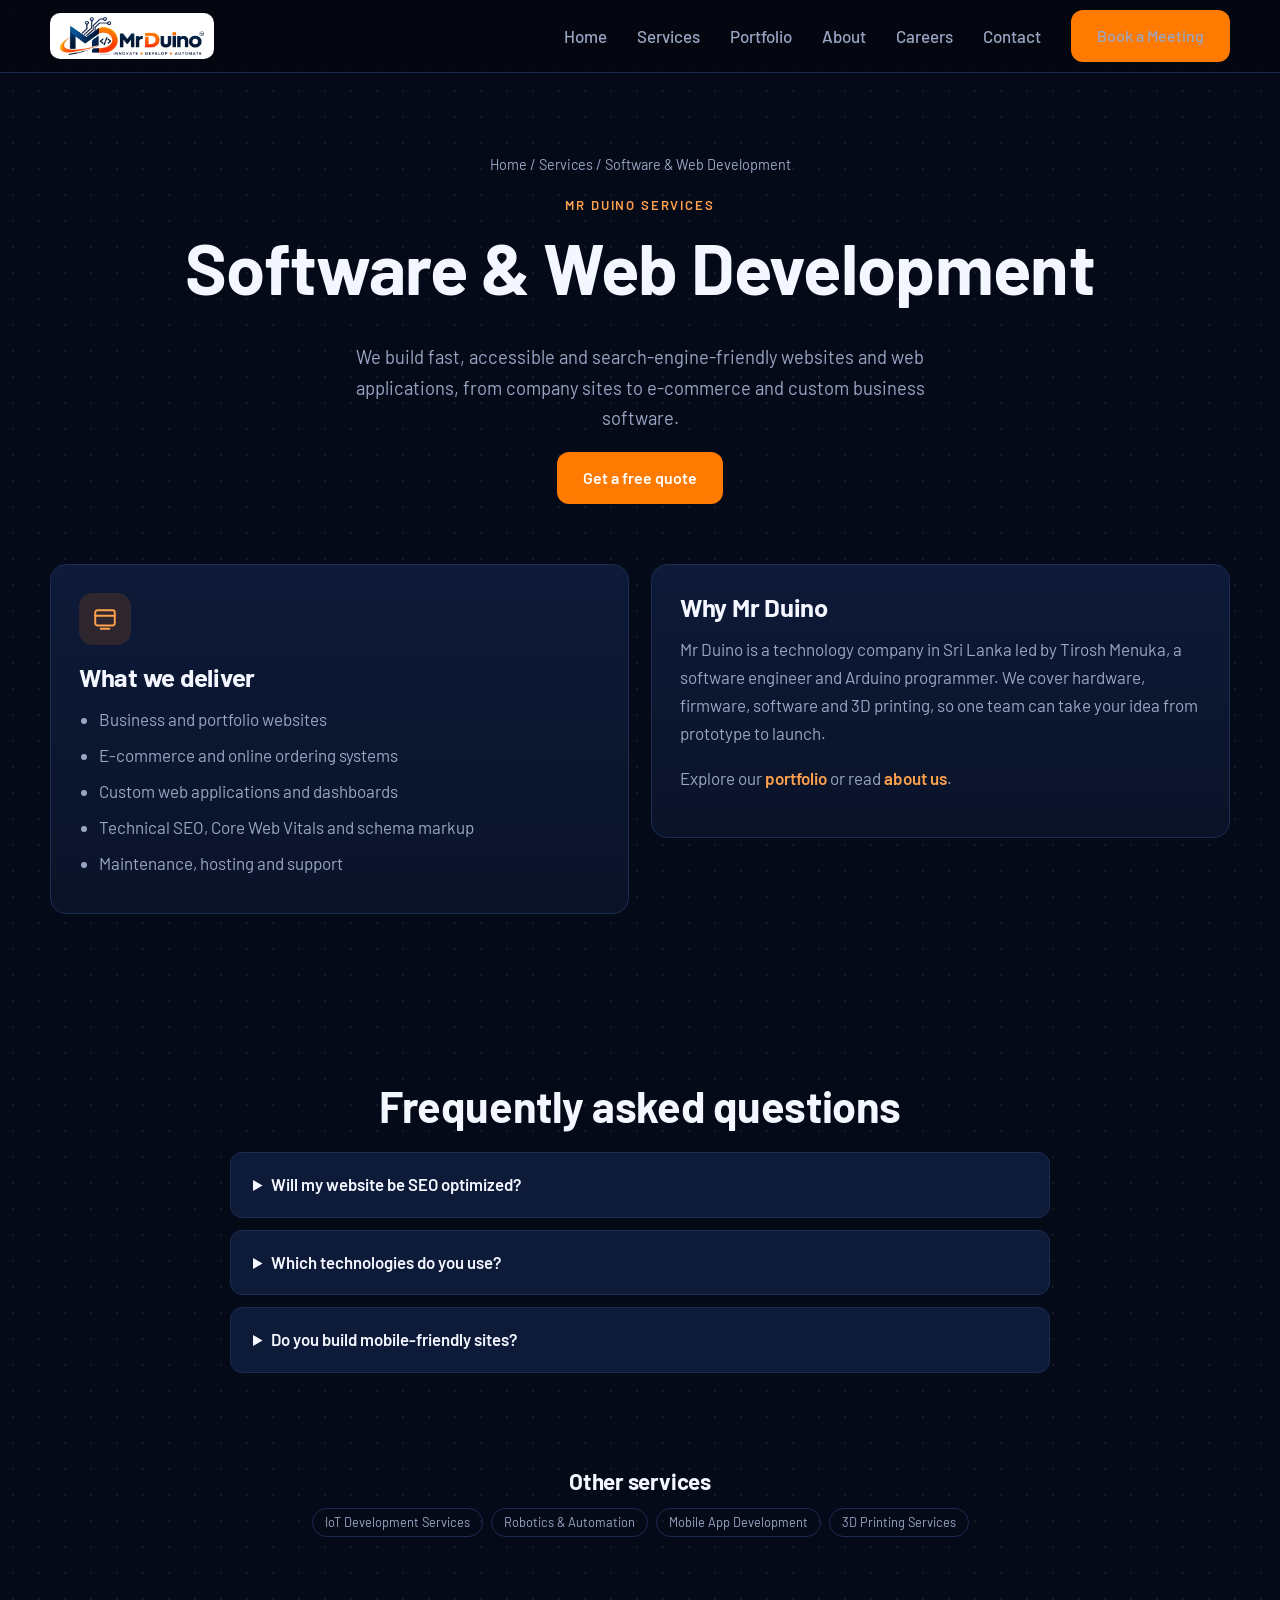
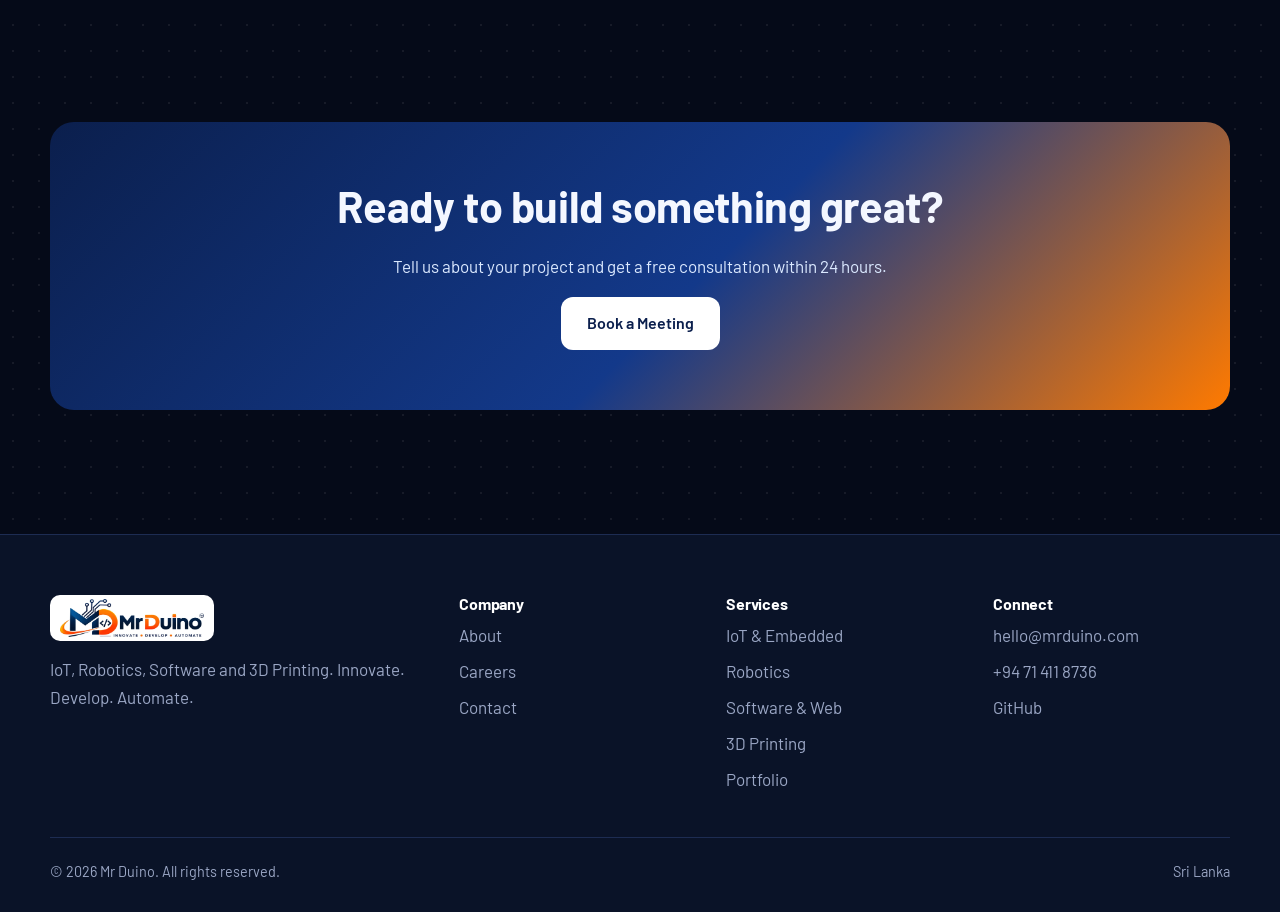
<file: software-web-development.html>
<!DOCTYPE html>
<html lang="en">
<head>
<meta charset="utf-8">
<meta name="viewport" content="width=device-width,initial-scale=1">
<title>Web &amp; Software Development | Mr Duino</title>
<meta name="description" content="SEO-friendly website and custom software development with HTML, CSS, JavaScript, Python and React. Fast, secure, mobile-first. Get a quote from Mr Duino.">
<meta name="robots" content="index,follow,max-image-preview:large,max-snippet:-1">
<meta name="theme-color" content="#050a18">
<link rel="canonical" href="https://mrduino.com/software-web-development.html">
<link rel="icon" href="assets/img/favicon-48.png" sizes="48x48" type="image/png">
<link rel="apple-touch-icon" href="assets/img/apple-touch-icon.png">
<meta property="og:type" content="website">
<meta property="og:locale" content="en_US">
<link rel="alternate" hreflang="en" href="https://mrduino.com/software-web-development.html">
<link rel="alternate" hreflang="x-default" href="https://mrduino.com/software-web-development.html">
<link rel="manifest" href="manifest.webmanifest">
<meta name="author" content="Tirosh Menuka">
<meta property="og:site_name" content="Mr Duino">
<meta property="og:title" content="Web &amp; Software Development | Mr Duino">
<meta property="og:description" content="SEO-friendly website and custom software development with HTML, CSS, JavaScript, Python and React. Fast, secure, mobile-first. Get a quote from Mr Duino.">
<meta property="og:url" content="https://mrduino.com/software-web-development.html">
<meta property="og:image" content="https://mrduino.com/assets/img/og-image.jpg">
<meta property="og:image:width" content="1200">
<meta property="og:image:height" content="630">
<meta name="twitter:card" content="summary_large_image">
<meta name="twitter:title" content="Web &amp; Software Development | Mr Duino">
<meta name="twitter:description" content="SEO-friendly website and custom software development with HTML, CSS, JavaScript, Python and React. Fast, secure, mobile-first. Get a quote from Mr Duino.">
<link rel="preconnect" href="https://fonts.googleapis.com">
<link rel="preconnect" href="https://fonts.gstatic.com" crossorigin>
<link href="https://fonts.googleapis.com/css2?family=Barlow:wght@400;500;600;700;800&display=swap" rel="stylesheet">
<link rel="stylesheet" href="assets/css/styles.css">
<script type="application/ld+json">{"@context": "https://schema.org", "@type": "Organization", "name": "Mr Duino", "url": "https://mrduino.com/", "logo": "https://mrduino.com/assets/img/logo.png", "slogan": "Innovate. Develop. Automate.", "email": "hello@mrduino.com", "telephone": "+94714118736", "sameAs": ["https://github.com/menuka1"], "founder": {"@type": "Person", "name": "Tirosh Menuka"}, "address": {"@type": "PostalAddress", "addressCountry": "LK"}}</script>
<script type="application/ld+json">{"@context": "https://schema.org", "@type": "WebSite", "name": "Mr Duino", "url": "https://mrduino.com/"}</script>
<script type="application/ld+json">{"@context": "https://schema.org", "@type": "BreadcrumbList", "itemListElement": [{"@type": "ListItem", "position": 1, "name": "Home", "item": "https://mrduino.com/"}, {"@type": "ListItem", "position": 2, "name": "Services", "item": "https://mrduino.com/services.html"}, {"@type": "ListItem", "position": 3, "name": "Software & Web Development", "item": "https://mrduino.com/software-web-development.html"}]}</script>
<script type="application/ld+json">{"@context": "https://schema.org", "@type": "Service", "name": "Software & Web Development", "serviceType": "Software & Web Development", "description": "SEO-friendly website and custom software development with HTML, CSS, JavaScript, Python and React. Fast, secure, mobile-first. Get a quote from Mr Duino.", "url": "https://mrduino.com/software-web-development.html", "provider": {"@type": "Organization", "name": "Mr Duino", "url": "https://mrduino.com/"}, "areaServed": "Worldwide"}</script>
<script type="application/ld+json">{"@context": "https://schema.org", "@type": "FAQPage", "mainEntity": [{"@type": "Question", "name": "Will my website be SEO optimized?", "acceptedAnswer": {"@type": "Answer", "text": "Yes. Every site ships with semantic HTML, structured data, a sitemap, fast loading and clean metadata."}}, {"@type": "Question", "name": "Which technologies do you use?", "acceptedAnswer": {"@type": "Answer", "text": "HTML, CSS, JavaScript, React, Python and modern back-end tools, chosen to fit your project."}}, {"@type": "Question", "name": "Do you build mobile-friendly sites?", "acceptedAnswer": {"@type": "Answer", "text": "All our websites are mobile-first and tested on phones, tablets and desktops."}}]}</script>
</head>
<body>
<a class="skip" href="#main">Skip to content</a>
<header class="site-header"><div class="container nav">
<a class="logo" href="index.html" aria-label="Mr Duino home"><img src="assets/img/logo.webp" alt="Mr Duino logo - Innovate, Develop, Automate" width="174" height="46"></a>
<button class="menu-btn" aria-expanded="false" aria-controls="menu">Menu</button>
<nav aria-label="Main"><ul class="nav-links" id="menu">
<li><a href="index.html">Home</a></li>
<li><a href="services.html">Services</a></li>
<li><a href="portfolio.html">Portfolio</a></li>
<li><a href="about.html">About</a></li>
<li><a href="careers.html">Careers</a></li>
<li><a href="contact.html">Contact</a></li>
<li><a class="btn" href="contact.html">Book a Meeting</a></li></ul></nav></div></header>
<main id="main">
<section class="page-hero"><div class="container"><nav class="crumbs" aria-label="Breadcrumb"><a href="index.html">Home</a> / <a href="services.html">Services</a> / Software &amp; Web Development</nav>
<span class="eyebrow">Mr Duino services</span><h1>Software &amp; Web Development</h1><p>We build fast, accessible and search-engine-friendly websites and web applications, from company sites to e-commerce and custom business software.</p><a class="btn" href="contact.html?service=software-web-development">Get a free quote</a></div></section>
<section style="padding-top:30px"><div class="container grid g2" style="align-items:start">
<article class="card rv"><div class="icon"><svg viewBox="0 0 24 24" fill="none" stroke="currentColor" stroke-width="1.8" stroke-linecap="round" stroke-linejoin="round" aria-hidden="true"><rect x="3" y="4" width="18" height="14" rx="2"/><path d="M3 9h18M8 21h8"/></svg></div><h2 style="font-size:1.6rem">What we deliver</h2><ul style="color:var(--muted);padding-left:20px;margin:0"><li style='margin-bottom:8px'>Business and portfolio websites</li><li style='margin-bottom:8px'>E-commerce and online ordering systems</li><li style='margin-bottom:8px'>Custom web applications and dashboards</li><li style='margin-bottom:8px'>Technical SEO, Core Web Vitals and schema markup</li><li style='margin-bottom:8px'>Maintenance, hosting and support</li></ul></article>
<article class="card rv"><h2 style="font-size:1.6rem">Why Mr Duino</h2><p>Mr Duino is a technology company in Sri Lanka led by Tirosh Menuka, a software engineer and Arduino programmer. We cover hardware, firmware, software and 3D printing, so one team can take your idea from prototype to launch.</p>
<p>Explore our <a class="link" href="portfolio.html">portfolio</a> or read <a class="link" href="about.html">about us</a>.</p></article></div></section>
<section><div class="container" style="max-width:820px"><div class="center rv"><h2>Frequently asked questions</h2></div><details><summary>Will my website be SEO optimized?</summary><p>Yes. Every site ships with semantic HTML, structured data, a sitemap, fast loading and clean metadata.</p></details><details><summary>Which technologies do you use?</summary><p>HTML, CSS, JavaScript, React, Python and modern back-end tools, chosen to fit your project.</p></details><details><summary>Do you build mobile-friendly sites?</summary><p>All our websites are mobile-first and tested on phones, tablets and desktops.</p></details></div></section>
<section style="padding-top:0"><div class="container"><div class="center"><h2 style="font-size:1.4rem">Other services</h2></div><ul class="tags" style="justify-content:center"><li><a href="iot-development.html">IoT Development Services</a></li><li><a href="robotics-automation.html">Robotics &amp; Automation</a></li><li><a href="mobile-app-development.html">Mobile App Development</a></li><li><a href="3d-printing-services.html">3D Printing Services</a></li></ul></div></section><section><div class="container"><div class="cta rv"><h2>Ready to build something great?</h2>
<p>Tell us about your project and get a free consultation within 24 hours.</p><a class="btn" href="contact.html">Book a Meeting</a></div></div></section></main>
<footer class="site-footer"><div class="container">
<div class="foot">
<div><a class="logo" href="index.html"><img src="assets/img/logo.webp" alt="Mr Duino logo - Innovate, Develop, Automate" width="174" height="46"></a>
<p style="margin-top:14px">IoT, Robotics, Software and 3D Printing. Innovate. Develop. Automate.</p></div>
<div><h3>Company</h3><ul><li><a href="about.html">About</a></li><li><a href="careers.html">Careers</a></li><li><a href="contact.html">Contact</a></li></ul></div>
<div><h3>Services</h3><ul><li><a href="iot-development.html">IoT &amp; Embedded</a></li><li><a href="robotics-automation.html">Robotics</a></li><li><a href="software-web-development.html">Software &amp; Web</a></li><li><a href="3d-printing-services.html">3D Printing</a></li><li><a href="portfolio.html">Portfolio</a></li></ul></div>
<div><h3>Connect</h3><ul><li><a href="mailto:hello@mrduino.com">hello@mrduino.com</a></li><li><a href="tel:+94714118736">+94 71 411 8736</a></li><li><a href="https://github.com/menuka1" rel="noopener" target="_blank">GitHub</a></li></ul></div>
</div>
<div class="copy"><span>&copy; <span>2026</span> Mr Duino. All rights reserved.</span><span>Sri Lanka</span></div>
</div></footer>
<script src="assets/js/main.js" defer></script>
</body></html>
</file>
<file: assets/css/styles.css>
:root{
  --bg:#050a18;--bg2:#0a1328;--card:#0d1a38;--line:#1d2c52;
  --text:#f4f7ff;--muted:#9aa6c4;--blue:#ff7a00;--blue2:#ffa14d;--navy:#0b1f4d;--green:#2dff9a;--purple:#8a4dff;
  --r:16px;--max:1180px;
}
*,*::before,*::after{box-sizing:border-box}
html{scroll-behavior:smooth}
body{margin:0;background:var(--bg);color:var(--text);font-family:'Barlow',system-ui,-apple-system,Segoe UI,Roboto,sans-serif;font-size:17px;line-height:1.65;-webkit-font-smoothing:antialiased;
  background-image:radial-gradient(rgba(255,255,255,.07) 1px,transparent 1px);background-size:26px 26px}
img,svg{max-width:100%;display:block}
a{color:inherit;text-decoration:none}
h1,h2,h3{line-height:1.12;margin:0 0 .5em;font-weight:700;letter-spacing:-.01em}
h1{font-size:clamp(2.4rem,6vw,4.4rem)}
h2{font-size:clamp(1.8rem,3.6vw,2.7rem)}
h3{font-size:1.25rem}
p{margin:0 0 1em;color:var(--muted)}
.container{width:min(100% - 32px,var(--max));margin-inline:auto}
.skip{position:absolute;left:-999px;top:8px;background:var(--blue);color:#fff;padding:8px 14px;border-radius:8px;z-index:100}
.skip:focus{left:8px}
:focus-visible{outline:2px solid var(--blue2);outline-offset:3px;border-radius:6px}

/* header */
.site-header{position:sticky;top:0;z-index:50;backdrop-filter:blur(14px);background:rgba(5,7,13,.78);border-bottom:1px solid var(--line)}
.nav{display:flex;align-items:center;justify-content:space-between;height:72px}
.logo{display:flex;align-items:center}
.logo img{height:46px;width:auto;background:#fff;border-radius:10px;padding:4px 10px}
.nav-links{display:flex;align-items:center;gap:30px;list-style:none;margin:0;padding:0}
.nav-links a{color:var(--muted);font-weight:500;transition:color .2s}
.nav-links a:hover,.nav-links a[aria-current=page]{color:#fff}
.menu-btn{display:none;background:none;border:1px solid var(--line);color:#fff;border-radius:10px;padding:8px 12px;font-size:1rem;cursor:pointer}

/* buttons */
.btn{display:inline-flex;align-items:center;gap:8px;background:var(--blue);color:#fff;padding:13px 26px;border-radius:12px;font-weight:600;border:0;cursor:pointer;font-family:inherit;font-size:1rem;transition:transform .2s,box-shadow .2s,background .2s}
.btn:hover{color:#fff;transform:translateY(-2px);box-shadow:0 10px 30px rgba(255,122,0,.35);background:#ff9020}
.btn.ghost{background:transparent;border:1px solid var(--line)}
.btn.ghost:hover{background:var(--card);box-shadow:none}

/* hero */
.hero{padding:90px 0 70px;position:relative;overflow:hidden}
.hero::before{content:"";position:absolute;right:-10%;top:-10%;width:60%;height:120%;background:radial-gradient(circle,rgba(255,122,0,.28),transparent 62%);pointer-events:none}
.hero-grid{display:grid;grid-template-columns:1.15fr .85fr;gap:40px;align-items:center;position:relative}
.hl{background:var(--blue);padding:0 .22em;border-radius:.22em;display:inline-block}
.hero p.lead{font-size:1.25rem;max-width:34ch;margin:24px 0 32px}
.proof{display:flex;align-items:center;gap:14px;margin-top:34px;color:var(--muted);font-size:.95rem}
.avatars{display:flex}
.avatars i{width:36px;height:36px;border-radius:50%;border:2px solid var(--bg);margin-left:-10px;background:linear-gradient(135deg,var(--blue),var(--purple))}
.avatars i:first-child{margin-left:0}
.avatars i:nth-child(2){background:linear-gradient(135deg,var(--green),var(--blue))}
.avatars i:nth-child(3){background:linear-gradient(135deg,var(--purple),#ff4d9a)}
.logo-card{background:#fff;border-radius:28px;padding:34px;box-shadow:0 30px 80px rgba(255,122,0,.25)}
.logo-card img{width:100%;height:auto}
.hero-art{animation:float 6s ease-in-out infinite;filter:drop-shadow(0 30px 60px rgba(255,122,0,.35))}
@keyframes float{50%{transform:translateY(-14px)}}

/* sections */
section{padding:84px 0}
.eyebrow{color:var(--blue2);font-weight:600;letter-spacing:.14em;text-transform:uppercase;font-size:.82rem;margin-bottom:12px;display:block}
.center{text-align:center}
.center p{max-width:62ch;margin-inline:auto}
.grid{display:grid;gap:22px}
.g3{grid-template-columns:repeat(3,1fr)}
.g4{grid-template-columns:repeat(4,1fr)}
.g2{grid-template-columns:repeat(2,1fr)}
.card{background:linear-gradient(180deg,var(--card),var(--bg2));border:1px solid var(--line);border-radius:var(--r);padding:28px;transition:transform .25s,border-color .25s}
.card:hover{transform:translateY(-6px);border-color:var(--blue)}
.icon{width:52px;height:52px;border-radius:14px;display:grid;place-items:center;background:rgba(255,122,0,.14);color:var(--blue2);margin-bottom:18px}
.icon svg{width:26px;height:26px}
.stats{background:var(--bg2);border-block:1px solid var(--line);padding:46px 0}
.stat{text-align:center}
.stat b{display:block;font-size:2.8rem;color:#fff;line-height:1}
.stat span{color:var(--muted)}
.tags{display:flex;flex-wrap:wrap;gap:8px;margin-top:14px;padding:0;list-style:none}
.tags li{font-size:.8rem;border:1px solid var(--line);border-radius:99px;padding:3px 12px;color:var(--muted)}

/* portfolio */
.filters{display:flex;gap:10px;flex-wrap:wrap;justify-content:center;margin:26px 0 36px}
.filters button{background:var(--card);color:var(--muted);border:1px solid var(--line);border-radius:99px;padding:8px 20px;cursor:pointer;font-family:inherit;font-size:.95rem}
.filters button.on,.filters button:hover{background:var(--blue);color:#fff;border-color:var(--blue)}
.proj .thumb{width:100%;height:auto;aspect-ratio:16/9;object-fit:cover;border-radius:12px;margin-bottom:18px;background:var(--bg2)}
.proj.hide{display:none}
.t1{background:linear-gradient(135deg,#ff7a00,#5c2a00)}.t2{background:linear-gradient(135deg,#2dff9a,#07525b)}.t3{background:linear-gradient(135deg,#8a4dff,#2a0f5c)}.t4{background:linear-gradient(135deg,#ff8a4d,#5c1d0f)}.t5{background:linear-gradient(135deg,#4db0ff,#0b2b52)}.t6{background:linear-gradient(135deg,#ff4d9a,#4a0f3a)}
.link{color:var(--blue2);font-weight:600}
.link:hover{text-decoration:underline}

/* process / list */
.steps{counter-reset:s}
.steps .card::before{counter-increment:s;content:"0" counter(s);display:block;font-size:2rem;font-weight:800;color:var(--blue);margin-bottom:8px}
.cta{background:linear-gradient(135deg,#0b1f4d,#13398a 55%,#ff7a00);border-radius:24px;padding:60px 28px;text-align:center}
.cta p{color:#dbe9ff}
.cta .btn{background:#fff;color:#0b1f4d}
.page-hero{padding:80px 0 30px;text-align:center}
.page-hero p{max-width:60ch;margin-inline:auto;font-size:1.15rem}
.crumbs{font-size:.9rem;color:var(--muted);margin-bottom:18px}
.crumbs a:hover{color:#fff}

/* jobs */
.job{display:flex;justify-content:space-between;align-items:center;gap:18px;flex-wrap:wrap}
.job h3{margin:0}.job p{margin:4px 0 0}

/* faq */
details{background:var(--card);border:1px solid var(--line);border-radius:12px;padding:18px 22px;margin-bottom:12px}
summary{cursor:pointer;font-weight:600;font-size:1.05rem}
details p{margin:12px 0 0}

/* form */
form{display:grid;gap:16px}
label{font-weight:500;font-size:.95rem}
input,select,textarea{width:100%;margin-top:6px;background:var(--bg2);border:1px solid var(--line);color:#fff;border-radius:12px;padding:13px 15px;font:inherit}
input:focus,select:focus,textarea:focus{border-color:var(--blue);outline:none}
textarea{min-height:140px;resize:vertical}
.msg{color:var(--green);font-weight:500;min-height:1.4em}

/* footer */
.site-footer{border-top:1px solid var(--line);background:var(--bg2);padding:60px 0 28px;margin-top:40px}
.foot{display:grid;grid-template-columns:1.6fr 1fr 1fr 1fr;gap:30px}
.foot h3{font-size:1rem;color:#fff}
.foot ul{list-style:none;padding:0;margin:0}
.foot li{margin-bottom:8px}
.foot a{color:var(--muted)}.foot a:hover{color:#fff}
.copy{border-top:1px solid var(--line);margin-top:36px;padding-top:22px;color:var(--muted);font-size:.9rem;display:flex;justify-content:space-between;flex-wrap:wrap;gap:10px}

/* reveal */
.rv{opacity:0;transform:translateY(24px);transition:opacity .7s,transform .7s}
.rv.in{opacity:1;transform:none}

@media(max-width:900px){
  .hero-grid,.g2{grid-template-columns:1fr}
  .g3,.g4{grid-template-columns:1fr 1fr}
  .hero-art{max-width:420px;margin-inline:auto}
  .foot{grid-template-columns:1fr 1fr}
  .menu-btn{display:block}
  .nav-links{position:absolute;top:72px;left:0;right:0;background:var(--bg);flex-direction:column;padding:20px;gap:18px;border-bottom:1px solid var(--line);display:none}
  .nav-links.open{display:flex}
}
@media(max-width:560px){
  .g3,.g4{grid-template-columns:1fr}
  section{padding:60px 0}
  .foot{grid-template-columns:1fr}
}
@media(prefers-reduced-motion:reduce){*{animation:none!important;transition:none!important}.rv{opacity:1;transform:none}}
</file>
